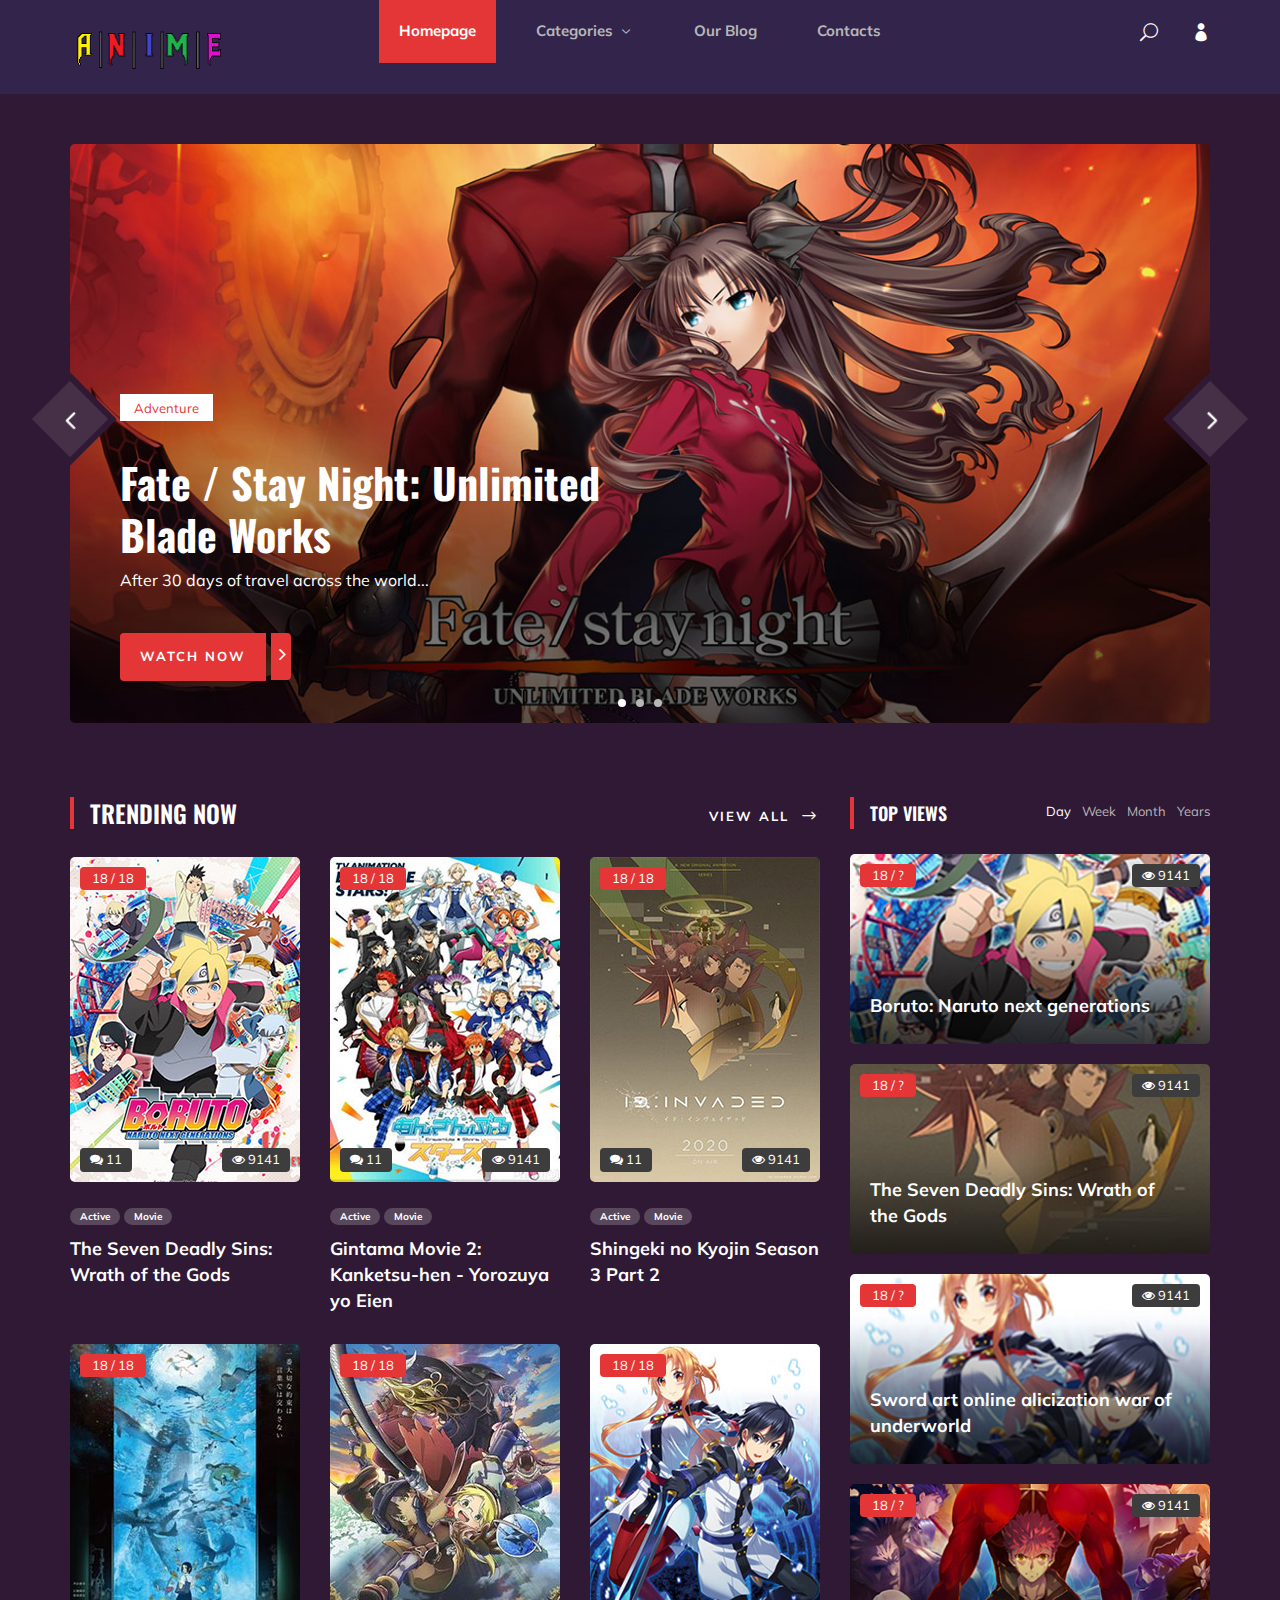
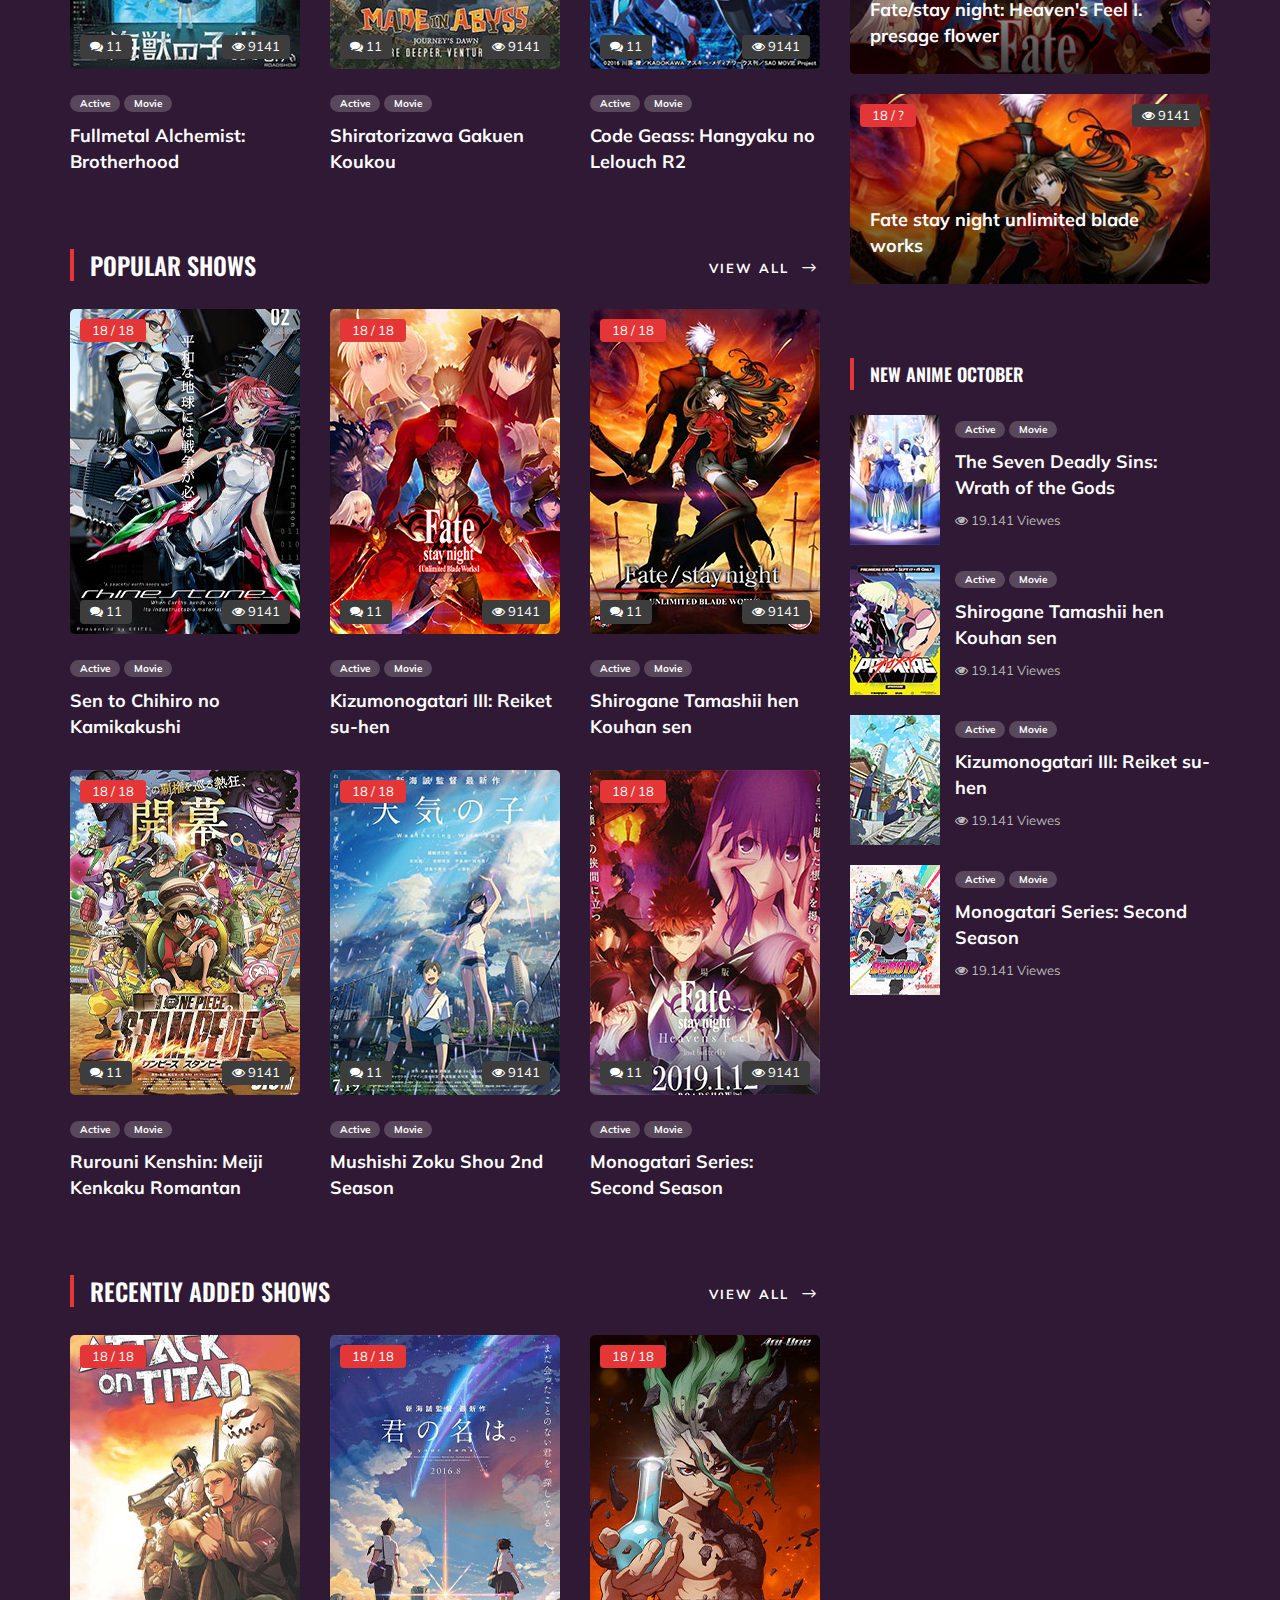
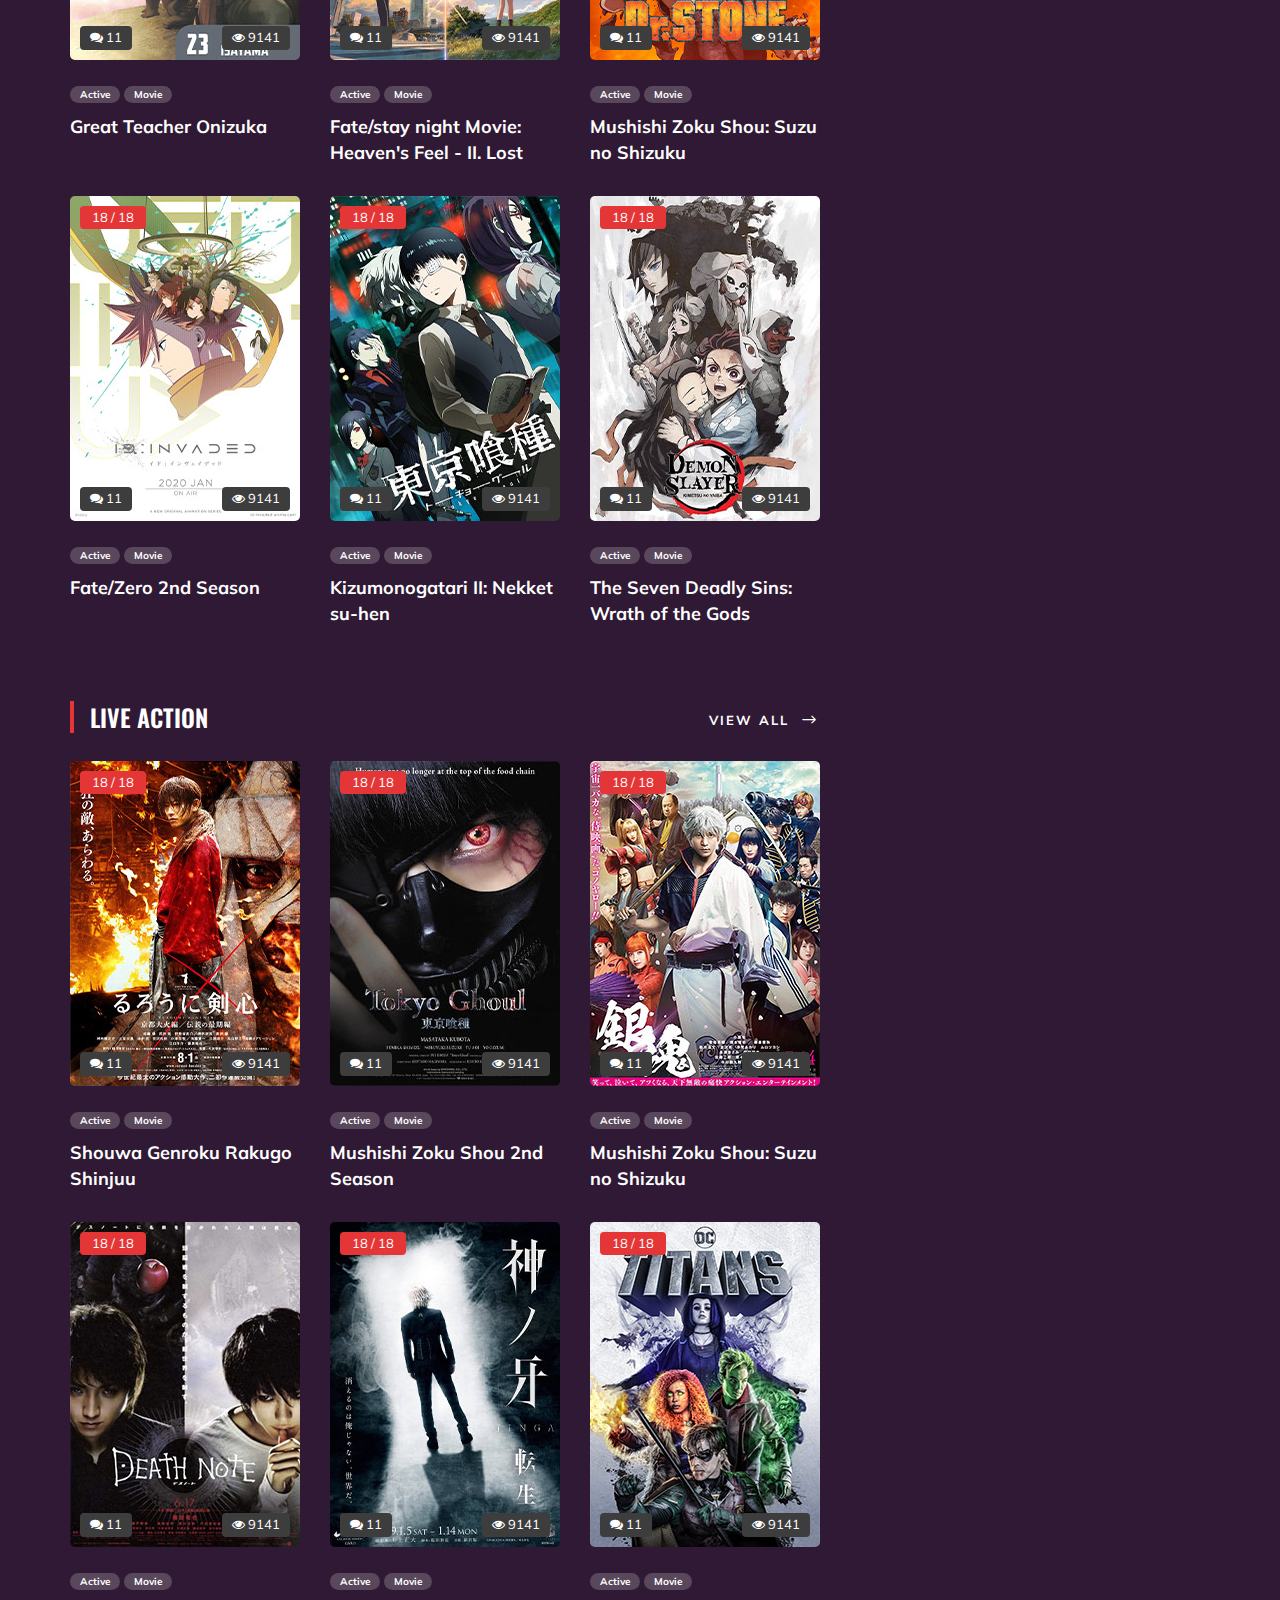
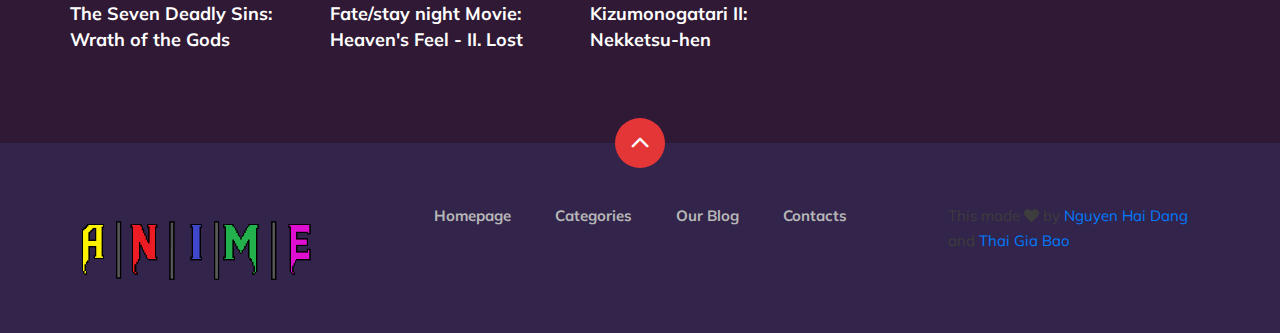
<file: index.html>
<!DOCTYPE html>
<html lang="zxx">

<head>
    <meta charset="UTF-8">
    <meta name="description" content="Anime Template">
    <meta name="keywords" content="Anime, unica, creative, html">
    <meta name="viewport" content="width=device-width, initial-scale=1.0">
    <meta http-equiv="X-UA-Compatible" content="ie=edge">
    <title>Trang Chủ</title>

    <!-- Google Font -->
    <link href="https://fonts.googleapis.com/css2?family=Oswald:wght@300;400;500;600;700&display=swap" rel="stylesheet">
    <link href="https://fonts.googleapis.com/css2?family=Mulish:wght@300;400;500;600;700;800;900&display=swap"
        rel="stylesheet">

    <!-- Css Styles -->
    <link rel="stylesheet" href="css/bootstrap.min.css" type="text/css">
    <link rel="stylesheet" href="css/font-awesome.min.css" type="text/css">
    <link rel="stylesheet" href="css/elegant-icons.css" type="text/css">
    <link rel="stylesheet" href="css/plyr.css" type="text/css">
    <link rel="stylesheet" href="css/nice-select.css" type="text/css">
    <link rel="stylesheet" href="css/owl.carousel.min.css" type="text/css">
    <link rel="stylesheet" href="css/slicknav.min.css" type="text/css">
    <link rel="stylesheet" href="css/style.css" type="text/css">
</head>

<body>
    <!-- Page Preloder -->
    <div id="preloder">
        <div class="loader"></div>
    </div>

    <!-- Header Section Begin -->
    <header class="header">
        <div class="container">
            <div class="row">
                <div class="col-lg-2">
                    <div class="header__logo">
                        <a href="./index.html">
                            <img src="img/logo.jpg" alt="">
                        </a>
                    </div>
                </div>
                <div class="col-lg-8">
                    <div class="header__nav">
                        <nav class="header__menu mobile-menu">
                            <ul>
                                <li class="active"><a href="./index.html">Homepage</a></li>
                                <li><a href="./categories.html">Categories <span class="arrow_carrot-down"></span></a>
                                    <ul class="dropdown">
                                        <li><a href="./categories.html">Categories</a></li>
                                        <li><a href="./anime-details.html">Anime Details</a></li>
                                        <li><a href="./anime-watching.html">Anime Watching</a></li>
                                        <li><a href="./blog-details.html">Blog Details</a></li>
                                        <li><a href="./signup.html">Sign Up</a></li>
                                        <li><a href="./login.html">Login</a></li>
                                    </ul>
                                </li>
                                <li><a href="./blog.html">Our Blog</a></li>
                                <li><a href="#">Contacts</a></li>
                            </ul>
                        </nav>
                    </div>
                </div>
                <div class="col-lg-2">
                    <div class="header__right">
                        <a href="#" class="search-switch"><span class="icon_search"></span></a>
                        <a href="./login.html"><span class="icon_profile"></span></a>
                    </div>
                </div>
            </div>
            <div id="mobile-menu-wrap"></div>
        </div>
    </header>
    <!-- Header End -->

    <!-- Hero Section Begin -->
    <section class="hero">
        <div class="container">
            <div class="hero__slider owl-carousel">
                <div class="hero__items set-bg" data-setbg="img/hero/hero-1.jpg">
                    <div class="row">
                        <div class="col-lg-6">
                            <div class="hero__text">
                                <div class="label">Adventure</div>
                                <h2>Fate / Stay Night: Unlimited Blade Works</h2>
                                <p>After 30 days of travel across the world...</p>
                                <a href="#"><span>Watch Now</span> <i class="fa fa-angle-right"></i></a>
                            </div>
                        </div>
                    </div>
                </div>
                <div class="hero__items set-bg" data-setbg="img/hero/hero-1.jpg">
                    <div class="row">
                        <div class="col-lg-6">
                            <div class="hero__text">
                                <div class="label">Adventure</div>
                                <h2>Fate / Stay Night: Unlimited Blade Works</h2>
                                <p>After 30 days of travel across the world...</p>
                                <a href="#"><span>Watch Now</span> <i class="fa fa-angle-right"></i></a>
                            </div>
                        </div>
                    </div>
                </div>
                <div class="hero__items set-bg" data-setbg="img/hero/hero-1.jpg">
                    <div class="row">
                        <div class="col-lg-6">
                            <div class="hero__text">
                                <div class="label">Adventure</div>
                                <h2>Fate / Stay Night: Unlimited Blade Works</h2>
                                <p>After 30 days of travel across the world...</p>
                                <a href="#"><span>Watch Now</span> <i class="fa fa-angle-right"></i></a>
                            </div>
                        </div>
                    </div>
                </div>
            </div>
        </div>
    </section>
    <!-- Hero Section End -->

    <!-- Product Section Begin -->
    <section class="product spad">
        <div class="container">
            <div class="row">
                <div class="col-lg-8">
                    <div class="trending__product">
                        <div class="row">
                            <div class="col-lg-8 col-md-8 col-sm-8">
                                <div class="section-title">
                                    <h4>Trending Now</h4>
                                </div>
                            </div>
                            <div class="col-lg-4 col-md-4 col-sm-4">
                                <div class="btn__all">
                                    <a href="#" class="primary-btn">View All <span class="arrow_right"></span></a>
                                </div>
                            </div>
                        </div>
                        <div class="row">
                            <div class="col-lg-4 col-md-6 col-sm-6">
                                <div class="product__item">
                                    <div class="product__item__pic set-bg" data-setbg="img/trending/trend-1.jpg">
                                        <div class="ep">18 / 18</div>
                                        <div class="comment"><i class="fa fa-comments"></i> 11</div>
                                        <div class="view"><i class="fa fa-eye"></i> 9141</div>
                                    </div>
                                    <div class="product__item__text">
                                        <ul>
                                            <li>Active</li>
                                            <li>Movie</li>
                                        </ul>
                                        <h5><a href="#">The Seven Deadly Sins: Wrath of the Gods</a></h5>
                                    </div>
                                </div>
                            </div>
                            <div class="col-lg-4 col-md-6 col-sm-6">
                                <div class="product__item">
                                    <div class="product__item__pic set-bg" data-setbg="img/trending/trend-2.jpg">
                                        <div class="ep">18 / 18</div>
                                        <div class="comment"><i class="fa fa-comments"></i> 11</div>
                                        <div class="view"><i class="fa fa-eye"></i> 9141</div>
                                    </div>
                                    <div class="product__item__text">
                                        <ul>
                                            <li>Active</li>
                                            <li>Movie</li>
                                        </ul>
                                        <h5><a href="#">Gintama Movie 2: Kanketsu-hen - Yorozuya yo Eien</a></h5>
                                    </div>
                                </div>
                            </div>
                            <div class="col-lg-4 col-md-6 col-sm-6">
                                <div class="product__item">
                                    <div class="product__item__pic set-bg" data-setbg="img/trending/trend-3.jpg">
                                        <div class="ep">18 / 18</div>
                                        <div class="comment"><i class="fa fa-comments"></i> 11</div>
                                        <div class="view"><i class="fa fa-eye"></i> 9141</div>
                                    </div>
                                    <div class="product__item__text">
                                        <ul>
                                            <li>Active</li>
                                            <li>Movie</li>
                                        </ul>
                                        <h5><a href="#">Shingeki no Kyojin Season 3 Part 2</a></h5>
                                    </div>
                                </div>
                            </div>
                            <div class="col-lg-4 col-md-6 col-sm-6">
                                <div class="product__item">
                                    <div class="product__item__pic set-bg" data-setbg="img/trending/trend-4.jpg">
                                        <div class="ep">18 / 18</div>
                                        <div class="comment"><i class="fa fa-comments"></i> 11</div>
                                        <div class="view"><i class="fa fa-eye"></i> 9141</div>
                                    </div>
                                    <div class="product__item__text">
                                        <ul>
                                            <li>Active</li>
                                            <li>Movie</li>
                                        </ul>
                                        <h5><a href="#">Fullmetal Alchemist: Brotherhood</a></h5>
                                    </div>
                                </div>
                            </div>
                            <div class="col-lg-4 col-md-6 col-sm-6">
                                <div class="product__item">
                                    <div class="product__item__pic set-bg" data-setbg="img/trending/trend-5.jpg">
                                        <div class="ep">18 / 18</div>
                                        <div class="comment"><i class="fa fa-comments"></i> 11</div>
                                        <div class="view"><i class="fa fa-eye"></i> 9141</div>
                                    </div>
                                    <div class="product__item__text">
                                        <ul>
                                            <li>Active</li>
                                            <li>Movie</li>
                                        </ul>
                                        <h5><a href="#">Shiratorizawa Gakuen Koukou</a></h5>
                                    </div>
                                </div>
                            </div>
                            <div class="col-lg-4 col-md-6 col-sm-6">
                                <div class="product__item">
                                    <div class="product__item__pic set-bg" data-setbg="img/trending/trend-6.jpg">
                                        <div class="ep">18 / 18</div>
                                        <div class="comment"><i class="fa fa-comments"></i> 11</div>
                                        <div class="view"><i class="fa fa-eye"></i> 9141</div>
                                    </div>
                                    <div class="product__item__text">
                                        <ul>
                                            <li>Active</li>
                                            <li>Movie</li>
                                        </ul>
                                        <h5><a href="#">Code Geass: Hangyaku no Lelouch R2</a></h5>
                                    </div>
                                </div>
                            </div>
                        </div>
                    </div>
                    <div class="popular__product">
                        <div class="row">
                            <div class="col-lg-8 col-md-8 col-sm-8">
                                <div class="section-title">

                                    <h4>Popular Shows</h4>
                                </div>
                            </div>
                            <div class="col-lg-4 col-md-4 col-sm-4">
                                <div class="btn__all">
                                    <a href="#" class="primary-btn">View All <span class="arrow_right"></span></a>
                                </div>
                            </div>
                        </div>
                        <div class="row">
                            <div class="col-lg-4 col-md-6 col-sm-6">
                                <div class="product__item">
                                    <div class="product__item__pic set-bg" data-setbg="img/popular/popular-1.jpg">
                                        <div class="ep">18 / 18</div>
                                        <div class="comment"><i class="fa fa-comments"></i> 11</div>
                                        <div class="view"><i class="fa fa-eye"></i> 9141</div>
                                    </div>
                                    <div class="product__item__text">
                                        <ul>
                                            <li>Active</li>
                                            <li>Movie</li>
                                        </ul>
                                        <h5><a href="#">Sen to Chihiro no Kamikakushi</a></h5>
                                    </div>
                                </div>
                            </div>
                            <div class="col-lg-4 col-md-6 col-sm-6">
                                <div class="product__item">
                                    <div class="product__item__pic set-bg" data-setbg="img/popular/popular-2.jpg">
                                        <div class="ep">18 / 18</div>
                                        <div class="comment"><i class="fa fa-comments"></i> 11</div>
                                        <div class="view"><i class="fa fa-eye"></i> 9141</div>
                                    </div>
                                    <div class="product__item__text">
                                        <ul>
                                            <li>Active</li>
                                            <li>Movie</li>
                                        </ul>
                                        <h5><a href="#">Kizumonogatari III: Reiket su-hen</a></h5>
                                    </div>
                                </div>
                            </div>
                            <div class="col-lg-4 col-md-6 col-sm-6">
                                <div class="product__item">
                                    <div class="product__item__pic set-bg" data-setbg="img/popular/popular-3.jpg">
                                        <div class="ep">18 / 18</div>
                                        <div class="comment"><i class="fa fa-comments"></i> 11</div>
                                        <div class="view"><i class="fa fa-eye"></i> 9141</div>
                                    </div>
                                    <div class="product__item__text">
                                        <ul>
                                            <li>Active</li>
                                            <li>Movie</li>
                                        </ul>
                                        <h5><a href="#">Shirogane Tamashii hen Kouhan sen</a></h5>
                                    </div>
                                </div>
                            </div>
                            <div class="col-lg-4 col-md-6 col-sm-6">
                                <div class="product__item">
                                    <div class="product__item__pic set-bg" data-setbg="img/popular/popular-4.jpg">
                                        <div class="ep">18 / 18</div>
                                        <div class="comment"><i class="fa fa-comments"></i> 11</div>
                                        <div class="view"><i class="fa fa-eye"></i> 9141</div>
                                    </div>
                                    <div class="product__item__text">
                                        <ul>
                                            <li>Active</li>
                                            <li>Movie</li>
                                        </ul>
                                        <h5><a href="#">Rurouni Kenshin: Meiji Kenkaku Romantan</a></h5>
                                    </div>
                                </div>
                            </div>
                            <div class="col-lg-4 col-md-6 col-sm-6">
                                <div class="product__item">
                                    <div class="product__item__pic set-bg" data-setbg="img/popular/popular-5.jpg">
                                        <div class="ep">18 / 18</div>
                                        <div class="comment"><i class="fa fa-comments"></i> 11</div>
                                        <div class="view"><i class="fa fa-eye"></i> 9141</div>
                                    </div>
                                    <div class="product__item__text">
                                        <ul>
                                            <li>Active</li>
                                            <li>Movie</li>
                                        </ul>
                                        <h5><a href="#">Mushishi Zoku Shou 2nd Season</a></h5>
                                    </div>
                                </div>
                            </div>
                            <div class="col-lg-4 col-md-6 col-sm-6">
                                <div class="product__item">
                                    <div class="product__item__pic set-bg" data-setbg="img/popular/popular-6.jpg">
                                        <div class="ep">18 / 18</div>
                                        <div class="comment"><i class="fa fa-comments"></i> 11</div>
                                        <div class="view"><i class="fa fa-eye"></i> 9141</div>
                                    </div>
                                    <div class="product__item__text">
                                        <ul>
                                            <li>Active</li>
                                            <li>Movie</li>
                                        </ul>
                                        <h5><a href="#">Monogatari Series: Second Season</a></h5>
                                    </div>
                                </div>
                            </div>
                        </div>
                    </div>
                    <div class="recent__product">
                        <div class="row">
                            <div class="col-lg-8 col-md-8 col-sm-8">
                                <div class="section-title">

                                    <h4>Recently Added Shows</h4>
                                </div>
                            </div>
                            <div class="col-lg-4 col-md-4 col-sm-4">
                                <div class="btn__all">
                                    <a href="#" class="primary-btn">View All <span class="arrow_right"></span></a>
                                </div>
                            </div>
                        </div>
                        <div class="row">
                            <div class="col-lg-4 col-md-6 col-sm-6">
                                <div class="product__item">
                                    <div class="product__item__pic set-bg" data-setbg="img/recent/recent-1.jpg">
                                        <div class="ep">18 / 18</div>
                                        <div class="comment"><i class="fa fa-comments"></i> 11</div>
                                        <div class="view"><i class="fa fa-eye"></i> 9141</div>
                                    </div>
                                    <div class="product__item__text">
                                        <ul>
                                            <li>Active</li>
                                            <li>Movie</li>
                                        </ul>
                                        <h5><a href="#">Great Teacher Onizuka</a></h5>
                                    </div>
                                </div>
                            </div>
                            <div class="col-lg-4 col-md-6 col-sm-6">
                                <div class="product__item">
                                    <div class="product__item__pic set-bg" data-setbg="img/recent/recent-2.jpg">
                                        <div class="ep">18 / 18</div>
                                        <div class="comment"><i class="fa fa-comments"></i> 11</div>
                                        <div class="view"><i class="fa fa-eye"></i> 9141</div>
                                    </div>
                                    <div class="product__item__text">
                                        <ul>
                                            <li>Active</li>
                                            <li>Movie</li>
                                        </ul>
                                        <h5><a href="#">Fate/stay night Movie: Heaven's Feel - II. Lost</a></h5>
                                    </div>
                                </div>
                            </div>
                            <div class="col-lg-4 col-md-6 col-sm-6">
                                <div class="product__item">
                                    <div class="product__item__pic set-bg" data-setbg="img/recent/recent-3.jpg">
                                        <div class="ep">18 / 18</div>
                                        <div class="comment"><i class="fa fa-comments"></i> 11</div>
                                        <div class="view"><i class="fa fa-eye"></i> 9141</div>
                                    </div>
                                    <div class="product__item__text">
                                        <ul>
                                            <li>Active</li>
                                            <li>Movie</li>
                                        </ul>
                                        <h5><a href="#">Mushishi Zoku Shou: Suzu no Shizuku</a></h5>
                                    </div>
                                </div>
                            </div>
                            <div class="col-lg-4 col-md-6 col-sm-6">
                                <div class="product__item">
                                    <div class="product__item__pic set-bg" data-setbg="img/recent/recent-4.jpg">
                                        <div class="ep">18 / 18</div>
                                        <div class="comment"><i class="fa fa-comments"></i> 11</div>
                                        <div class="view"><i class="fa fa-eye"></i> 9141</div>
                                    </div>
                                    <div class="product__item__text">
                                        <ul>
                                            <li>Active</li>
                                            <li>Movie</li>
                                        </ul>
                                        <h5><a href="#">Fate/Zero 2nd Season</a></h5>
                                    </div>
                                </div>
                            </div>
                            <div class="col-lg-4 col-md-6 col-sm-6">
                                <div class="product__item">
                                    <div class="product__item__pic set-bg" data-setbg="img/recent/recent-5.jpg">
                                        <div class="ep">18 / 18</div>
                                        <div class="comment"><i class="fa fa-comments"></i> 11</div>
                                        <div class="view"><i class="fa fa-eye"></i> 9141</div>
                                    </div>
                                    <div class="product__item__text">
                                        <ul>
                                            <li>Active</li>
                                            <li>Movie</li>
                                        </ul>
                                        <h5><a href="#">Kizumonogatari II: Nekket su-hen</a></h5>
                                    </div>
                                </div>
                            </div>
                            <div class="col-lg-4 col-md-6 col-sm-6">
                                <div class="product__item">
                                    <div class="product__item__pic set-bg" data-setbg="img/recent/recent-6.jpg">
                                        <div class="ep">18 / 18</div>
                                        <div class="comment"><i class="fa fa-comments"></i> 11</div>
                                        <div class="view"><i class="fa fa-eye"></i> 9141</div>
                                    </div>
                                    <div class="product__item__text">
                                        <ul>
                                            <li>Active</li>
                                            <li>Movie</li>
                                        </ul>
                                        <h5><a href="#">The Seven Deadly Sins: Wrath of the Gods</a></h5>
                                    </div>
                                </div>
                            </div>
                        </div>
                    </div>
                    <div class="live__product">
                        <div class="row">
                            <div class="col-lg-8 col-md-8 col-sm-8">
                                <div class="section-title">
                                    <h4>Live Action</h4>
                                </div>
                            </div>
                            <div class="col-lg-4 col-md-4 col-sm-4">
                                <div class="btn__all">
                                    <a href="#" class="primary-btn">View All <span class="arrow_right"></span></a>
                                </div>
                            </div>
                        </div>
                        <div class="row">
                            <div class="col-lg-4 col-md-6 col-sm-6">
                                <div class="product__item">
                                    <div class="product__item__pic set-bg" data-setbg="img/live/live-1.jpg">
                                        <div class="ep">18 / 18</div>
                                        <div class="comment"><i class="fa fa-comments"></i> 11</div>
                                        <div class="view"><i class="fa fa-eye"></i> 9141</div>
                                    </div>
                                    <div class="product__item__text">
                                        <ul>
                                            <li>Active</li>
                                            <li>Movie</li>
                                        </ul>
                                        <h5><a href="#">Shouwa Genroku Rakugo Shinjuu</a></h5>
                                    </div>
                                </div>
                            </div>
                            <div class="col-lg-4 col-md-6 col-sm-6">
                                <div class="product__item">
                                    <div class="product__item__pic set-bg" data-setbg="img/live/live-2.jpg">
                                        <div class="ep">18 / 18</div>
                                        <div class="comment"><i class="fa fa-comments"></i> 11</div>
                                        <div class="view"><i class="fa fa-eye"></i> 9141</div>
                                    </div>
                                    <div class="product__item__text">
                                        <ul>
                                            <li>Active</li>
                                            <li>Movie</li>
                                        </ul>
                                        <h5><a href="#">Mushishi Zoku Shou 2nd Season</a></h5>
                                    </div>
                                </div>
                            </div>
                            <div class="col-lg-4 col-md-6 col-sm-6">
                                <div class="product__item">
                                    <div class="product__item__pic set-bg" data-setbg="img/live/live-3.jpg">
                                        <div class="ep">18 / 18</div>
                                        <div class="comment"><i class="fa fa-comments"></i> 11</div>
                                        <div class="view"><i class="fa fa-eye"></i> 9141</div>
                                    </div>
                                    <div class="product__item__text">
                                        <ul>
                                            <li>Active</li>
                                            <li>Movie</li>
                                        </ul>
                                        <h5><a href="#">Mushishi Zoku Shou: Suzu no Shizuku</a></h5>
                                    </div>
                                </div>
                            </div>
                            <div class="col-lg-4 col-md-6 col-sm-6">
                                <div class="product__item">
                                    <div class="product__item__pic set-bg" data-setbg="img/live/live-4.jpg">
                                        <div class="ep">18 / 18</div>
                                        <div class="comment"><i class="fa fa-comments"></i> 11</div>
                                        <div class="view"><i class="fa fa-eye"></i> 9141</div>
                                    </div>
                                    <div class="product__item__text">
                                        <ul>
                                            <li>Active</li>
                                            <li>Movie</li>
                                        </ul>
                                        <h5><a href="#">The Seven Deadly Sins: Wrath of the Gods</a></h5>
                                    </div>
                                </div>
                            </div>
                            <div class="col-lg-4 col-md-6 col-sm-6">
                                <div class="product__item">
                                    <div class="product__item__pic set-bg" data-setbg="img/live/live-5.jpg">
                                        <div class="ep">18 / 18</div>
                                        <div class="comment"><i class="fa fa-comments"></i> 11</div>
                                        <div class="view"><i class="fa fa-eye"></i> 9141</div>
                                    </div>
                                    <div class="product__item__text">
                                        <ul>
                                            <li>Active</li>
                                            <li>Movie</li>
                                        </ul>
                                        <h5><a href="#">Fate/stay night Movie: Heaven's Feel - II. Lost</a></h5>
                                    </div>
                                </div>
                            </div>
                            <div class="col-lg-4 col-md-6 col-sm-6">
                                <div class="product__item">
                                    <div class="product__item__pic set-bg" data-setbg="img/live/live-6.jpg">
                                        <div class="ep">18 / 18</div>
                                        <div class="comment"><i class="fa fa-comments"></i> 11</div>
                                        <div class="view"><i class="fa fa-eye"></i> 9141</div>
                                    </div>
                                    <div class="product__item__text">
                                        <ul>
                                            <li>Active</li>
                                            <li>Movie</li>
                                        </ul>
                                        <h5><a href="#">Kizumonogatari II: Nekketsu-hen</a></h5>
                                    </div>
                                </div>
                            </div>
                        </div>
                    </div>
                </div>
                <div class="col-lg-4 col-md-6 col-sm-8">
                    <div class="product__sidebar">
                        <div class="product__sidebar__view">
                            <div class="section-title">
                                <h5>Top Views</h5>
                            </div>
                            <ul class="filter__controls">
                                <li class="active" data-filter="*">Day</li>
                                <li data-filter=".week">Week</li>
                                <li data-filter=".month">Month</li>
                                <li data-filter=".years">Years</li>
                            </ul>
                            <div class="filter__gallery">
                                <div class="product__sidebar__view__item set-bg mix day years"
                                    data-setbg="img/sidebar/tv-1.jpg">
                                    <div class="ep">18 / ?</div>
                                    <div class="view"><i class="fa fa-eye"></i> 9141</div>
                                    <h5><a href="#">Boruto: Naruto next generations</a></h5>
                                </div>
                                <div class="product__sidebar__view__item set-bg mix month week"
                                    data-setbg="img/sidebar/tv-2.jpg">
                                    <div class="ep">18 / ?</div>
                                    <div class="view"><i class="fa fa-eye"></i> 9141</div>
                                    <h5><a href="#">The Seven Deadly Sins: Wrath of the Gods</a></h5>
                                </div>
                                <div class="product__sidebar__view__item set-bg mix week years"
                                    data-setbg="img/sidebar/tv-3.jpg">
                                    <div class="ep">18 / ?</div>
                                    <div class="view"><i class="fa fa-eye"></i> 9141</div>
                                    <h5><a href="#">Sword art online alicization war of underworld</a></h5>
                                </div>
                                <div class="product__sidebar__view__item set-bg mix years month"
                                    data-setbg="img/sidebar/tv-4.jpg">
                                    <div class="ep">18 / ?</div>
                                    <div class="view"><i class="fa fa-eye"></i> 9141</div>
                                    <h5><a href="#">Fate/stay night: Heaven's Feel I. presage flower</a></h5>
                                </div>
                                <div class="product__sidebar__view__item set-bg mix day"
                                    data-setbg="img/sidebar/tv-5.jpg">
                                    <div class="ep">18 / ?</div>
                                    <div class="view"><i class="fa fa-eye"></i> 9141</div>
                                    <h5><a href="#">Fate stay night unlimited blade works</a></h5>
                                </div>
                            </div>
                        </div>
                        <div class="product__sidebar__comment">
                            <div class="section-title">
                                <h5>New Anime October</h5>
                            </div>
                            <div class="product__sidebar__comment__item">
                                <div class="product__sidebar__comment__item__pic">
                                    <img src="img/sidebar/comment-1.jpg" alt="">
                                </div>
                                <div class="product__sidebar__comment__item__text">
                                    <ul>
                                        <li>Active</li>
                                        <li>Movie</li>
                                    </ul>
                                    <h5><a href="#">The Seven Deadly Sins: Wrath of the Gods</a></h5>
                                    <span><i class="fa fa-eye"></i> 19.141 Viewes</span>
                                </div>
                            </div>
                            <div class="product__sidebar__comment__item">
                                <div class="product__sidebar__comment__item__pic">
                                    <img src="img/sidebar/comment-2.jpg" alt="">
                                </div>
                                <div class="product__sidebar__comment__item__text">
                                    <ul>
                                        <li>Active</li>
                                        <li>Movie</li>
                                    </ul>
                                    <h5><a href="#">Shirogane Tamashii hen Kouhan sen</a></h5>
                                    <span><i class="fa fa-eye"></i> 19.141 Viewes</span>
                                </div>
                            </div>
                            <div class="product__sidebar__comment__item">
                                <div class="product__sidebar__comment__item__pic">
                                    <img src="img/sidebar/comment-3.jpg" alt="">
                                </div>
                                <div class="product__sidebar__comment__item__text">
                                    <ul>
                                        <li>Active</li>
                                        <li>Movie</li>
                                    </ul>
                                    <h5><a href="#">Kizumonogatari III: Reiket su-hen</a></h5>
                                    <span><i class="fa fa-eye"></i> 19.141 Viewes</span>
                                </div>
                            </div>
                            <div class="product__sidebar__comment__item">
                                <div class="product__sidebar__comment__item__pic">
                                    <img src="img/sidebar/comment-4.jpg" alt="">
                                </div>
                                <div class="product__sidebar__comment__item__text">
                                    <ul>
                                        <li>Active</li>
                                        <li>Movie</li>
                                    </ul>
                                    <h5><a href="#">Monogatari Series: Second Season</a></h5>
                                    <span><i class="fa fa-eye"></i> 19.141 Viewes</span>
                                </div>
                            </div>
                        </div>
                    </div>
                </div>
            </div>
        </div>
    </section>
    <!-- Product Section End -->

    <!-- Footer Section Begin -->
    <footer class="footer">
        <div class="page-up">
            <a href="#" id="scrollToTopButton"><span class="arrow_carrot-up"></span></a>
        </div>
        <div class="container">
            <div class="row">
                <div class="col-lg-3">
                    <div class="footer__logo">
                        <a href="./index.html"><img src="img/logo.jpg" alt=""></a>
                    </div>
                </div>
                <div class="col-lg-6">
                    <div class="footer__nav">
                        <ul>
                            <li class="active"><a href="./index.html">Homepage</a></li>
                            <li><a href="./categories.html">Categories</a></li>
                            <li><a href="./blog.html">Our Blog</a></li>
                            <li><a href="#">Contacts</a></li>
                        </ul>
                    </div>
                </div>
                <div class="col-lg-3">
                    <p>
                        This made <i class="fa fa-heart" aria-hidden="true"></i> by 
                        <a href="https://www.facebook.com/Gnad.Iah19" target="_blank">Nguyen Hai Dang</a> and 
                        <a href="https://www.facebook.com/tgb2311" target="_blank">Thai Gia Bao</a>
                    </p>

                </div>
            </div>
        </div>
    </footer>
    <!-- Footer Section End -->

    <!-- Search model Begin -->
    <div class="search-model">
        <div class="h-100 d-flex align-items-center justify-content-center">
            <div class="search-close-switch"><i class="icon_close"></i></div>
            <form class="search-model-form">
                <input type="text" id="search-input" placeholder="Search here.....">
            </form>
        </div>
    </div>
    <!-- Search model end -->

    <!-- Js Plugins -->
    <script src="js/jquery-3.3.1.min.js"></script>
    <script src="js/bootstrap.min.js"></script>
    <script src="js/player.js"></script>
    <script src="js/jquery.nice-select.min.js"></script>
    <script src="js/mixitup.min.js"></script>
    <script src="js/jquery.slicknav.js"></script>
    <script src="js/owl.carousel.min.js"></script>
    <script src="js/main.js"></script>


</body>

</html>
</file>
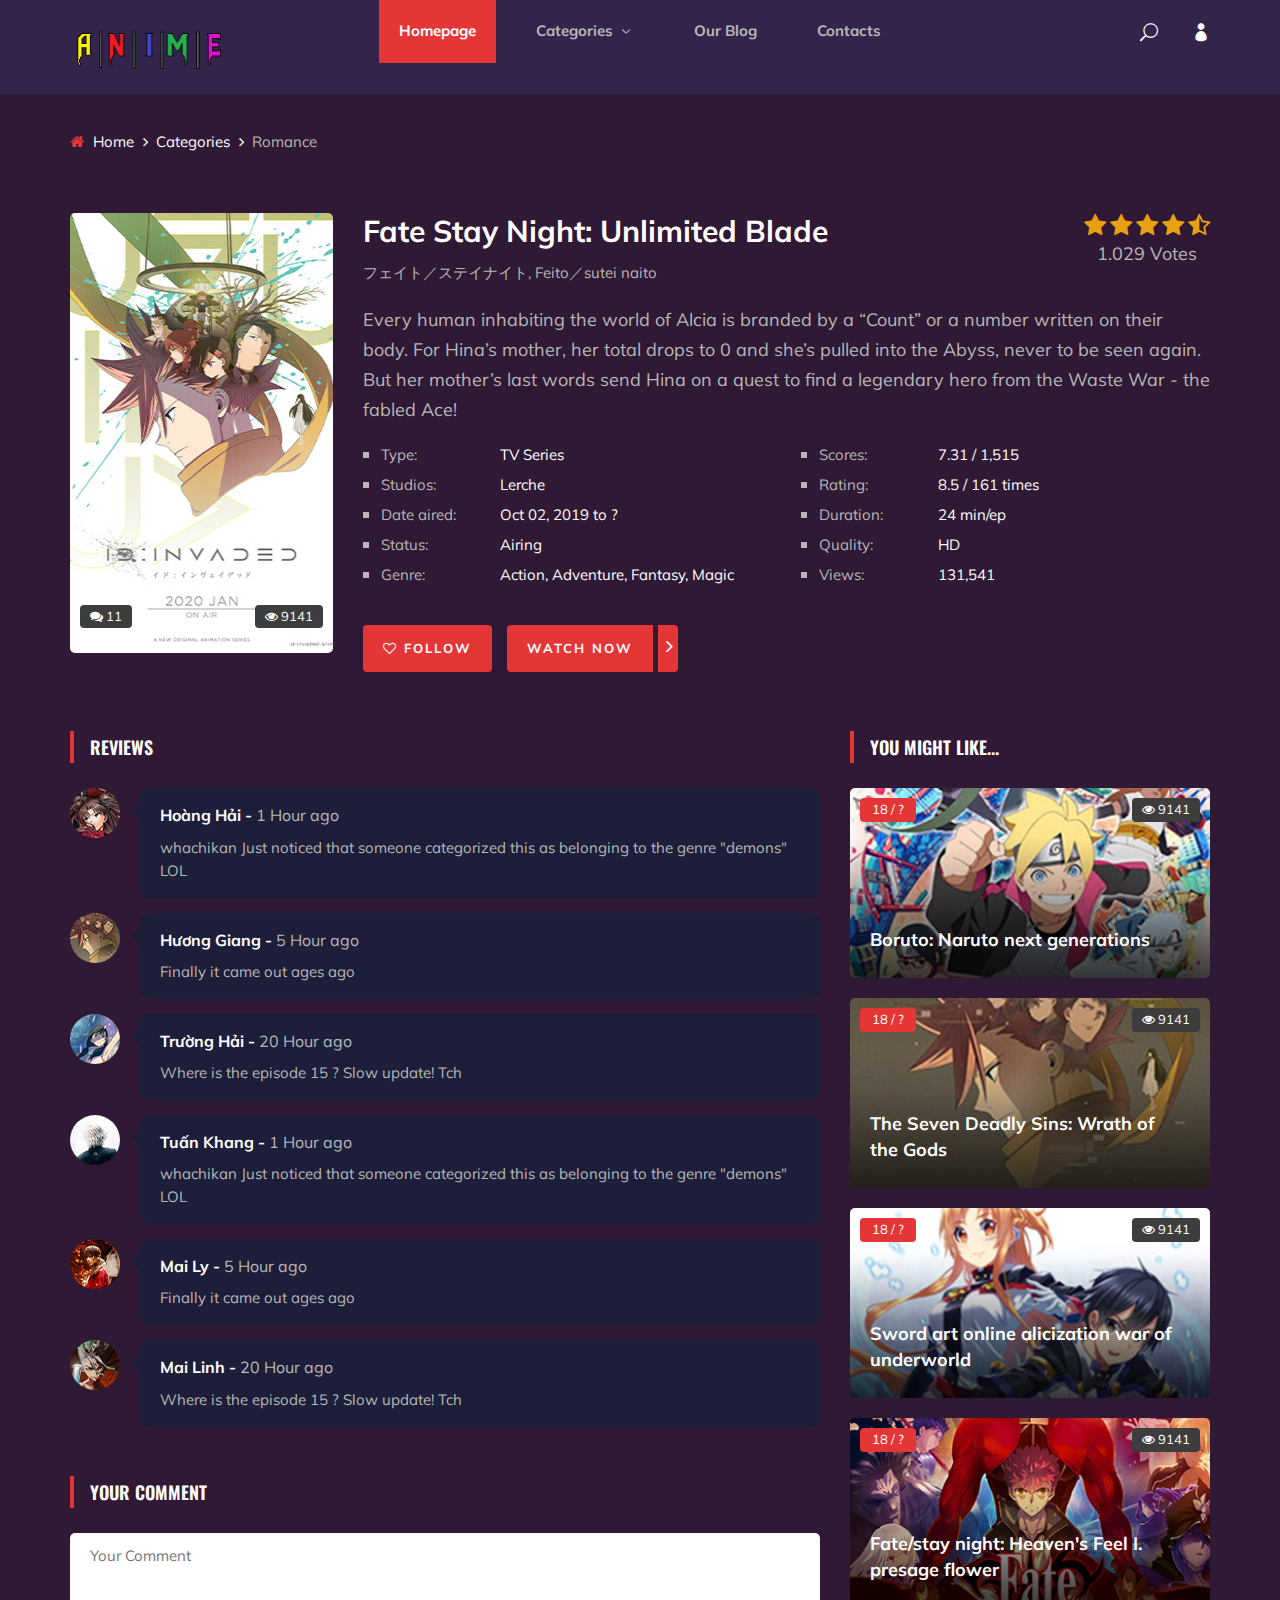
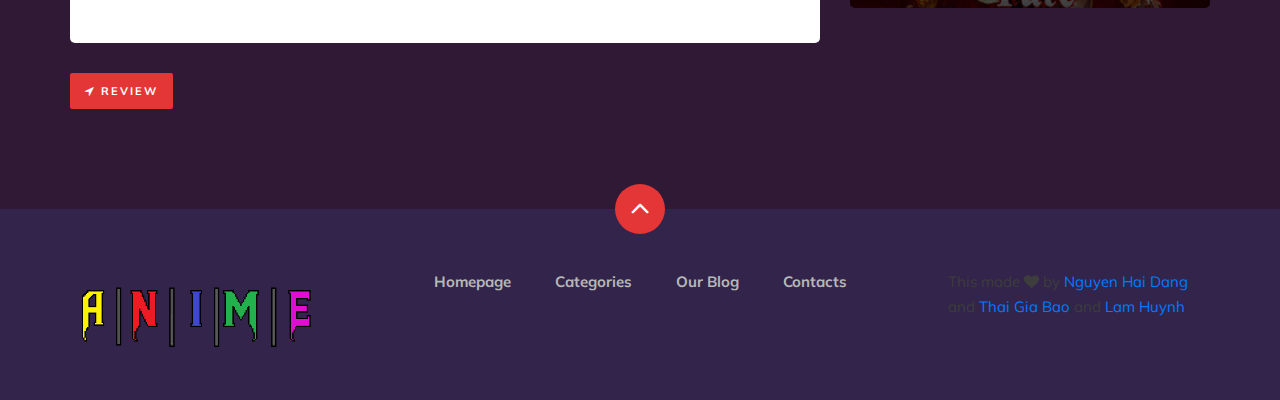
<file: anime-details.html>
<!DOCTYPE html>
<html lang="zxx">

<head>
    <meta charset="UTF-8">
    <meta name="description" content="Anime Template">
    <meta name="keywords" content="Anime, unica, creative, html">
    <meta name="viewport" content="width=device-width, initial-scale=1.0">
    <meta http-equiv="X-UA-Compatible" content="ie=edge">
    <title>Chi tiết phim</title>

    <!-- Google Font -->
    <link href="https://fonts.googleapis.com/css2?family=Oswald:wght@300;400;500;600;700&display=swap" rel="stylesheet">
    <link href="https://fonts.googleapis.com/css2?family=Mulish:wght@300;400;500;600;700;800;900&display=swap"
    rel="stylesheet">

    <!-- Css Styles -->
    <link rel="stylesheet" href="css/bootstrap.min.css" type="text/css">
    <link rel="stylesheet" href="css/font-awesome.min.css" type="text/css">
    <link rel="stylesheet" href="css/elegant-icons.css" type="text/css">
    <link rel="stylesheet" href="css/plyr.css" type="text/css">
    <link rel="stylesheet" href="css/nice-select.css" type="text/css">
    <link rel="stylesheet" href="css/owl.carousel.min.css" type="text/css">
    <link rel="stylesheet" href="css/slicknav.min.css" type="text/css">
    <link rel="stylesheet" href="css/style.css" type="text/css">
</head>

<body>
    <!-- Page Preloder -->
    <div id="preloder">
        <div class="loader"></div>
    </div>

    <!-- Header Section Begin -->
    <header class="header">
        <div class="container">
            <div class="row">
                <div class="col-lg-2">
                    <div class="header__logo">
                        <a href="./index.html">
                            <img src="img/logo.jpg" alt="">
                        </a>
                    </div>
                </div>
                <div class="col-lg-8">
                    <div class="header__nav">
                        <nav class="header__menu mobile-menu">
                            <ul>
                                <li class="active"><a href="./index.html">Homepage</a></li>
                                <li><a href="./categories.html">Categories <span class="arrow_carrot-down"></span></a>
                                    <ul class="dropdown">
                                        <li><a href="./categories.html">Categories</a></li>
                                        <li><a href="./anime-details.html">Anime Details</a></li>
                                        <li><a href="./anime-watching.html">Anime Watching</a></li>
                                        <li><a href="./blog-details.html">Blog Details</a></li>
                                        <li><a href="./signup.html">Sign Up</a></li>
                                        <li><a href="./login.html">Login</a></li>
                                    </ul>
                                </li>
                                <li><a href="./blog.html">Our Blog</a></li>
                                <li><a href="#">Contacts</a></li>
                            </ul>
                        </nav>
                    </div>
                </div>
                <div class="col-lg-2">
                    <div class="header__right">
                        <a href="#" class="search-switch"><span class="icon_search"></span></a>
                        <a href="./login.html"><span class="icon_profile"></span></a>
                    </div>
                </div>
            </div>
            <div id="mobile-menu-wrap"></div>
        </div>
    </header>
    <!-- Header End -->

    <!-- Breadcrumb Begin -->
    <div class="breadcrumb-option">
        <div class="container">
            <div class="row">
                <div class="col-lg-12">
                    <div class="breadcrumb__links">
                        <a href="./index.html"><i class="fa fa-home"></i> Home</a>
                        <a href="./categories.html">Categories</a>
                        <span>Romance</span>
                    </div>
                </div>
            </div>
        </div>
    </div>
    <!-- Breadcrumb End -->

    <!-- Anime Section Begin -->
    <section class="anime-details spad">
        <div class="container">
            <div class="anime__details__content">
                <div class="row">
                    <div class="col-lg-3" color="black">
                        <div class="anime__details__pic set-bg" data-setbg="img/anime/details-pic.jpg">
                            <div class="comment"><i class="fa fa-comments"></i> 11</div>
                            <div class="view"><i class="fa fa-eye"></i> 9141</div>
                        </div>
                    </div>
                    <div class="col-lg-9">
                        <div class="anime__details__text">
                            <div class="anime__details__title">
                                <h3>Fate Stay Night: Unlimited Blade</h3>
                                <span>フェイト／ステイナイト, Feito／sutei naito</span>
                            </div>
                            <div class="anime__details__rating">
                                <div class="rating">
                                    <a href="#"><i class="fa fa-star"></i></a>
                                    <a href="#"><i class="fa fa-star"></i></a>
                                    <a href="#"><i class="fa fa-star"></i></a>
                                    <a href="#"><i class="fa fa-star"></i></a>
                                    <a href="#"><i class="fa fa-star-half-o"></i></a>
                                </div>
                                <span>1.029 Votes</span>
                            </div>
                            <p>Every human inhabiting the world of Alcia is branded by a “Count” or a number written on
                                their body. For Hina’s mother, her total drops to 0 and she’s pulled into the Abyss,
                                never to be seen again. But her mother’s last words send Hina on a quest to find a
                            legendary hero from the Waste War - the fabled Ace!</p>
                            <div class="anime__details__widget">
                                <div class="row">
                                    <div class="col-lg-6 col-md-6">
                                        <ul>
                                            <li><span>Type:</span> TV Series</li>
                                            <li><span>Studios:</span> Lerche</li>
                                            <li><span>Date aired:</span> Oct 02, 2019 to ?</li>
                                            <li><span>Status:</span> Airing</li>
                                            <li><span>Genre:</span> Action, Adventure, Fantasy, Magic</li>
                                        </ul>
                                    </div>
                                    <div class="col-lg-6 col-md-6">
                                        <ul>
                                            <li><span>Scores:</span> 7.31 / 1,515</li>
                                            <li><span>Rating:</span> 8.5 / 161 times</li>
                                            <li><span>Duration:</span> 24 min/ep</li>
                                            <li><span>Quality:</span> HD</li>
                                            <li><span>Views:</span> 131,541</li>
                                        </ul>
                                    </div>
                                </div>
                            </div>
                            <div class="anime__details__btn">
                                <a href="#" class="follow-btn"><i class="fa fa-heart-o"></i> Follow</a>
                                <a href="#" class="watch-btn"><span>Watch Now</span> <i
                                    class="fa fa-angle-right"></i></a>
                                </div>
                            </div>
                        </div>
                    </div>
                </div>
                <div class="row">
                    <div class="col-lg-8 col-md-8">
                        <div class="anime__details__review">
                            <div class="section-title">
                                <h5>Reviews</h5>
                            </div>
                            <div class="anime__review__item">
                                <div class="anime__review__item__pic">
                                    <img src="img/anime/review-1.jpg" alt="">
                                </div>
                                <div class="anime__review__item__text">
                                    <h6>Hoàng Hải - <span>1 Hour ago</span></h6>
                                    <p>whachikan Just noticed that someone categorized this as belonging to the genre
                                    "demons" LOL</p>
                                </div>
                            </div>
                            <div class="anime__review__item">
                                <div class="anime__review__item__pic">
                                    <img src="img/anime/review-2.jpg" alt="">
                                </div>
                                <div class="anime__review__item__text">
                                    <h6>Hương Giang - <span>5 Hour ago</span></h6>
                                    <p>Finally it came out ages ago</p>
                                </div>
                            </div>
                            <div class="anime__review__item">
                                <div class="anime__review__item__pic">
                                    <img src="img/anime/review-3.jpg" alt="">
                                </div>
                                <div class="anime__review__item__text">
                                    <h6>Trường Hải - <span>20 Hour ago</span></h6>
                                    <p>Where is the episode 15 ? Slow update! Tch</p>
                                </div>
                            </div>
                            <div class="anime__review__item">
                                <div class="anime__review__item__pic">
                                    <img src="img/anime/review-4.jpg" alt="">
                                </div>
                                <div class="anime__review__item__text">
                                    <h6>Tuấn Khang - <span>1 Hour ago</span></h6>
                                    <p>whachikan Just noticed that someone categorized this as belonging to the genre
                                    "demons" LOL</p>
                                </div>
                            </div>
                            <div class="anime__review__item">
                                <div class="anime__review__item__pic">
                                    <img src="img/anime/review-5.jpg" alt="">
                                </div>
                                <div class="anime__review__item__text">
                                    <h6>Mai Ly - <span>5 Hour ago</span></h6>
                                    <p>Finally it came out ages ago</p>
                                </div>
                            </div>
                            <div class="anime__review__item">
                                <div class="anime__review__item__pic">
                                    <img src="img/anime/review-6.jpg" alt="">
                                </div>
                                <div class="anime__review__item__text">
                                    <h6>Mai Linh - <span>20 Hour ago</span></h6>
                                    <p>Where is the episode 15 ? Slow update! Tch</p>
                                </div>
                            </div>
                        </div>
                        <div class="anime__details__form">
                            <div class="section-title">
                                <h5>Your Comment</h5>
                            </div>
                            <form action="#">
                                <textarea placeholder="Your Comment"></textarea>
                                <button type="submit"><i class="fa fa-location-arrow"></i> Review</button>
                            </form>
                        </div>
                    </div>
                    <div class="col-lg-4 col-md-4">
                        <div class="anime__details__sidebar">
                            <div class="section-title">
                                <h5>you might like...</h5>
                            </div>
                            <div class="product__sidebar__view__item set-bg" data-setbg="img/sidebar/tv-1.jpg">
                                <div class="ep">18 / ?</div>
                                <div class="view"><i class="fa fa-eye"></i> 9141</div>
                                <h5><a href="#">Boruto: Naruto next generations</a></h5>
                            </div>
                            <div class="product__sidebar__view__item set-bg" data-setbg="img/sidebar/tv-2.jpg">
                                <div class="ep">18 / ?</div>
                                <div class="view"><i class="fa fa-eye"></i> 9141</div>
                                <h5><a href="#">The Seven Deadly Sins: Wrath of the Gods</a></h5>
                            </div>
                            <div class="product__sidebar__view__item set-bg" data-setbg="img/sidebar/tv-3.jpg">
                                <div class="ep">18 / ?</div>
                                <div class="view"><i class="fa fa-eye"></i> 9141</div>
                                <h5><a href="#">Sword art online alicization war of underworld</a></h5>
                            </div>
                            <div class="product__sidebar__view__item set-bg" data-setbg="img/sidebar/tv-4.jpg">
                                <div class="ep">18 / ?</div>
                                <div class="view"><i class="fa fa-eye"></i> 9141</div>
                                <h5><a href="#">Fate/stay night: Heaven's Feel I. presage flower</a></h5>
                            </div>
                        </div>
                    </div>
                </div>
            </div>
        </section>
        <!-- Anime Section End -->

        <!-- Footer Section Begin -->
        
        <footer class="footer">
            <div class="page-up">
                <a href="#" id="scrollToTopButton"><span class="arrow_carrot-up"></span></a>
            </div>
            <div class="container">
                <div class="row">
                    <div class="col-lg-3">
                        <div class="footer__logo">
                            <a href="./index.html"><img src="img/logo.jpg" alt=""></a>
                        </div>
                    </div>
                    <div class="col-lg-6">
                        <div class="footer__nav">
                            <ul>
                                <li class="active"><a href="./index.html">Homepage</a></li>
                                <li><a href="./categories.html">Categories</a></li>
                                <li><a href="./blog.html">Our Blog</a></li>
                                <li><a href="#">Contacts</a></li>
                            </ul>
                        </div>
                    </div>
                    <div class="col-lg-3">
                        <p>
                          This made <i class="fa fa-heart" aria-hidden="true"></i> by <a href="https://www.facebook.com/Gnad.Iah19" target="_blank">Nguyen Hai Dang</a> and <a href="https://www.facebook.com/tgb2311" target="_blank">Thai Gia Bao</a>  and <a href="https://www.facebook.com/m1key.sk8" target="_blank">Lam Huynh</a>
                          </p>

                      </div>
                  </div>
              </div>
          </footer>
          <!-- Footer Section End -->

          <!-- Search model Begin -->
          <div class="search-model">
            <div class="h-100 d-flex align-items-center justify-content-center">
                <div class="search-close-switch"><i class="icon_close"></i></div>
                <form class="search-model-form">
                    <input type="text" id="search-input" placeholder="Search here.....">
                </form>
            </div>
        </div>
        <!-- Search model end -->

        <!-- Js Plugins -->
        <script src="js/jquery-3.3.1.min.js"></script>
        <script src="js/bootstrap.min.js"></script>
        <script src="js/player.js"></script>
        <script src="js/jquery.nice-select.min.js"></script>
        <script src="js/mixitup.min.js"></script>
        <script src="js/jquery.slicknav.js"></script>
        <script src="js/owl.carousel.min.js"></script>
        <script src="js/main.js"></script>

    </body>

    </html>
</file>
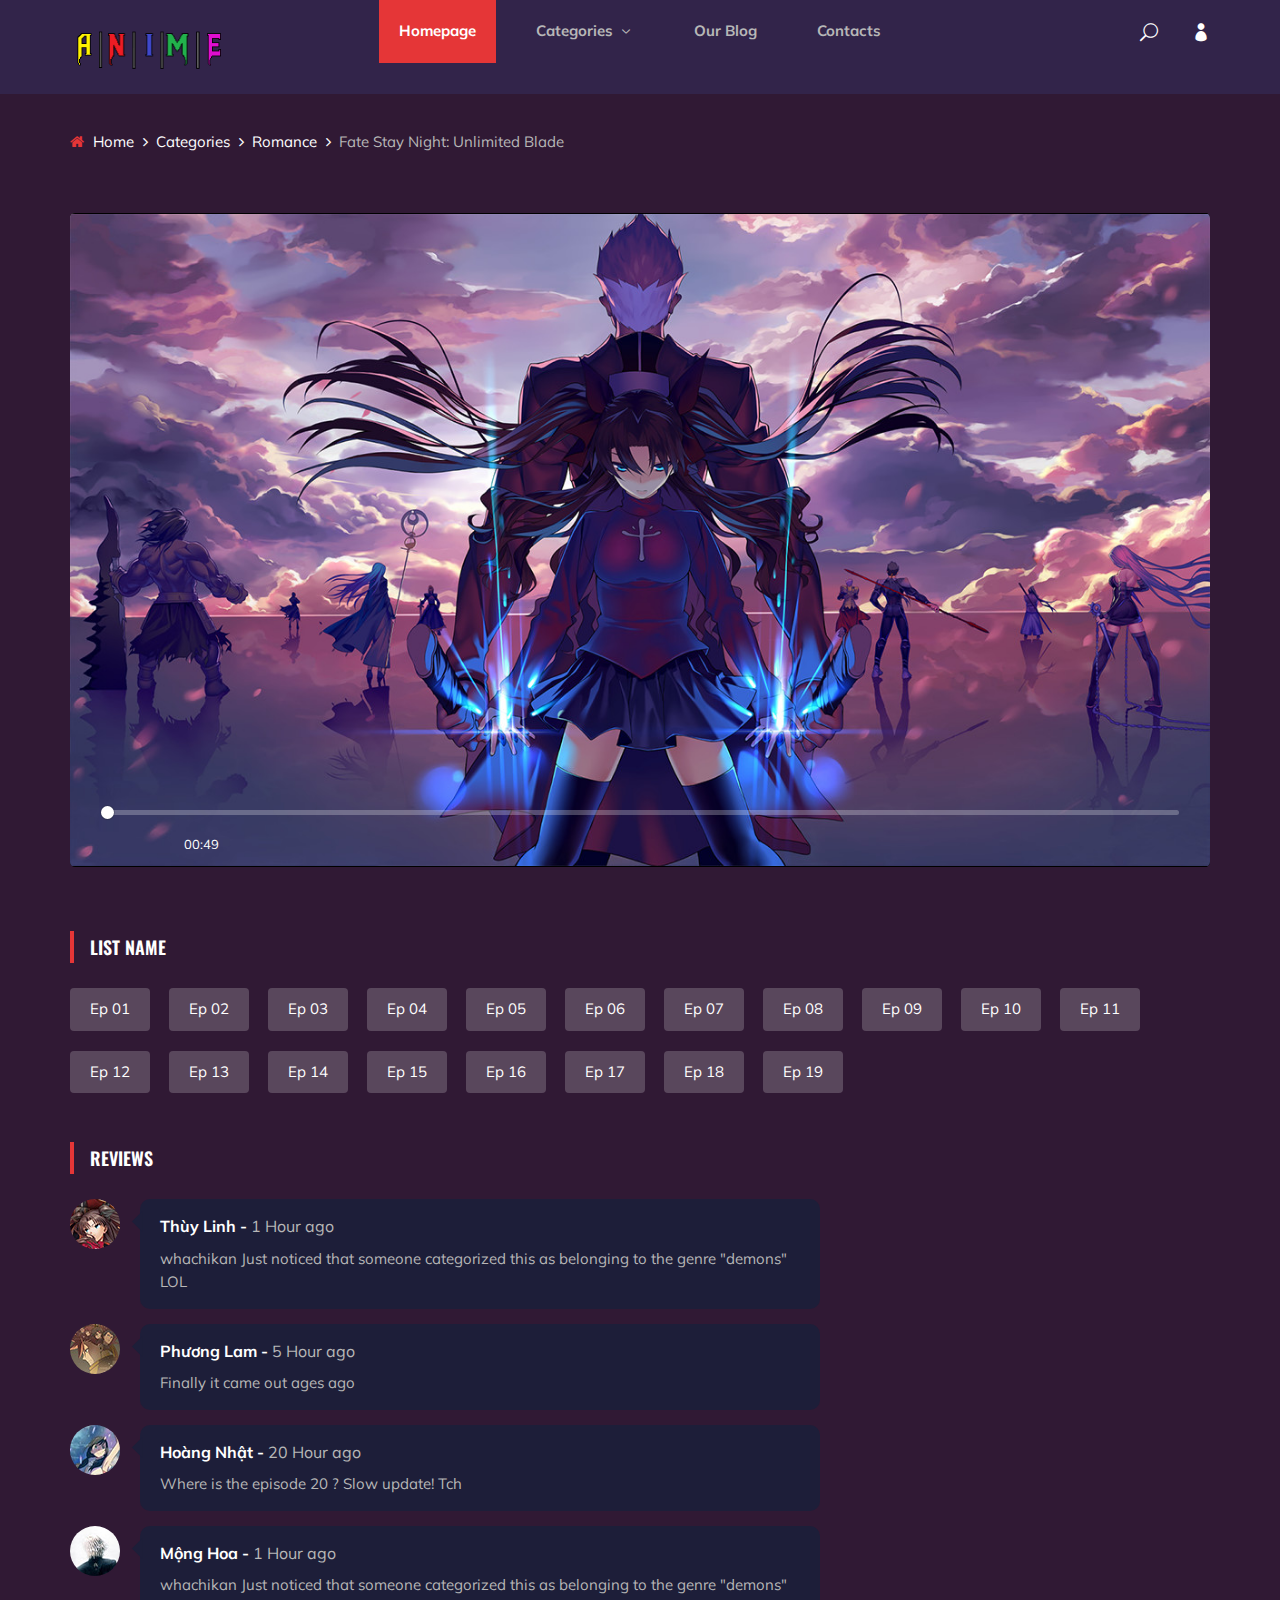
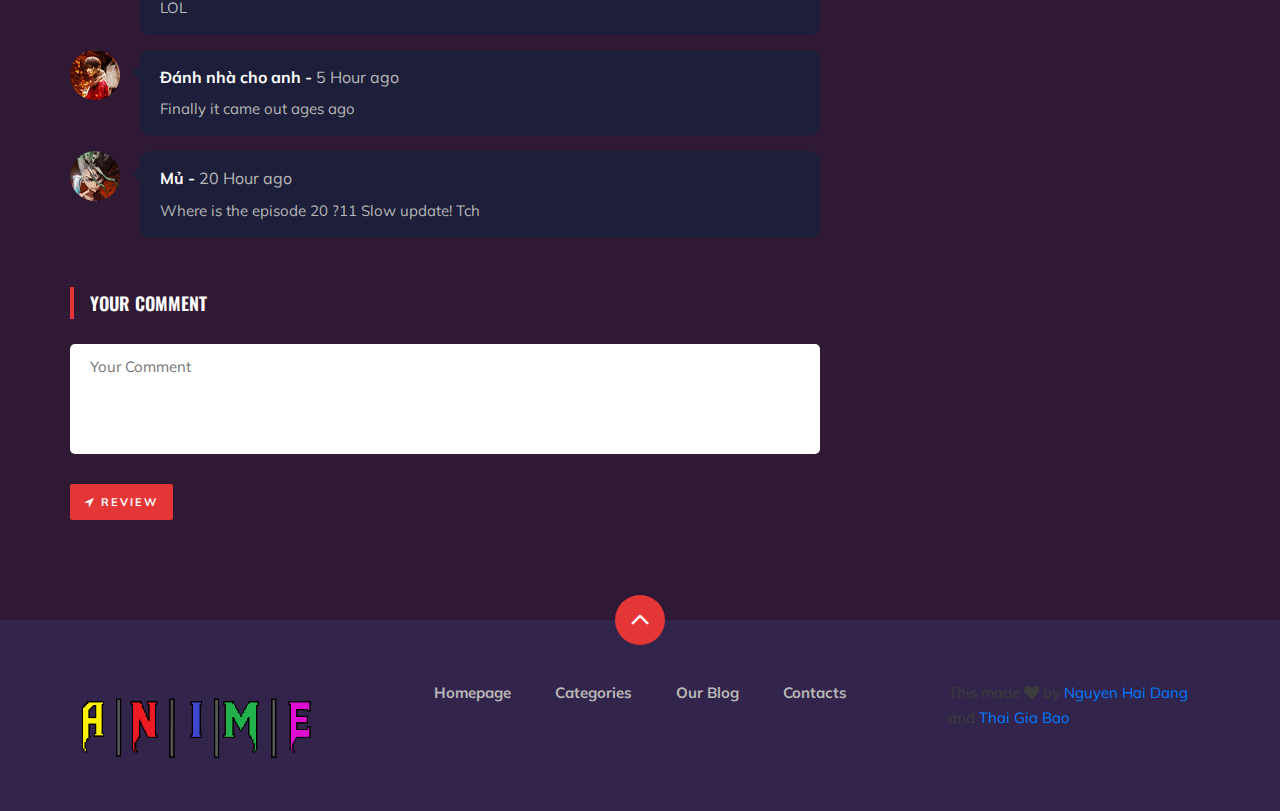
<file: anime-watching.html>
<!DOCTYPE html>
<html lang="zxx">

<head>
    <meta charset="UTF-8">
    <meta name="description" content="Anime Template">
    <meta name="keywords" content="Anime, unica, creative, html">
    <meta name="viewport" content="width=device-width, initial-scale=1.0">
    <meta http-equiv="X-UA-Compatible" content="ie=edge">
    <title>Tập 1</title>

    <!-- Google Font -->
    <link href="https://fonts.googleapis.com/css2?family=Oswald:wght@300;400;500;600;700&display=swap" rel="stylesheet">
    <link href="https://fonts.googleapis.com/css2?family=Mulish:wght@300;400;500;600;700;800;900&display=swap"
    rel="stylesheet">

    <!-- Css Styles -->
    <link rel="stylesheet" href="css/bootstrap.min.css" type="text/css">
    <link rel="stylesheet" href="css/font-awesome.min.css" type="text/css">
    <link rel="stylesheet" href="css/elegant-icons.css" type="text/css">
    <link rel="stylesheet" href="css/plyr.css" type="text/css">
    <link rel="stylesheet" href="css/nice-select.css" type="text/css">
    <link rel="stylesheet" href="css/owl.carousel.min.css" type="text/css">
    <link rel="stylesheet" href="css/slicknav.min.css" type="text/css">
    <link rel="stylesheet" href="css/style.css" type="text/css">
</head>

<body>
    <!-- Page Preloder -->
    <div id="preloder">
        <div class="loader"></div>
    </div>

    <!-- Header Section Begin -->
    <header class="header">
        <div class="container">
            <div class="row">
                <div class="col-lg-2">
                    <div class="header__logo">
                        <a href="./index.html">
                            <img src="img/logo.jpg" alt="">
                        </a>
                    </div>
                </div>
                <div class="col-lg-8">
                    <div class="header__nav">
                        <nav class="header__menu mobile-menu">
                            <ul>
                                <li class="active"><a href="./index.html">Homepage</a></li>
                                <li><a href="./categories.html">Categories <span class="arrow_carrot-down"></span></a>
                                    <ul class="dropdown">
                                        <li><a href="./categories.html">Categories</a></li>
                                        <li><a href="./anime-details.html">Anime Details</a></li>
                                        <li><a href="./anime-watching.html">Anime Watching</a></li>
                                        <li><a href="./blog-details.html">Blog Details</a></li>
                                        <li><a href="./signup.html">Sign Up</a></li>
                                        <li><a href="./login.html">Login</a></li>
                                    </ul>
                                </li>
                                <li><a href="./blog.html">Our Blog</a></li>
                                <li><a href="#">Contacts</a></li>
                            </ul>
                        </nav>
                    </div>
                </div>
                <div class="col-lg-2">
                    <div class="header__right">
                        <a href="#" class="search-switch"><span class="icon_search"></span></a>
                        <a href="./login.html"><span class="icon_profile"></span></a>
                    </div>
                </div>
            </div>
            <div id="mobile-menu-wrap"></div>
        </div>
    </header>
    <!-- Header End -->

    <!-- Breadcrumb Begin -->
    <div class="breadcrumb-option">
        <div class="container">
            <div class="row">
                <div class="col-lg-12">
                    <div class="breadcrumb__links">
                        <a href="./index.html"><i class="fa fa-home"></i> Home</a>
                        <a href="./categories.html">Categories</a>
                        <a href="#">Romance</a>
                        <span>Fate Stay Night: Unlimited Blade</span>
                    </div>
                </div>
            </div>
        </div>
    </div>
    <!-- Breadcrumb End -->

    <!-- Anime Section Begin -->
    <section class="anime-details spad">
        <div class="container">
            <div class="row">
                <div class="col-lg-12">
                    <div class="anime__video__player">
                        <video id="player" playsinline controls data-poster="./videos/anime-watch.jpg">
                            <source src="videos/1.mp4" type="video/mp4" />
                            <!-- Captions are optional -->
                            <track kind="captions" label="English captions" src="#" srclang="en" default />
                        </video>
                    </div>
                    <div class="anime__details__episodes">
                        <div class="section-title">
                            <h5>List Name</h5>
                        </div>
                        <a href="#">Ep 01</a>
                        <a href="#">Ep 02</a>
                        <a href="#">Ep 03</a>
                        <a href="#">Ep 04</a>
                        <a href="#">Ep 05</a>
                        <a href="#">Ep 06</a>
                        <a href="#">Ep 07</a>
                        <a href="#">Ep 08</a>
                        <a href="#">Ep 09</a>
                        <a href="#">Ep 10</a>
                        <a href="#">Ep 11</a>
                        <a href="#">Ep 12</a>
                        <a href="#">Ep 13</a>
                        <a href="#">Ep 14</a>
                        <a href="#">Ep 15</a>
                        <a href="#">Ep 16</a>
                        <a href="#">Ep 17</a>
                        <a href="#">Ep 18</a>
                        <a href="#">Ep 19</a>
                    </div>
                </div>
            </div>
            <div class="row">
                <div class="col-lg-8">
                    <div class="anime__details__review">
                        <div class="section-title">
                            <h5>Reviews</h5>
                        </div>
                        <div class="anime__review__item">
                            <div class="anime__review__item__pic">
                                <img src="img/anime/review-1.jpg" alt="">
                            </div>
                            <div class="anime__review__item__text">
                                <h6>Thùy Linh - <span>1 Hour ago</span></h6>
                                <p>whachikan Just noticed that someone categorized this as belonging to the genre
                                "demons" LOL</p>
                            </div>
                        </div>
                        <div class="anime__review__item">
                            <div class="anime__review__item__pic">
                                <img src="img/anime/review-2.jpg" alt="">
                            </div>
                            <div class="anime__review__item__text">
                                <h6>Phương Lam - <span>5 Hour ago</span></h6>
                                <p>Finally it came out ages ago</p>
                            </div>
                        </div>
                        <div class="anime__review__item">
                            <div class="anime__review__item__pic">
                                <img src="img/anime/review-3.jpg" alt="">
                            </div>
                            <div class="anime__review__item__text">
                                <h6>Hoàng Nhật - <span>20 Hour ago</span></h6>
                                <p>Where is the episode 20 ? Slow update! Tch</p>
                            </div>
                        </div>
                        <div class="anime__review__item">
                            <div class="anime__review__item__pic">
                                <img src="img/anime/review-4.jpg" alt="">
                            </div>
                            <div class="anime__review__item__text">
                                <h6>Mộng Hoa - <span>1 Hour ago</span></h6>
                                <p>whachikan Just noticed that someone categorized this as belonging to the genre
                                "demons" LOL</p>
                            </div>
                        </div>
                        <div class="anime__review__item">
                            <div class="anime__review__item__pic">
                                <img src="img/anime/review-5.jpg" alt="">
                            </div>
                            <div class="anime__review__item__text">
                                <h6>Đánh nhà cho anh  - <span>5 Hour ago</span></h6>
                                <p>Finally it came out ages ago</p>
                            </div>
                        </div>
                        <div class="anime__review__item">
                            <div class="anime__review__item__pic">
                                <img src="img/anime/review-6.jpg" alt="">
                            </div>
                            <div class="anime__review__item__text">
                                <h6>Mủ - <span>20 Hour ago</span></h6>
                                <p>Where is the episode 20 ?11 Slow update! Tch</p>
                            </div>
                        </div>
                    </div>
                    <div class="anime__details__form">
                        <div class="section-title">
                            <h5>Your Comment</h5>
                        </div>
                        <form action="#">
                            <textarea placeholder="Your Comment"></textarea>
                            <button type="submit"><i class="fa fa-location-arrow"></i> Review</button>
                        </form>
                    </div>
                </div>
            </div>
        </div>
    </section>
    <!-- Anime Section End -->

    <!-- Footer Section Begin -->
    <footer class="footer">
        <div class="page-up">
            <a href="#" id="scrollToTopButton"><span class="arrow_carrot-up"></span></a>
        </div>
        <div class="container">
            <div class="row">
                <div class="col-lg-3">
                    <div class="footer__logo">
                        <a href="./index.html"><img src="img/logo.jpg" alt=""></a>
                    </div>
                </div>
                <div class="col-lg-6">
                    <div class="footer__nav">
                        <ul>
                            <li class="active"><a href="./index.html">Homepage</a></li>
                            <li><a href="./categories.html">Categories</a></li>
                            <li><a href="./blog.html">Our Blog</a></li>
                            <li><a href="#">Contacts</a></li>
                        </ul>
                    </div>
                </div>
                <div class="col-lg-3">
                    <p>
                      This made <i class="fa fa-heart" aria-hidden="true"></i> by <a href="https://www.facebook.com/Gnad.Iah19" target="_blank">Nguyen Hai Dang</a> and <a href="https://www.facebook.com/tgb2311" target="_blank">Thai Gia Bao</a> 
                      </p>

                  </div>
              </div>
          </div>
      </footer>
      <!-- Footer Section End -->

      <!-- Search model Begin -->
      <div class="search-model">
        <div class="h-100 d-flex align-items-center justify-content-center">
            <div class="search-close-switch"><i class="icon_close"></i></div>
            <form class="search-model-form">
                <input type="text" id="search-input" placeholder="Search here.....">
            </form>
        </div>
    </div>
    <!-- Search model end -->

    <!-- Js Plugins -->
    <script src="js/jquery-3.3.1.min.js"></script>
    <script src="js/bootstrap.min.js"></script>
    <script src="js/player.js"></script>
    <script src="js/jquery.nice-select.min.js"></script>
    <script src="js/mixitup.min.js"></script>
    <script src="js/jquery.slicknav.js"></script>
    <script src="js/owl.carousel.min.js"></script>
    <script src="js/main.js"></script>

</body>

</html>
</file>
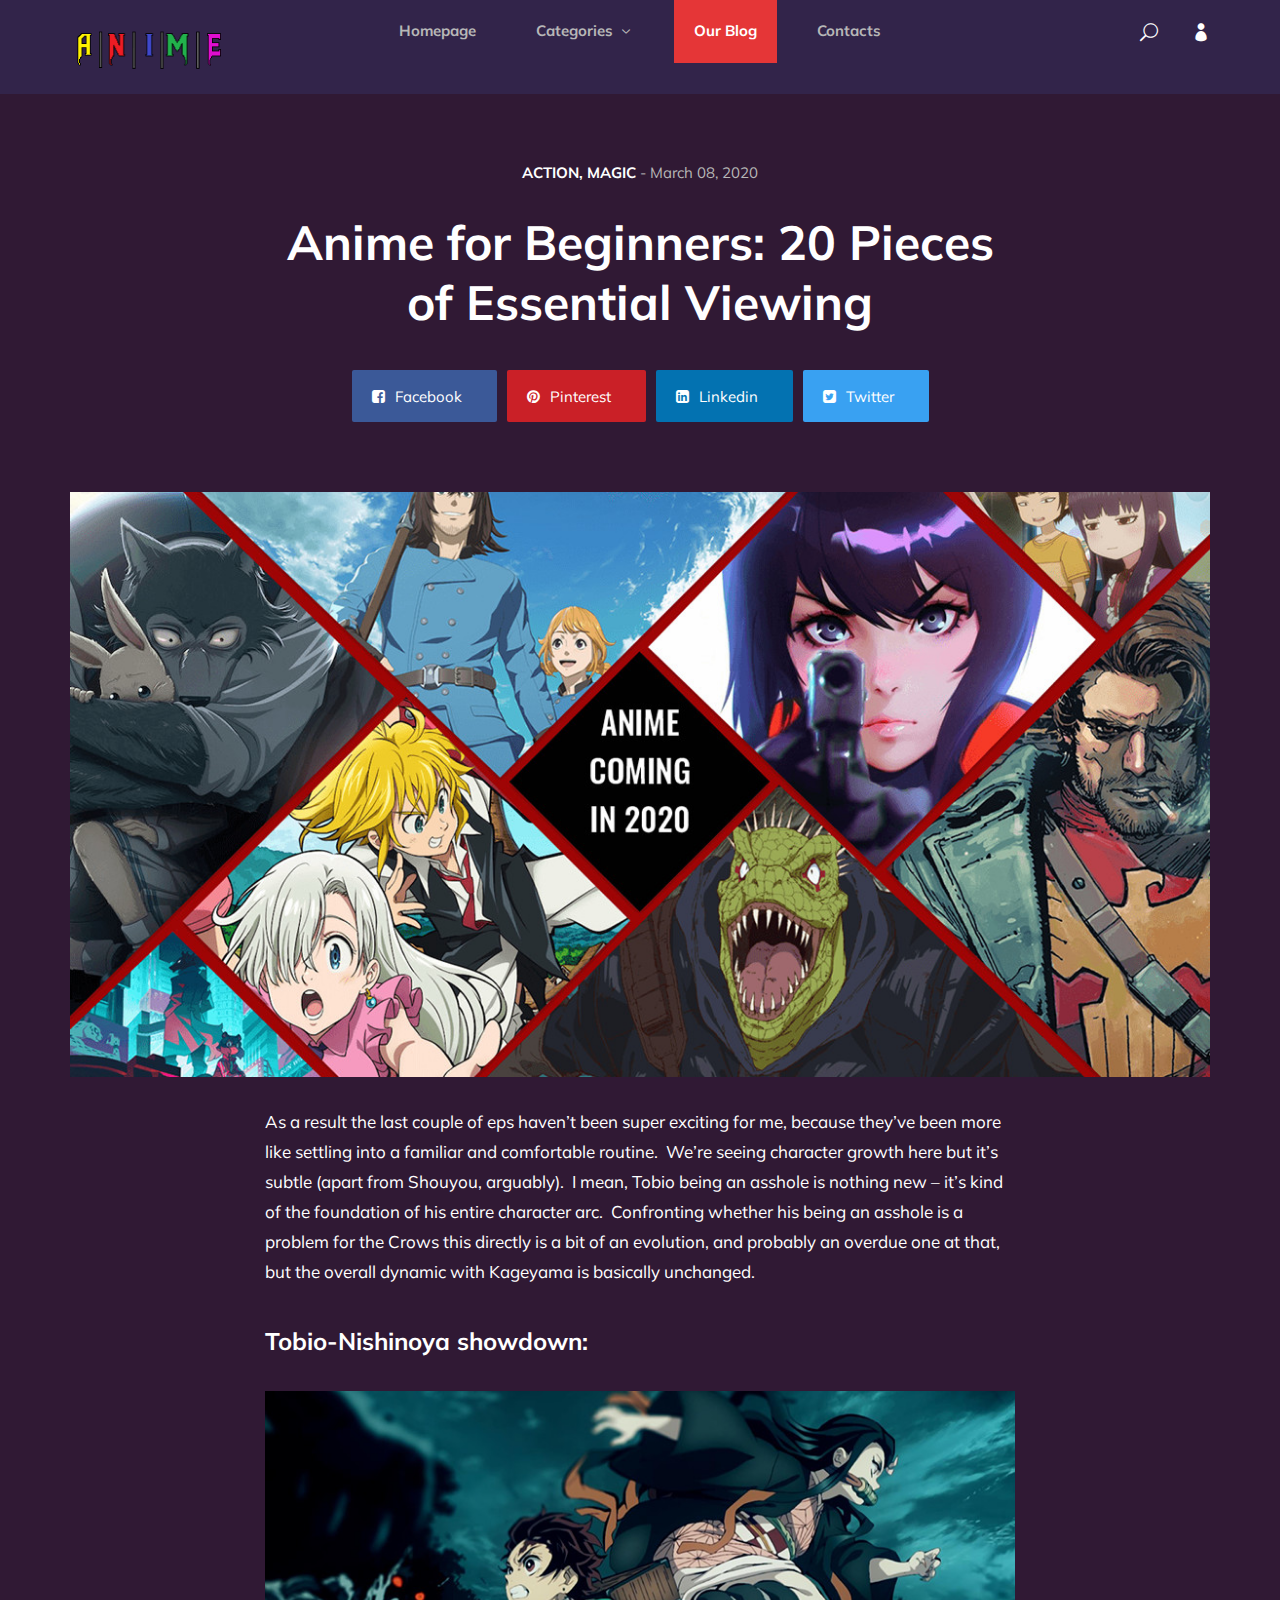
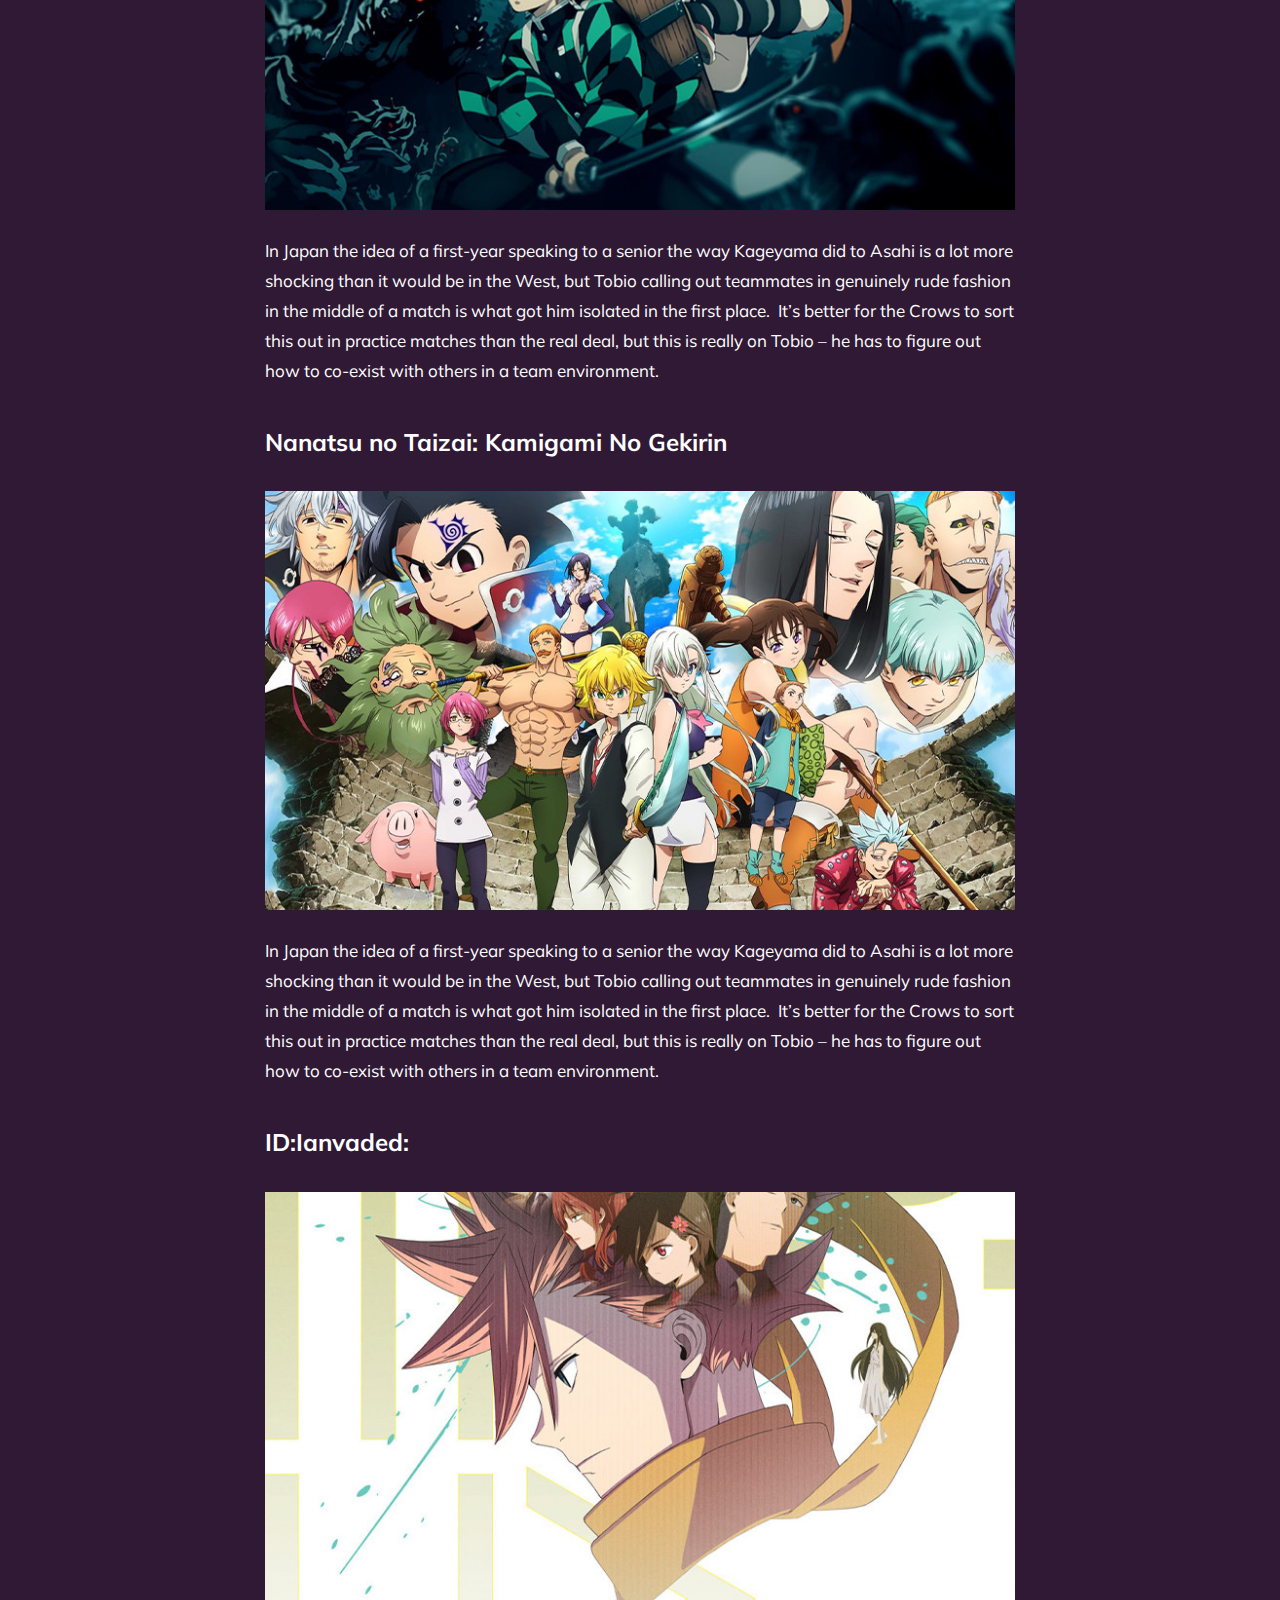
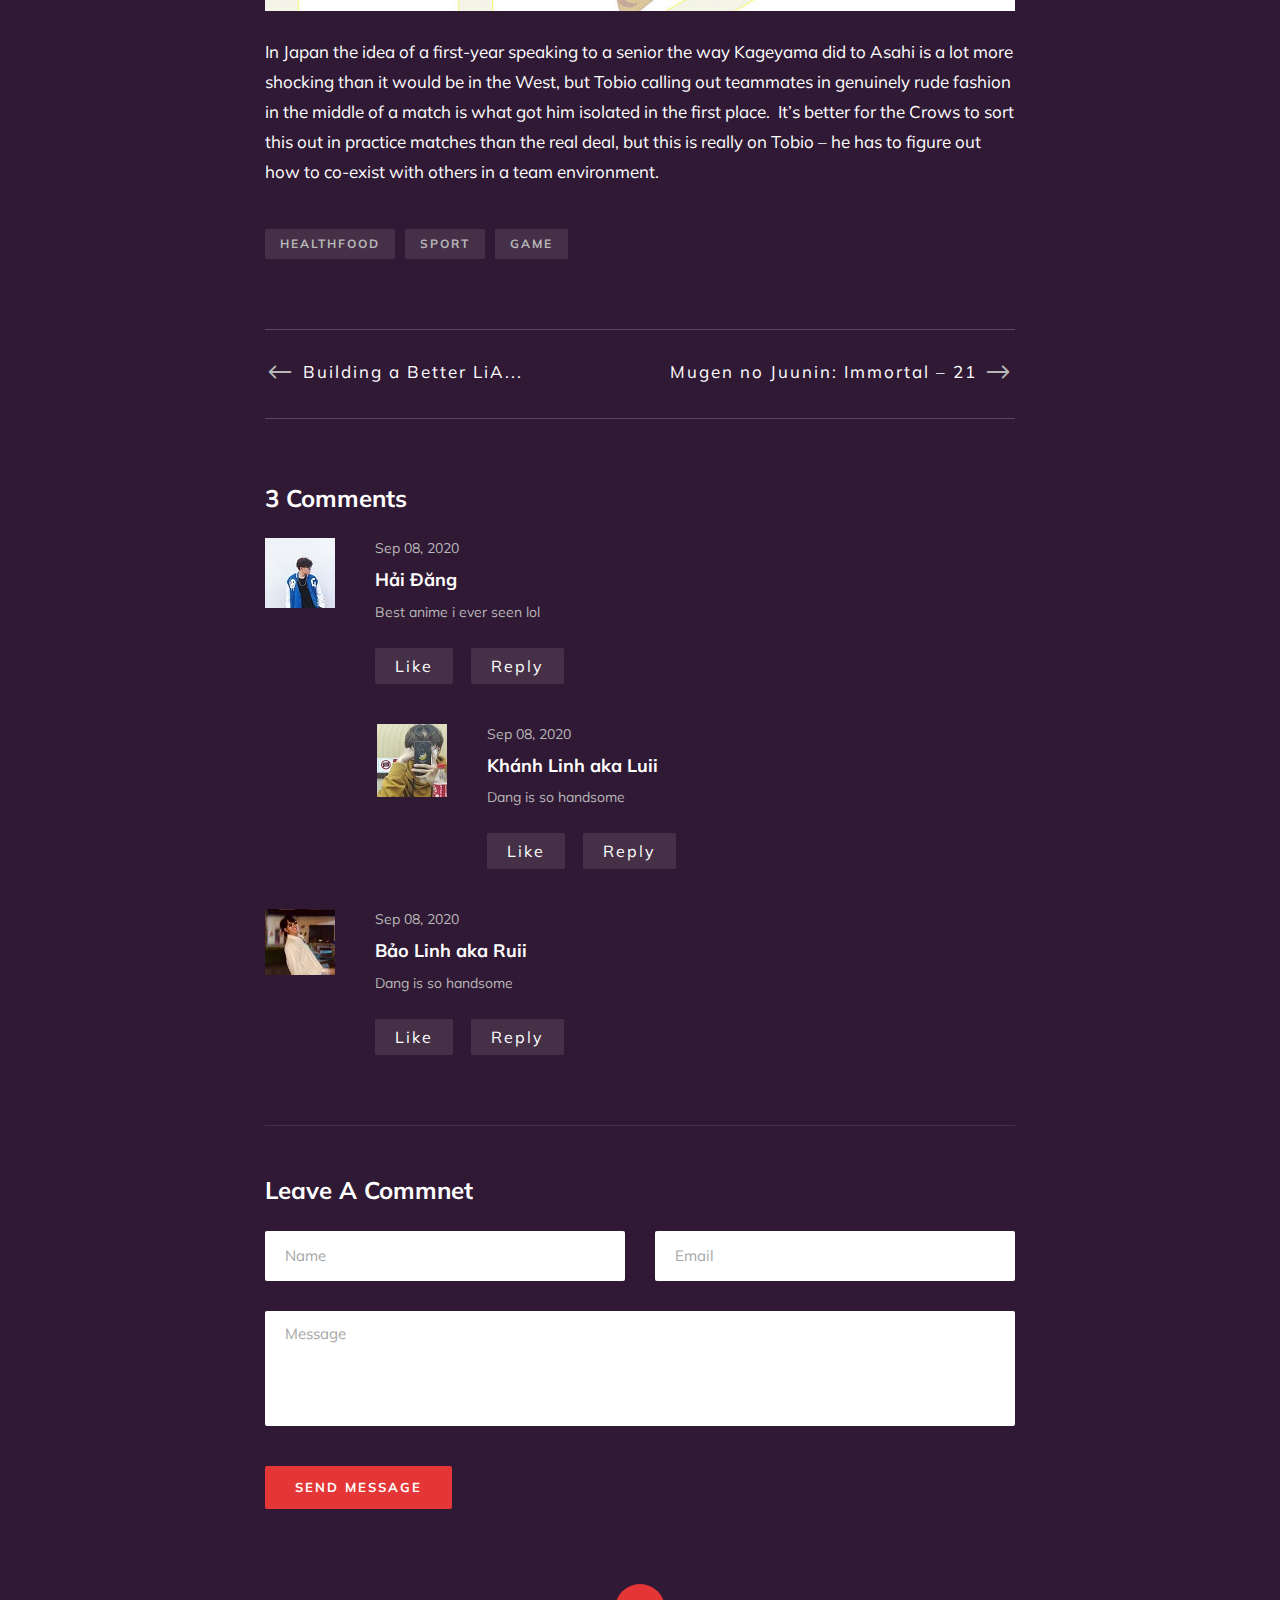
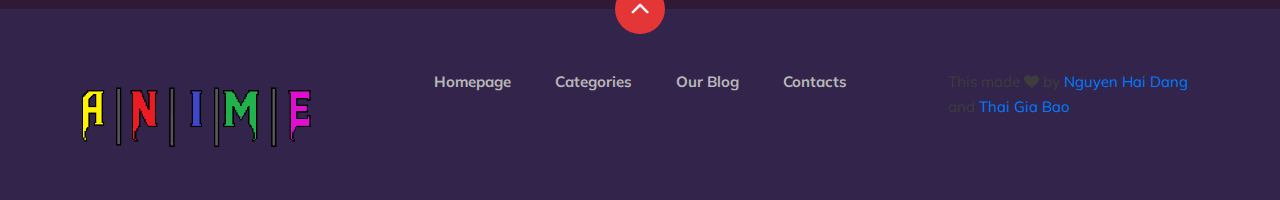
<file: blog-details.html>
<!DOCTYPE html>
<html lang="zxx">

<head>
    <meta charset="UTF-8">
    <meta name="description" content="Anime Template">
    <meta name="keywords" content="Anime, unica, creative, html">
    <meta name="viewport" content="width=device-width, initial-scale=1.0">
    <meta http-equiv="X-UA-Compatible" content="ie=edge">
    <title>Chi tiết bài viết</title>

    <!-- Google Font -->
    <link href="https://fonts.googleapis.com/css2?family=Oswald:wght@300;400;500;600;700&display=swap" rel="stylesheet">
    <link href="https://fonts.googleapis.com/css2?family=Mulish:wght@300;400;500;600;700;800;900&display=swap"
    rel="stylesheet">

    <!-- Css Styles -->
    <link rel="stylesheet" href="css/bootstrap.min.css" type="text/css">
    <link rel="stylesheet" href="css/font-awesome.min.css" type="text/css">
    <link rel="stylesheet" href="css/elegant-icons.css" type="text/css">
    <link rel="stylesheet" href="css/plyr.css" type="text/css">
    <link rel="stylesheet" href="css/nice-select.css" type="text/css">
    <link rel="stylesheet" href="css/owl.carousel.min.css" type="text/css">
    <link rel="stylesheet" href="css/slicknav.min.css" type="text/css">
    <link rel="stylesheet" href="css/style.css" type="text/css">
</head>

<body>
    <!-- Page Preloder -->
    <div id="preloder">
        <div class="loader"></div>
    </div>

    <!-- Header Section Begin -->
    <header class="header">
        <div class="container">
            <div class="row">
                <div class="col-lg-2">
                    <div class="header__logo">
                        <a href="./index.html">
                            <img src="img/logo.jpg" alt="">
                        </a>
                    </div>
                </div>
                <div class="col-lg-8">
                    <div class="header__nav">
                        <nav class="header__menu mobile-menu">
                            <ul>
                                <li><a href="./index.html">Homepage</a></li>
                                <li><a href="./categories.html">Categories <span class="arrow_carrot-down"></span></a>
                                    <ul class="dropdown">
                                        <li><a href="./categories.html">Categories</a></li>
                                        <li><a href="./anime-details.html">Anime Details</a></li>
                                        <li><a href="./anime-watching.html">Anime Watching</a></li>
                                        <li><a href="./blog-details.html">Blog Details</a></li>
                                        <li><a href="./signup.html">Sign Up</a></li>
                                        <li><a href="./login.html">Login</a></li>
                                    </ul>
                                </li>
                                <li class="active"><a href="./blog.html">Our Blog</a></li>
                                <li><a href="#">Contacts</a></li>
                            </ul>
                        </nav>
                    </div>
                </div>
                <div class="col-lg-2">
                    <div class="header__right">
                        <a href="#" class="search-switch"><span class="icon_search"></span></a>
                        <a href="./login.html"><span class="icon_profile"></span></a>
                    </div>
                </div>
            </div>
            <div id="mobile-menu-wrap"></div>
        </div>
    </header>
    <!-- Header End -->

    <!-- Blog Details Section Begin -->
    <section class="blog-details spad">
        <div class="container">
            <div class="row d-flex justify-content-center">
                <div class="col-lg-8">
                    <div class="blog__details__title">
                        <h6>Action, Magic <span>- March 08, 2020</span></h6>
                        <h2>Anime for Beginners: 20 Pieces of Essential Viewing</h2>
                        <div class="blog__details__social">
                            <a href="#" class="facebook"><i class="fa fa-facebook-square"></i> Facebook</a>
                            <a href="#" class="pinterest"><i class="fa fa-pinterest"></i> Pinterest</a>
                            <a href="#" class="linkedin"><i class="fa fa-linkedin-square"></i> Linkedin</a>
                            <a href="#" class="twitter"><i class="fa fa-twitter-square"></i> Twitter</a>
                        </div>
                    </div>
                </div>
                <div class="col-lg-12">
                    <div class="blog__details__pic">
                        <img src="img/blog/details/blog-details-pic.jpg" alt="">
                    </div>
                </div>
                <div class="col-lg-8">
                    <div class="blog__details__content">
                        <div class="blog__details__text">
                            <p>As a result the last couple of eps haven’t been super exciting for me, because they’ve
                                been more like settling into a familiar and comfortable routine.  We’re seeing character
                                growth here but it’s subtle (apart from Shouyou, arguably).  I mean, Tobio being an
                                asshole is nothing new – it’s kind of the foundation of his entire character arc. 
                                Confronting whether his being an asshole is a problem for the Crows this directly is a
                                bit of an evolution, and probably an overdue one at that, but the overall dynamic with
                            Kageyama is basically unchanged.</p>
                        </div>
                        <div class="blog__details__item__text">
                            <h4>Tobio-Nishinoya showdown:</h4>
                            <img src="img/blog/details/bd-item-1.jpg" alt="">
                            <p>In Japan the idea of a first-year speaking to a senior the way Kageyama did to Asahi is a
                                lot more shocking than it would be in the West, but Tobio calling out teammates in
                                genuinely rude fashion in the middle of a match is what got him isolated in the first
                                place.  It’s better for the Crows to sort this out in practice matches than the real
                                deal, but this is really on Tobio – he has to figure out how to co-exist with others in
                            a team environment.</p>
                        </div>
                        <div class="blog__details__item__text">
                            <h4>Nanatsu no Taizai: Kamigami No Gekirin</h4>
                            <img src="img/blog/details/bd-item-2.jpg" alt="">
                            <p>In Japan the idea of a first-year speaking to a senior the way Kageyama did to Asahi is a
                                lot more shocking than it would be in the West, but Tobio calling out teammates in
                                genuinely rude fashion in the middle of a match is what got him isolated in the first
                                place.  It’s better for the Crows to sort this out in practice matches than the real
                                deal, but this is really on Tobio – he has to figure out how to co-exist with others in
                            a team environment.</p>
                        </div>
                        <div class="blog__details__item__text">
                            <h4>ID:Ianvaded:</h4>
                            <img src="img/blog/details/bd-item-3.jpg" alt="">
                            <p>In Japan the idea of a first-year speaking to a senior the way Kageyama did to Asahi is a
                                lot more shocking than it would be in the West, but Tobio calling out teammates in
                                genuinely rude fashion in the middle of a match is what got him isolated in the first
                                place.  It’s better for the Crows to sort this out in practice matches than the real
                                deal, but this is really on Tobio – he has to figure out how to co-exist with others in
                            a team environment.</p>
                        </div>
                        <div class="blog__details__tags">
                            <a href="#">Healthfood</a>
                            <a href="#">Sport</a>
                            <a href="#">Game</a>
                        </div>
                        <div class="blog__details__btns">
                            <div class="row">
                                <div class="col-lg-6">
                                    <div class="blog__details__btns__item">
                                        <h5><a href="#"><span class="arrow_left"></span> Building a Better LiA...</a>
                                        </h5>
                                    </div>
                                </div>
                                <div class="col-lg-6">
                                    <div class="blog__details__btns__item next__btn">
                                        <h5><a href="#">Mugen no Juunin: Immortal – 21 <span
                                            class="arrow_right"></span></a></h5>
                                        </div>
                                    </div>
                                </div>
                            </div>
                            <div class="blog__details__comment">
                                <h4>3 Comments</h4>
                                <div class="blog__details__comment__item">
                                    <div class="blog__details__comment__item__pic">
                                        <img src="img/blog/details/comment-1.jpg" alt="">
                                    </div>
                                    <div class="blog__details__comment__item__text">
                                        <span>Sep 08, 2020</span>
                                        <h5>Hải Đăng</h5>
                                        <p>Best anime i ever seen lol</p>
                                        <a href="#">Like</a>
                                        <a href="#">Reply</a>
                                    </div>
                                </div>
                                <div class="blog__details__comment__item blog__details__comment__item--reply">
                                    <div class="blog__details__comment__item__pic">
                                        <img src="img/blog/details/comment-2.jpg" alt="">
                                    </div>
                                    <div class="blog__details__comment__item__text">
                                        <span>Sep 08, 2020</span>
                                        <h5>Khánh Linh aka Luii</h5>
                                        <p>Dang is so handsome</p>
                                        <a href="#">Like</a>
                                        <a href="#">Reply</a>
                                    </div>
                                </div>
                                <div class="blog__details__comment__item">
                                    <div class="blog__details__comment__item__pic">
                                        <img src="img/blog/details/comment-3.jpg" alt="">
                                    </div>
                                    <div class="blog__details__comment__item__text">
                                        <span>Sep 08, 2020</span>
                                        <h5>Bảo Linh aka Ruii</h5>
                                        <p>Dang is so handsome</p>
                                        <a href="#">Like</a>
                                        <a href="#">Reply</a>
                                    </div>
                                </div>
                            </div>
                            <div class="blog__details__form">
                                <h4>Leave A Commnet</h4>
                                <form action="#">
                                    <div class="row">
                                        <div class="col-lg-6 col-md-6 col-sm-6">
                                            <input type="text" placeholder="Name">
                                        </div>
                                        <div class="col-lg-6 col-md-6 col-sm-6">
                                            <input type="text" placeholder="Email">
                                        </div>
                                        <div class="col-lg-12">
                                            <textarea placeholder="Message"></textarea>
                                            <button type="submit" class="site-btn">Send Message</button>
                                        </div>
                                    </div>
                                </form>
                            </div>
                        </div>
                    </div>
                </div>
            </div>
        </section>
        <!-- Blog Details Section End -->

        <!-- Footer Section Begin -->
        <footer class="footer">
            <div class="page-up">
                <a href="#" id="scrollToTopButton"><span class="arrow_carrot-up"></span></a>
            </div>
            <div class="container">
                <div class="row">
                    <div class="col-lg-3">
                        <div class="footer__logo">
                            <a href="./index.html"><img src="img/logo.jpg" alt=""></a>
                        </div>
                    </div>
                    <div class="col-lg-6">
                        <div class="footer__nav">
                            <ul>
                                <li class="active"><a href="./index.html">Homepage</a></li>
                                <li><a href="./categories.html">Categories</a></li>
                                <li><a href="./blog.html">Our Blog</a></li>
                                <li><a href="#">Contacts</a></li>
                            </ul>
                        </div>
                    </div>
                    <div class="col-lg-3">
                        <p>
                          This made <i class="fa fa-heart" aria-hidden="true"></i> by <a href="https://www.facebook.com/Gnad.Iah19" target="_blank">Nguyen Hai Dang</a> and <a href="https://www.facebook.com/tgb2311" target="_blank">Thai Gia Bao</a> 
                          </p>

                      </div>
                  </div>
              </div>
          </footer>
          <!-- Footer Section End -->

          <!-- Search model Begin -->
          <div class="search-model">
            <div class="h-100 d-flex align-items-center justify-content-center">
                <div class="search-close-switch"><i class="icon_close"></i></div>
                <form class="search-model-form">
                    <input type="text" id="search-input" placeholder="Search here.....">
                </form>
            </div>
        </div>
        <!-- Search model end -->

        <!-- Js Plugins -->
        <script src="js/jquery-3.3.1.min.js"></script>
        <script src="js/bootstrap.min.js"></script>
        <script src="js/player.js"></script>
        <script src="js/jquery.nice-select.min.js"></script>
        <script src="js/mixitup.min.js"></script>
        <script src="js/jquery.slicknav.js"></script>
        <script src="js/owl.carousel.min.js"></script>
        <script src="js/main.js"></script>

    </body>

    </html>
</file>
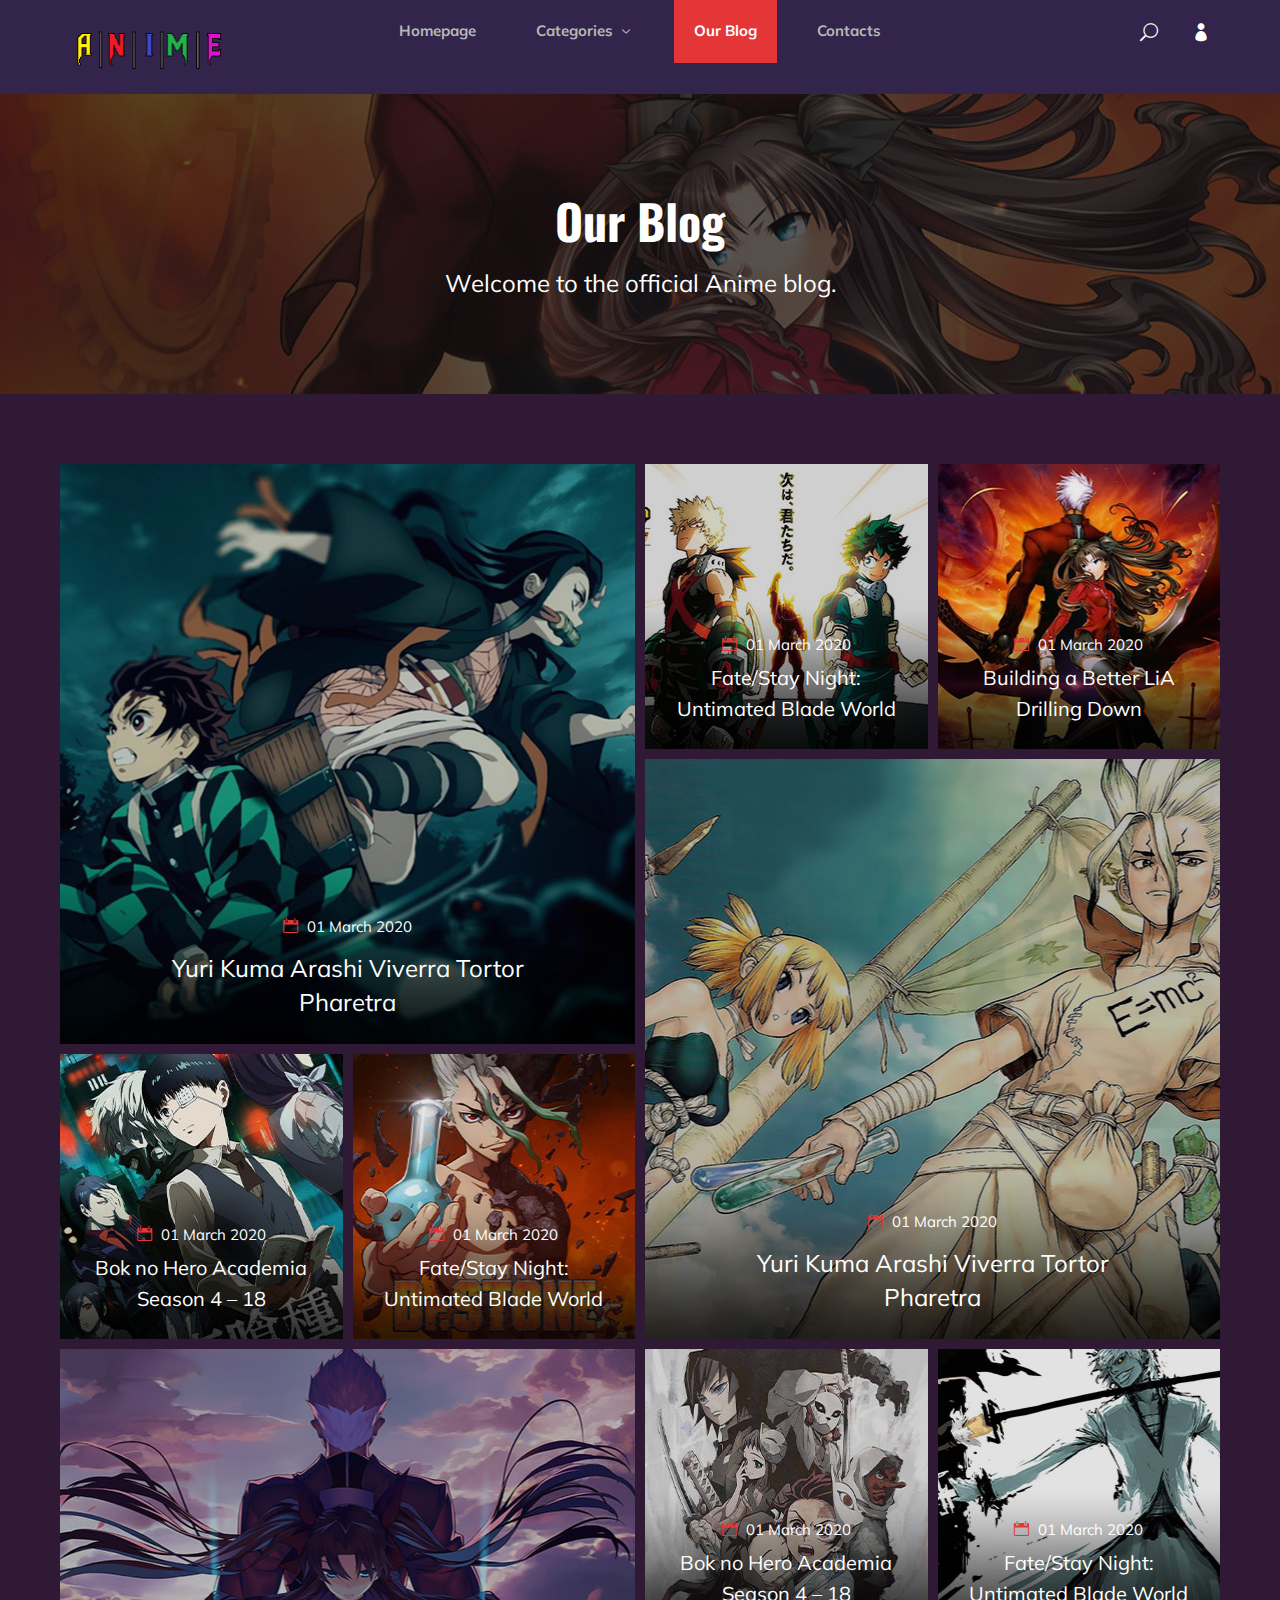
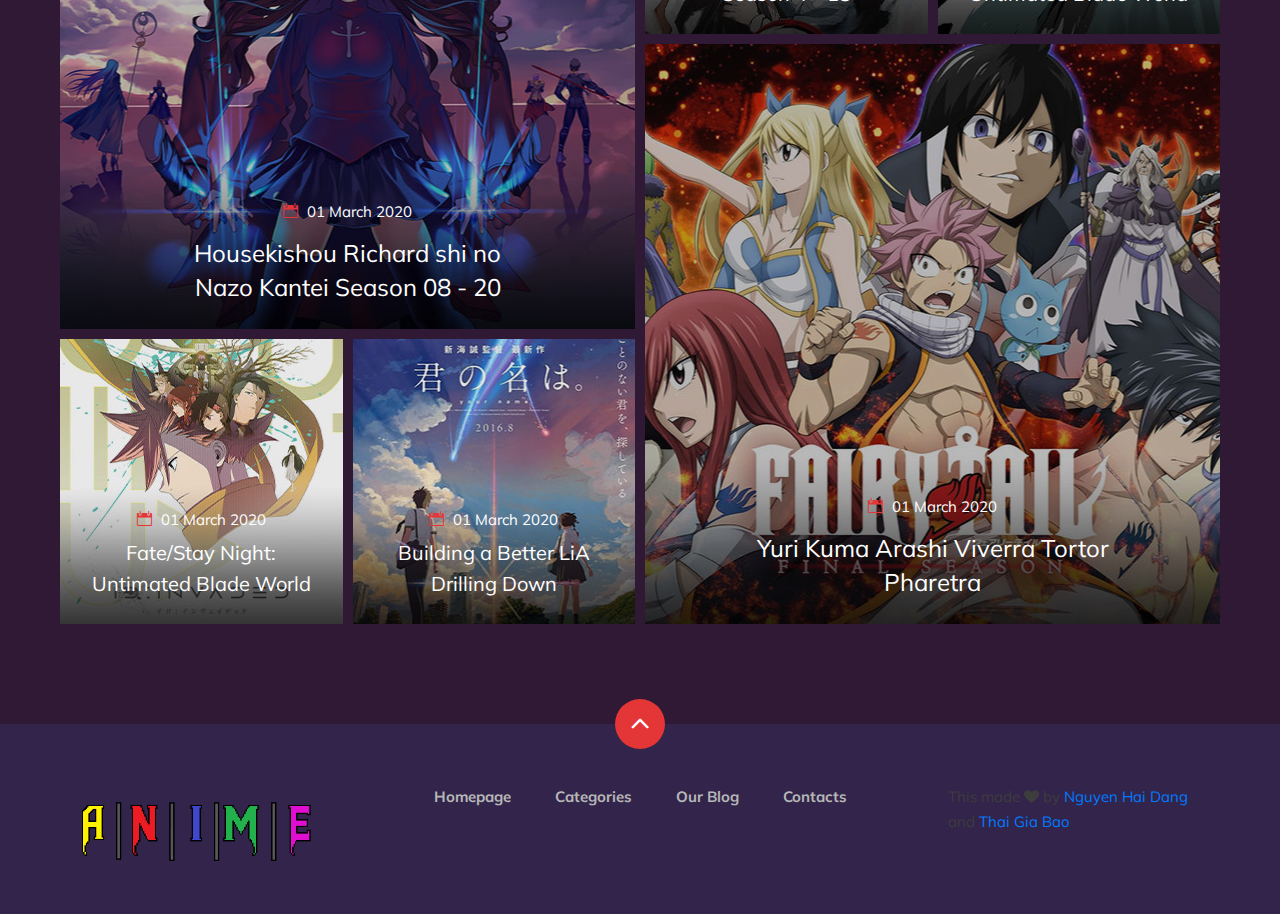
<file: blog.html>
<!DOCTYPE html>
<html lang="zxx">

<head>
    <meta charset="UTF-8">
    <meta name="description" content="Anime Template">
    <meta name="keywords" content="Anime, unica, creative, html">
    <meta name="viewport" content="width=device-width, initial-scale=1.0">
    <meta http-equiv="X-UA-Compatible" content="ie=edge">
    <title> Các bài viết hiện có</title>

    <!-- Google Font -->
    <link href="https://fonts.googleapis.com/css2?family=Oswald:wght@300;400;500;600;700&display=swap" rel="stylesheet">
    <link href="https://fonts.googleapis.com/css2?family=Mulish:wght@300;400;500;600;700;800;900&display=swap"
    rel="stylesheet">

    <!-- Css Styles -->
    <link rel="stylesheet" href="css/bootstrap.min.css" type="text/css">
    <link rel="stylesheet" href="css/font-awesome.min.css" type="text/css">
    <link rel="stylesheet" href="css/elegant-icons.css" type="text/css">
    <link rel="stylesheet" href="css/plyr.css" type="text/css">
    <link rel="stylesheet" href="css/nice-select.css" type="text/css">
    <link rel="stylesheet" href="css/owl.carousel.min.css" type="text/css">
    <link rel="stylesheet" href="css/slicknav.min.css" type="text/css">
    <link rel="stylesheet" href="css/style.css" type="text/css">
</head>

<body>
    <!-- Page Preloder -->
    <div id="preloder">
        <div class="loader"></div>
    </div>

    <!-- Header Section Begin -->
    <header class="header">
        <div class="container">
            <div class="row">
                <div class="col-lg-2">
                    <div class="header__logo">
                        <a href="./index.html">
                            <img src="img/logo.jpg" alt="">
                        </a>
                    </div>
                </div>
                <div class="col-lg-8">
                    <div class="header__nav">
                        <nav class="header__menu mobile-menu">
                            <ul>
                                <li><a href="./index.html">Homepage</a></li>
                                <li><a href="./categories.html">Categories <span class="arrow_carrot-down"></span></a>
                                    <ul class="dropdown">
                                        <li><a href="./categories.html">Categories</a></li>
                                        <li><a href="./anime-details.html">Anime Details</a></li>
                                        <li><a href="./anime-watching.html">Anime Watching</a></li>
                                        <li><a href="./blog-details.html">Blog Details</a></li>
                                        <li><a href="./signup.html">Sign Up</a></li>
                                        <li><a href="./login.html">Login</a></li>
                                    </ul>
                                </li>
                                <li class="active"><a href="./blog.html">Our Blog</a></li>
                                <li><a href="#">Contacts</a></li>
                            </ul>
                        </nav>
                    </div>
                </div>
                <div class="col-lg-2">
                    <div class="header__right">
                        <a href="#" class="search-switch"><span class="icon_search"></span></a>
                        <a href="./login.html"><span class="icon_profile"></span></a>
                    </div>
                </div>
            </div>
            <div id="mobile-menu-wrap"></div>
        </div>
    </header>
    <!-- Header End -->

    <!-- Normal Breadcrumb Begin -->
    <section class="normal-breadcrumb set-bg" data-setbg="img/normal-breadcrumb.jpg">
        <div class="container">
            <div class="row">
                <div class="col-lg-12 text-center">
                    <div class="normal__breadcrumb__text">
                        <h2>Our Blog</h2>
                        <p>Welcome to the official Anime blog.</p>
                    </div>
                </div>
            </div>
        </div>
    </section>
    <!-- Normal Breadcrumb End -->

    <!-- Blog Section Begin -->
    <section class="blog spad">
        <div class="container">
            <div class="row">
                <div class="col-lg-6">
                    <div class="row">
                        <div class="col-lg-12">
                            <div class="blog__item set-bg" data-setbg="img/blog/blog-1.jpg">
                                <div class="blog__item__text">
                                    <p><span class="icon_calendar"></span> 01 March 2020</p>
                                    <h4><a href="#">Yuri Kuma Arashi Viverra Tortor Pharetra</a></h4>
                                </div>
                            </div>
                        </div>
                        <div class="col-lg-6 col-md-6 col-sm-6">
                            <div class="blog__item small__item set-bg" data-setbg="img/blog/blog-4.jpg">
                                <div class="blog__item__text">
                                    <p><span class="icon_calendar"></span> 01 March 2020</p>
                                    <h4><a href="#">Bok no Hero Academia Season 4 – 18</a></h4>
                                </div>
                            </div>
                        </div>
                        <div class="col-lg-6 col-md-6 col-sm-6">
                            <div class="blog__item small__item set-bg" data-setbg="img/blog/blog-5.jpg">
                                <div class="blog__item__text">
                                    <p><span class="icon_calendar"></span> 01 March 2020</p>
                                    <h4><a href="#">Fate/Stay Night: Untimated Blade World</a></h4>
                                </div>
                            </div>
                        </div>
                        <div class="col-lg-12">
                            <div class="blog__item set-bg" data-setbg="img/blog/blog-7.jpg">
                                <div class="blog__item__text">
                                    <p><span class="icon_calendar"></span> 01 March 2020</p>
                                    <h4><a href="#">Housekishou Richard shi no Nazo Kantei Season 08 - 20</a></h4>
                                </div>
                            </div>
                        </div>
                        <div class="col-lg-6 col-md-6 col-sm-6">
                            <div class="blog__item small__item set-bg" data-setbg="img/blog/blog-10.jpg">
                                <div class="blog__item__text">
                                    <p><span class="icon_calendar"></span> 01 March 2020</p>
                                    <h4><a href="#">Fate/Stay Night: Untimated Blade World</a></h4>
                                </div>
                            </div>
                        </div>
                        <div class="col-lg-6 col-md-6 col-sm-6">
                            <div class="blog__item small__item set-bg" data-setbg="img/blog/blog-11.jpg">
                                <div class="blog__item__text">
                                    <p><span class="icon_calendar"></span> 01 March 2020</p>
                                    <h4><a href="#">Building a Better LiA Drilling Down</a></h4>
                                </div>
                            </div>
                        </div>
                    </div>
                </div>
                <div class="col-lg-6">
                    <div class="row">
                        <div class="col-lg-6 col-md-6 col-sm-6">
                            <div class="blog__item small__item set-bg" data-setbg="img/blog/blog-2.jpg">
                                <div class="blog__item__text">
                                    <p><span class="icon_calendar"></span> 01 March 2020</p>
                                    <h4><a href="#">Fate/Stay Night: Untimated Blade World</a></h4>
                                </div>
                            </div>
                        </div>
                        <div class="col-lg-6 col-md-6 col-sm-6">
                            <div class="blog__item small__item set-bg" data-setbg="img/blog/blog-3.jpg">
                                <div class="blog__item__text">
                                    <p><span class="icon_calendar"></span> 01 March 2020</p>
                                    <h4><a href="#">Building a Better LiA Drilling Down</a></h4>
                                </div>
                            </div>
                        </div>
                        <div class="col-lg-12">
                            <div class="blog__item set-bg" data-setbg="img/blog/blog-6.jpg">
                                <div class="blog__item__text">
                                    <p><span class="icon_calendar"></span> 01 March 2020</p>
                                    <h4><a href="#">Yuri Kuma Arashi Viverra Tortor Pharetra</a></h4>
                                </div>
                            </div>
                        </div>
                        <div class="col-lg-6 col-md-6 col-sm-6">
                            <div class="blog__item small__item set-bg" data-setbg="img/blog/blog-8.jpg">
                                <div class="blog__item__text">
                                    <p><span class="icon_calendar"></span> 01 March 2020</p>
                                    <h4><a href="#">Bok no Hero Academia Season 4 – 18</a></h4>
                                </div>
                            </div>
                        </div>
                        <div class="col-lg-6 col-md-6 col-sm-6">
                            <div class="blog__item small__item set-bg" data-setbg="img/blog/blog-9.jpg">
                                <div class="blog__item__text">
                                    <p><span class="icon_calendar"></span> 01 March 2020</p>
                                    <h4><a href="#">Fate/Stay Night: Untimated Blade World</a></h4>
                                </div>
                            </div>
                        </div>
                        <div class="col-lg-12">
                            <div class="blog__item set-bg" data-setbg="img/blog/blog-12.jpg">
                                <div class="blog__item__text">
                                    <p><span class="icon_calendar"></span> 01 March 2020</p>
                                    <h4><a href="#">Yuri Kuma Arashi Viverra Tortor Pharetra</a></h4>
                                </div>
                            </div>
                        </div>
                    </div>
                </div>
            </div>
        </div>
    </section>
    <!-- Blog Section End -->

    <!-- Footer Section Begin -->
    <footer class="footer">
        <div class="page-up">
            <a href="#" id="scrollToTopButton"><span class="arrow_carrot-up"></span></a>
        </div>
        <div class="container">
            <div class="row">
                <div class="col-lg-3">
                    <div class="footer__logo">
                        <a href="./index.html"><img src="img/logo.jpg" alt=""></a>
                    </div>
                </div>
                <div class="col-lg-6">
                    <div class="footer__nav">
                        <ul>
                            <li class="active"><a href="./index.html">Homepage</a></li>
                            <li><a href="./categories.html">Categories</a></li>
                            <li><a href="./blog.html">Our Blog</a></li>
                            <li><a href="#">Contacts</a></li>
                        </ul>
                    </div>
                </div>
                <div class="col-lg-3">
                    <p>
                      This made <i class="fa fa-heart" aria-hidden="true"></i> by <a href="https://www.facebook.com/Gnad.Iah19" target="_blank">Nguyen Hai Dang</a> and <a href="https://www.facebook.com/tgb2311" target="_blank">Thai Gia Bao</a> 
                      </p>

                  </div>
              </div>
          </div>
      </footer>
      <!-- Footer Section End -->

      <!-- Search model Begin -->
      <div class="search-model">
        <div class="h-100 d-flex align-items-center justify-content-center">
            <div class="search-close-switch"><i class="icon_close"></i></div>
            <form class="search-model-form">
                <input type="text" id="search-input" placeholder="Search here.....">
            </form>
        </div>
    </div>
    <!-- Search model end -->

    <!-- Js Plugins -->
    <script src="js/jquery-3.3.1.min.js"></script>
    <script src="js/bootstrap.min.js"></script>
    <script src="js/player.js"></script>
    <script src="js/jquery.nice-select.min.js"></script>
    <script src="js/mixitup.min.js"></script>
    <script src="js/jquery.slicknav.js"></script>
    <script src="js/owl.carousel.min.js"></script>
    <script src="js/main.js"></script>

</body>

</html>
</file>
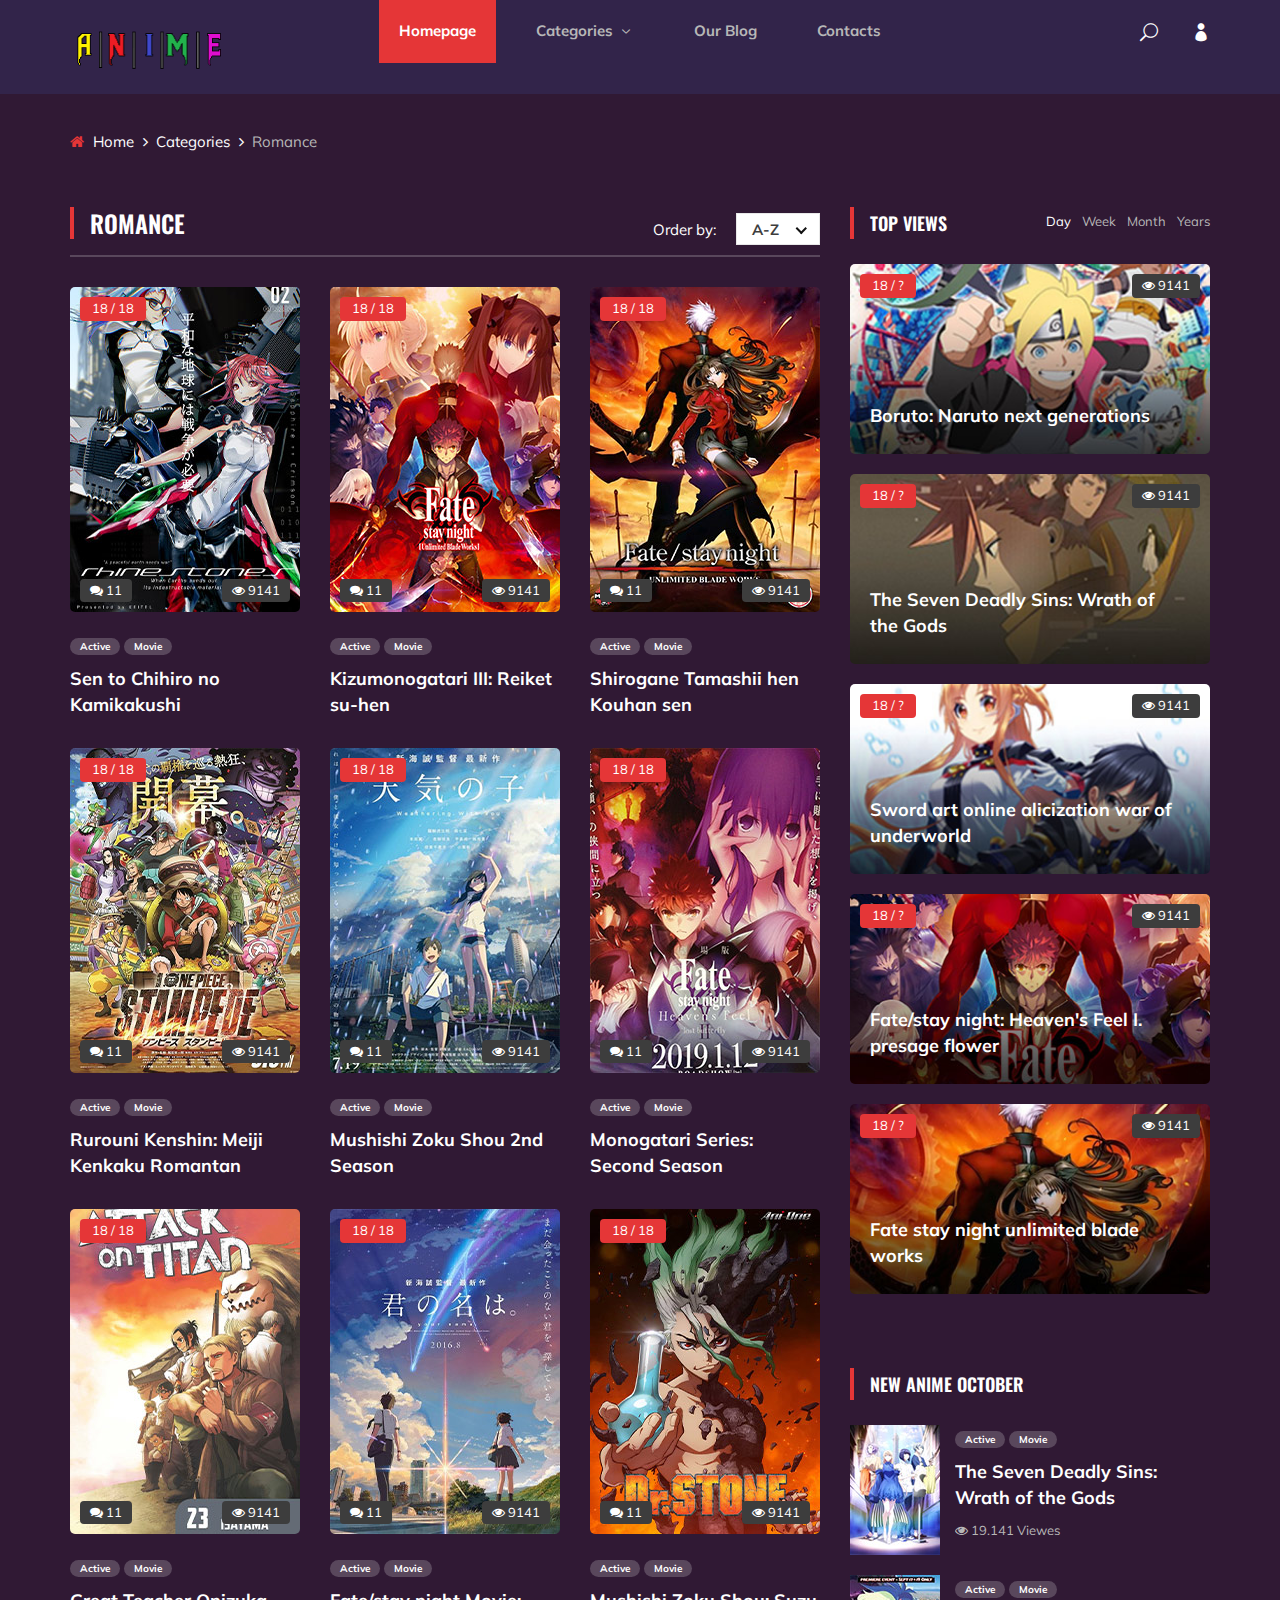
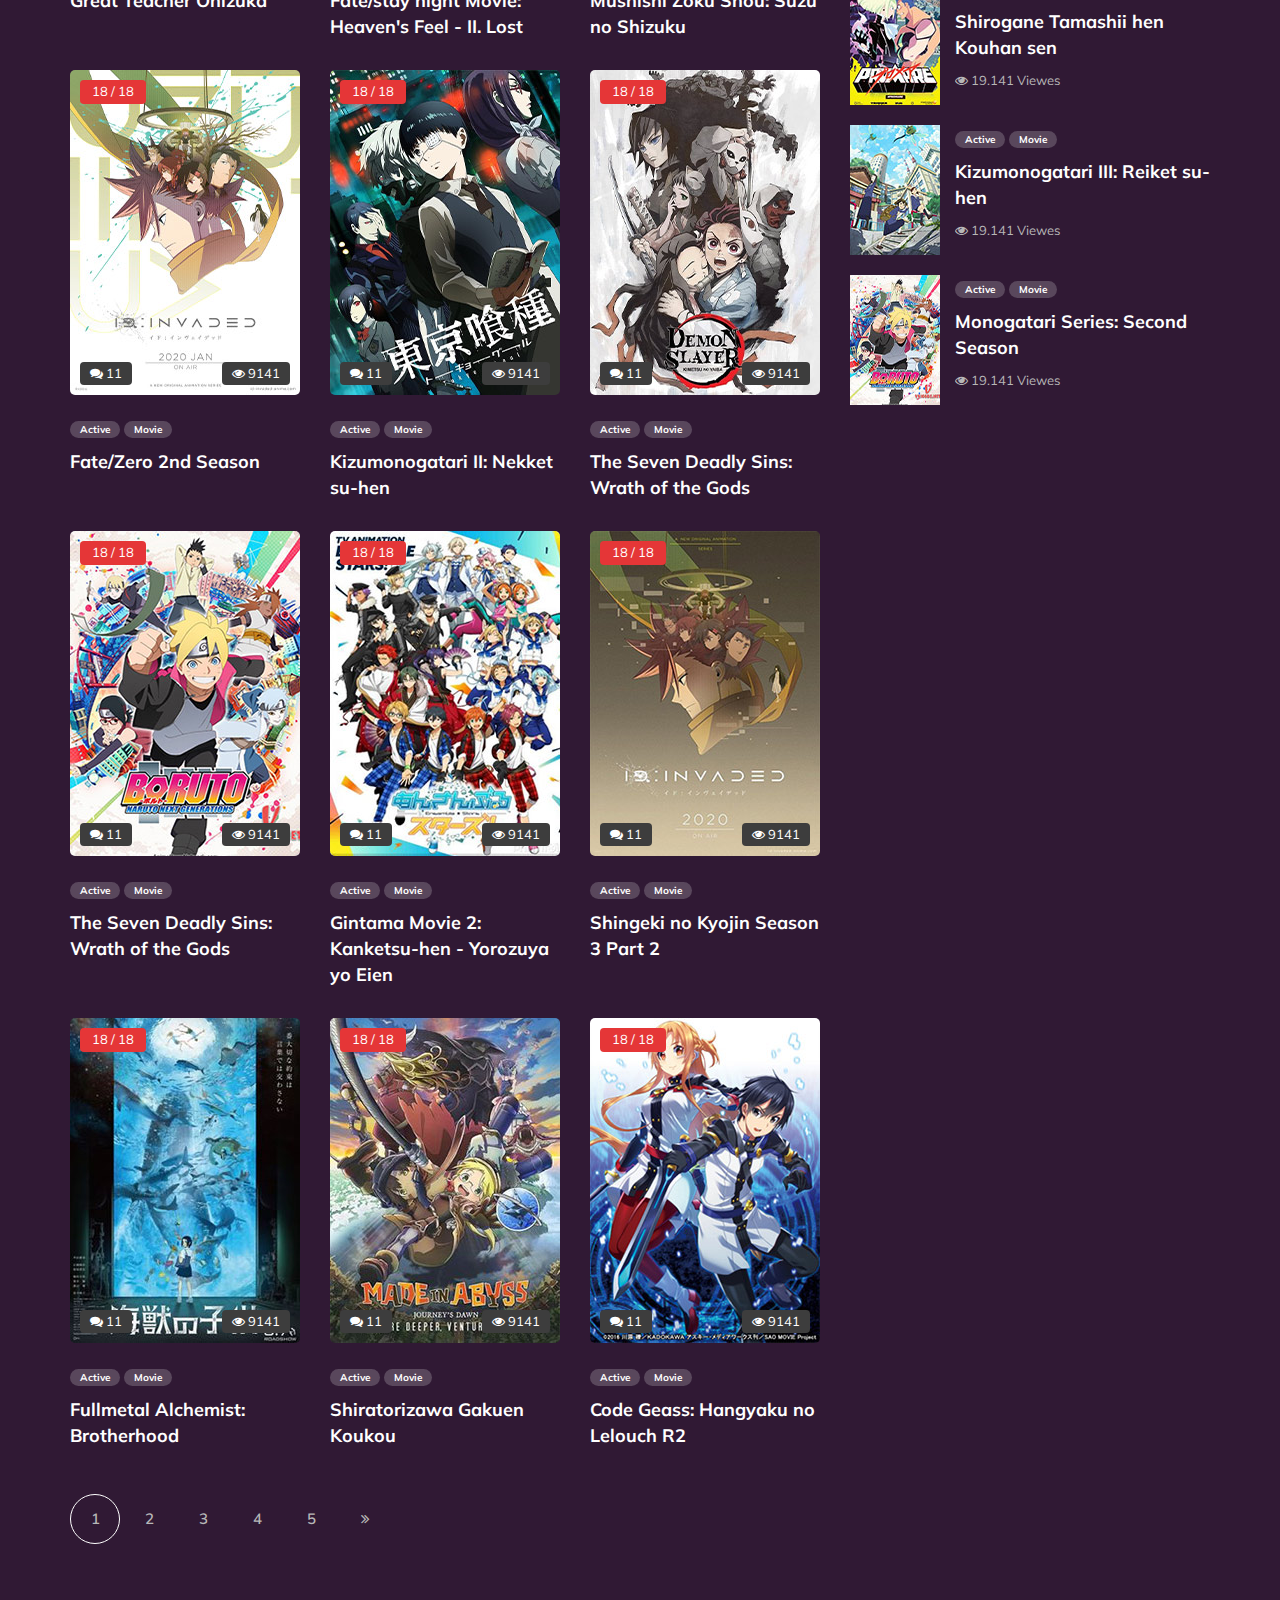
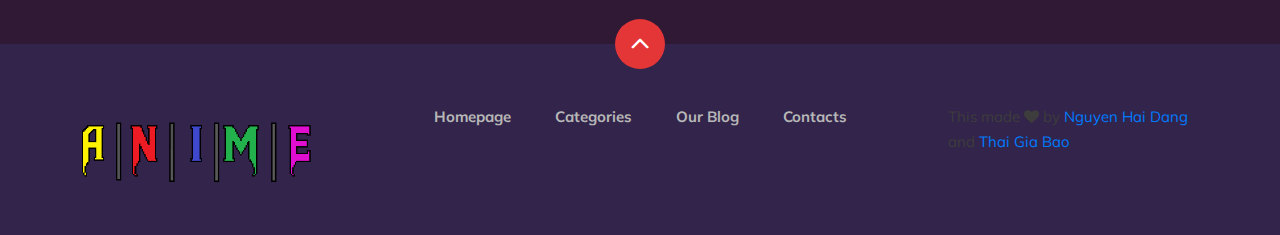
<file: categories.html>
<!DOCTYPE html>
<html lang="zxx">

<head>
    <meta charset="UTF-8">
    <meta name="description" content="Anime Template">
    <meta name="keywords" content="Anime, unica, creative, html">
    <meta name="viewport" content="width=device-width, initial-scale=1.0">
    <meta http-equiv="X-UA-Compatible" content="ie=edge">
    <title>Thể Loại</title>

    <!-- Google Font -->
    <link href="https://fonts.googleapis.com/css2?family=Oswald:wght@300;400;500;600;700&display=swap" rel="stylesheet">
    <link href="https://fonts.googleapis.com/css2?family=Mulish:wght@300;400;500;600;700;800;900&display=swap"
    rel="stylesheet">

    <!-- Css Styles -->
    <link rel="stylesheet" href="css/bootstrap.min.css" type="text/css">
    <link rel="stylesheet" href="css/font-awesome.min.css" type="text/css">
    <link rel="stylesheet" href="css/elegant-icons.css" type="text/css">
    <link rel="stylesheet" href="css/plyr.css" type="text/css">
    <link rel="stylesheet" href="css/nice-select.css" type="text/css">
    <link rel="stylesheet" href="css/owl.carousel.min.css" type="text/css">
    <link rel="stylesheet" href="css/slicknav.min.css" type="text/css">
    <link rel="stylesheet" href="css/style.css" type="text/css">
</head>

<body>
    <!-- Page Preloder -->
    <div id="preloder">
        <div class="loader"></div>
    </div>

    <!-- Header Section Begin -->
    <header class="header">
        <div class="container">
            <div class="row">
                <div class="col-lg-2">
                    <div class="header__logo">
                        <a href="./index.html">
                            <img src="img/logo.jpg" alt="">
                        </a>
                    </div>
                </div>
                <div class="col-lg-8">
                    <div class="header__nav">
                        <nav class="header__menu mobile-menu">
                            <ul>
                                <li class="active"><a href="./index.html">Homepage</a></li>
                                <li><a href="./categories.html">Categories <span class="arrow_carrot-down"></span></a>
                                    <ul class="dropdown">
                                        <li><a href="./categories.html">Categories</a></li>
                                        <li><a href="./anime-details.html">Anime Details</a></li>
                                        <li><a href="./anime-watching.html">Anime Watching</a></li>
                                        <li><a href="./blog-details.html">Blog Details</a></li>
                                        <li><a href="./signup.html">Sign Up</a></li>
                                        <li><a href="./login.html">Login</a></li>
                                    </ul>
                                </li>
                                <li><a href="./blog.html">Our Blog</a></li>
                                <li><a href="#">Contacts</a></li>
                            </ul>
                        </nav>
                    </div>
                </div>
                <div class="col-lg-2">
                    <div class="header__right">
                        <a href="#" class="search-switch"><span class="icon_search"></span></a>
                        <a href="./login.html"><span class="icon_profile"></span></a>
                    </div>
                </div>
            </div>
            <div id="mobile-menu-wrap"></div>
        </div>
    </header>
    <!-- Header End -->

    <!-- Breadcrumb Begin -->
    <div class="breadcrumb-option">
        <div class="container">
            <div class="row">
                <div class="col-lg-12">
                    <div class="breadcrumb__links">
                        <a href="./index.html"><i class="fa fa-home"></i> Home</a>
                        <a href="./categories.html">Categories</a>
                        <span>Romance</span>
                    </div>
                </div>
            </div>
        </div>
    </div>
    <!-- Breadcrumb End -->

    <!-- Product Section Begin -->
    <section class="product-page spad">
        <div class="container">
            <div class="row">
                <div class="col-lg-8">
                    <div class="product__page__content">
                        <div class="product__page__title">
                            <div class="row">
                                <div class="col-lg-8 col-md-8 col-sm-6">
                                    <div class="section-title">
                                        <h4>Romance</h4>
                                    </div>
                                </div>
                                <div class="col-lg-4 col-md-4 col-sm-6">
                                    <div class="product__page__filter">
                                        <p>Order by:</p>
                                        <select>
                                            <option value="">A-Z</option>
                                            <option value="">1-10</option>
                                            <option value="">10-50</option>
                                        </select>
                                    </div>
                                </div>
                            </div>
                        </div>
                        <div class="row">
                            <div class="col-lg-4 col-md-6 col-sm-6">
                                <div class="product__item">
                                    <div class="product__item__pic set-bg" data-setbg="img/popular/popular-1.jpg">
                                        <div class="ep">18 / 18</div>
                                        <div class="comment"><i class="fa fa-comments"></i> 11</div>
                                        <div class="view"><i class="fa fa-eye"></i> 9141</div>
                                    </div>
                                    <div class="product__item__text">
                                        <ul>
                                            <li>Active</li>
                                            <li>Movie</li>
                                        </ul>
                                        <h5><a href="#">Sen to Chihiro no Kamikakushi</a></h5>
                                    </div>
                                </div>
                            </div>
                            <div class="col-lg-4 col-md-6 col-sm-6">
                                <div class="product__item">
                                    <div class="product__item__pic set-bg" data-setbg="img/popular/popular-2.jpg">
                                        <div class="ep">18 / 18</div>
                                        <div class="comment"><i class="fa fa-comments"></i> 11</div>
                                        <div class="view"><i class="fa fa-eye"></i> 9141</div>
                                    </div>
                                    <div class="product__item__text">
                                        <ul>
                                            <li>Active</li>
                                            <li>Movie</li>
                                        </ul>
                                        <h5><a href="#">Kizumonogatari III: Reiket su-hen</a></h5>
                                    </div>
                                </div>
                            </div>
                            <div class="col-lg-4 col-md-6 col-sm-6">
                                <div class="product__item">
                                    <div class="product__item__pic set-bg" data-setbg="img/popular/popular-3.jpg">
                                        <div class="ep">18 / 18</div>
                                        <div class="comment"><i class="fa fa-comments"></i> 11</div>
                                        <div class="view"><i class="fa fa-eye"></i> 9141</div>
                                    </div>
                                    <div class="product__item__text">
                                        <ul>
                                            <li>Active</li>
                                            <li>Movie</li>
                                        </ul>
                                        <h5><a href="#">Shirogane Tamashii hen Kouhan sen</a></h5>
                                    </div>
                                </div>
                            </div>
                            <div class="col-lg-4 col-md-6 col-sm-6">
                                <div class="product__item">
                                    <div class="product__item__pic set-bg" data-setbg="img/popular/popular-4.jpg">
                                        <div class="ep">18 / 18</div>
                                        <div class="comment"><i class="fa fa-comments"></i> 11</div>
                                        <div class="view"><i class="fa fa-eye"></i> 9141</div>
                                    </div>
                                    <div class="product__item__text">
                                        <ul>
                                            <li>Active</li>
                                            <li>Movie</li>
                                        </ul>
                                        <h5><a href="#">Rurouni Kenshin: Meiji Kenkaku Romantan</a></h5>
                                    </div>
                                </div>
                            </div>
                            <div class="col-lg-4 col-md-6 col-sm-6">
                                <div class="product__item">
                                    <div class="product__item__pic set-bg" data-setbg="img/popular/popular-5.jpg">
                                        <div class="ep">18 / 18</div>
                                        <div class="comment"><i class="fa fa-comments"></i> 11</div>
                                        <div class="view"><i class="fa fa-eye"></i> 9141</div>
                                    </div>
                                    <div class="product__item__text">
                                        <ul>
                                            <li>Active</li>
                                            <li>Movie</li>
                                        </ul>
                                        <h5><a href="#">Mushishi Zoku Shou 2nd Season</a></h5>
                                    </div>
                                </div>
                            </div>
                            <div class="col-lg-4 col-md-6 col-sm-6">
                                <div class="product__item">
                                    <div class="product__item__pic set-bg" data-setbg="img/popular/popular-6.jpg">
                                        <div class="ep">18 / 18</div>
                                        <div class="comment"><i class="fa fa-comments"></i> 11</div>
                                        <div class="view"><i class="fa fa-eye"></i> 9141</div>
                                    </div>
                                    <div class="product__item__text">
                                        <ul>
                                            <li>Active</li>
                                            <li>Movie</li>
                                        </ul>
                                        <h5><a href="#">Monogatari Series: Second Season</a></h5>
                                    </div>
                                </div>
                            </div>
                            <div class="col-lg-4 col-md-6 col-sm-6">
                                <div class="product__item">
                                    <div class="product__item__pic set-bg" data-setbg="img/recent/recent-1.jpg">
                                        <div class="ep">18 / 18</div>
                                        <div class="comment"><i class="fa fa-comments"></i> 11</div>
                                        <div class="view"><i class="fa fa-eye"></i> 9141</div>
                                    </div>
                                    <div class="product__item__text">
                                        <ul>
                                            <li>Active</li>
                                            <li>Movie</li>
                                        </ul>
                                        <h5><a href="#">Great Teacher Onizuka</a></h5>
                                    </div>
                                </div>
                            </div>
                            <div class="col-lg-4 col-md-6 col-sm-6">
                                <div class="product__item">
                                    <div class="product__item__pic set-bg" data-setbg="img/recent/recent-2.jpg">
                                        <div class="ep">18 / 18</div>
                                        <div class="comment"><i class="fa fa-comments"></i> 11</div>
                                        <div class="view"><i class="fa fa-eye"></i> 9141</div>
                                    </div>
                                    <div class="product__item__text">
                                        <ul>
                                            <li>Active</li>
                                            <li>Movie</li>
                                        </ul>
                                        <h5><a href="#">Fate/stay night Movie: Heaven's Feel - II. Lost</a></h5>
                                    </div>
                                </div>
                            </div>
                            <div class="col-lg-4 col-md-6 col-sm-6">
                                <div class="product__item">
                                    <div class="product__item__pic set-bg" data-setbg="img/recent/recent-3.jpg">
                                        <div class="ep">18 / 18</div>
                                        <div class="comment"><i class="fa fa-comments"></i> 11</div>
                                        <div class="view"><i class="fa fa-eye"></i> 9141</div>
                                    </div>
                                    <div class="product__item__text">
                                        <ul>
                                            <li>Active</li>
                                            <li>Movie</li>
                                        </ul>
                                        <h5><a href="#">Mushishi Zoku Shou: Suzu no Shizuku</a></h5>
                                    </div>
                                </div>
                            </div>
                            <div class="col-lg-4 col-md-6 col-sm-6">
                                <div class="product__item">
                                    <div class="product__item__pic set-bg" data-setbg="img/recent/recent-4.jpg">
                                        <div class="ep">18 / 18</div>
                                        <div class="comment"><i class="fa fa-comments"></i> 11</div>
                                        <div class="view"><i class="fa fa-eye"></i> 9141</div>
                                    </div>
                                    <div class="product__item__text">
                                        <ul>
                                            <li>Active</li>
                                            <li>Movie</li>
                                        </ul>
                                        <h5><a href="#">Fate/Zero 2nd Season</a></h5>
                                    </div>
                                </div>
                            </div>
                            <div class="col-lg-4 col-md-6 col-sm-6">
                                <div class="product__item">
                                    <div class="product__item__pic set-bg" data-setbg="img/recent/recent-5.jpg">
                                        <div class="ep">18 / 18</div>
                                        <div class="comment"><i class="fa fa-comments"></i> 11</div>
                                        <div class="view"><i class="fa fa-eye"></i> 9141</div>
                                    </div>
                                    <div class="product__item__text">
                                        <ul>
                                            <li>Active</li>
                                            <li>Movie</li>
                                        </ul>
                                        <h5><a href="#">Kizumonogatari II: Nekket su-hen</a></h5>
                                    </div>
                                </div>
                            </div>
                            <div class="col-lg-4 col-md-6 col-sm-6">
                                <div class="product__item">
                                    <div class="product__item__pic set-bg" data-setbg="img/recent/recent-6.jpg">
                                        <div class="ep">18 / 18</div>
                                        <div class="comment"><i class="fa fa-comments"></i> 11</div>
                                        <div class="view"><i class="fa fa-eye"></i> 9141</div>
                                    </div>
                                    <div class="product__item__text">
                                        <ul>
                                            <li>Active</li>
                                            <li>Movie</li>
                                        </ul>
                                        <h5><a href="#">The Seven Deadly Sins: Wrath of the Gods</a></h5>
                                    </div>
                                </div>
                            </div>
                            <div class="col-lg-4 col-md-6 col-sm-6">
                                <div class="product__item">
                                    <div class="product__item__pic set-bg" data-setbg="img/trending/trend-1.jpg">
                                        <div class="ep">18 / 18</div>
                                        <div class="comment"><i class="fa fa-comments"></i> 11</div>
                                        <div class="view"><i class="fa fa-eye"></i> 9141</div>
                                    </div>
                                    <div class="product__item__text">
                                        <ul>
                                            <li>Active</li>
                                            <li>Movie</li>
                                        </ul>
                                        <h5><a href="#">The Seven Deadly Sins: Wrath of the Gods</a></h5>
                                    </div>
                                </div>
                            </div>
                            <div class="col-lg-4 col-md-6 col-sm-6">
                                <div class="product__item">
                                    <div class="product__item__pic set-bg" data-setbg="img/trending/trend-2.jpg">
                                        <div class="ep">18 / 18</div>
                                        <div class="comment"><i class="fa fa-comments"></i> 11</div>
                                        <div class="view"><i class="fa fa-eye"></i> 9141</div>
                                    </div>
                                    <div class="product__item__text">
                                        <ul>
                                            <li>Active</li>
                                            <li>Movie</li>
                                        </ul>
                                        <h5><a href="#">Gintama Movie 2: Kanketsu-hen - Yorozuya yo Eien</a></h5>
                                    </div>
                                </div>
                            </div>
                            <div class="col-lg-4 col-md-6 col-sm-6">
                                <div class="product__item">
                                    <div class="product__item__pic set-bg" data-setbg="img/trending/trend-3.jpg">
                                        <div class="ep">18 / 18</div>
                                        <div class="comment"><i class="fa fa-comments"></i> 11</div>
                                        <div class="view"><i class="fa fa-eye"></i> 9141</div>
                                    </div>
                                    <div class="product__item__text">
                                        <ul>
                                            <li>Active</li>
                                            <li>Movie</li>
                                        </ul>
                                        <h5><a href="#">Shingeki no Kyojin Season 3 Part 2</a></h5>
                                    </div>
                                </div>
                            </div>
                            <div class="col-lg-4 col-md-6 col-sm-6">
                                <div class="product__item">
                                    <div class="product__item__pic set-bg" data-setbg="img/trending/trend-4.jpg">
                                        <div class="ep">18 / 18</div>
                                        <div class="comment"><i class="fa fa-comments"></i> 11</div>
                                        <div class="view"><i class="fa fa-eye"></i> 9141</div>
                                    </div>
                                    <div class="product__item__text">
                                        <ul>
                                            <li>Active</li>
                                            <li>Movie</li>
                                        </ul>
                                        <h5><a href="#">Fullmetal Alchemist: Brotherhood</a></h5>
                                    </div>
                                </div>
                            </div>
                            <div class="col-lg-4 col-md-6 col-sm-6">
                                <div class="product__item">
                                    <div class="product__item__pic set-bg" data-setbg="img/trending/trend-5.jpg">
                                        <div class="ep">18 / 18</div>
                                        <div class="comment"><i class="fa fa-comments"></i> 11</div>
                                        <div class="view"><i class="fa fa-eye"></i> 9141</div>
                                    </div>
                                    <div class="product__item__text">
                                        <ul>
                                            <li>Active</li>
                                            <li>Movie</li>
                                        </ul>
                                        <h5><a href="#">Shiratorizawa Gakuen Koukou</a></h5>
                                    </div>
                                </div>
                            </div>
                            <div class="col-lg-4 col-md-6 col-sm-6">
                                <div class="product__item">
                                    <div class="product__item__pic set-bg" data-setbg="img/trending/trend-6.jpg">
                                        <div class="ep">18 / 18</div>
                                        <div class="comment"><i class="fa fa-comments"></i> 11</div>
                                        <div class="view"><i class="fa fa-eye"></i> 9141</div>
                                    </div>
                                    <div class="product__item__text">
                                        <ul>
                                            <li>Active</li>
                                            <li>Movie</li>
                                        </ul>
                                        <h5><a href="#">Code Geass: Hangyaku no Lelouch R2</a></h5>
                                    </div>
                                </div>
                            </div>
                        </div>
                    </div>
                    <div class="product__pagination">
                        <a href="#" class="current-page">1</a>
                        <a href="#">2</a>
                        <a href="#">3</a>
                        <a href="#">4</a>
                        <a href="#">5</a>
                        <a href="#"><i class="fa fa-angle-double-right"></i></a>
                    </div>
                </div>
                <div class="col-lg-4 col-md-6 col-sm-8">
                    <div class="product__sidebar">
                        <div class="product__sidebar__view">
                            <div class="section-title">
                                <h5>Top Views</h5>
                            </div>
                            <ul class="filter__controls">
                                <li class="active" data-filter="*">Day</li>
                                <li data-filter=".week">Week</li>
                                <li data-filter=".month">Month</li>
                                <li data-filter=".years">Years</li>
                            </ul>
                            <div class="filter__gallery">
                                <div class="product__sidebar__view__item set-bg mix day years"
                                data-setbg="img/sidebar/tv-1.jpg">
                                <div class="ep">18 / ?</div>
                                <div class="view"><i class="fa fa-eye"></i> 9141</div>
                                <h5><a href="#">Boruto: Naruto next generations</a></h5>
                            </div>
                            <div class="product__sidebar__view__item set-bg mix month week"
                            data-setbg="img/sidebar/tv-2.jpg">
                            <div class="ep">18 / ?</div>
                            <div class="view"><i class="fa fa-eye"></i> 9141</div>
                            <h5><a href="#">The Seven Deadly Sins: Wrath of the Gods</a></h5>
                        </div>
                        <div class="product__sidebar__view__item set-bg mix week years"
                        data-setbg="img/sidebar/tv-3.jpg">
                        <div class="ep">18 / ?</div>
                        <div class="view"><i class="fa fa-eye"></i> 9141</div>
                        <h5><a href="#">Sword art online alicization war of underworld</a></h5>
                    </div>
                    <div class="product__sidebar__view__item set-bg mix years month"
                    data-setbg="img/sidebar/tv-4.jpg">
                    <div class="ep">18 / ?</div>
                    <div class="view"><i class="fa fa-eye"></i> 9141</div>
                    <h5><a href="#">Fate/stay night: Heaven's Feel I. presage flower</a></h5>
                </div>
                <div class="product__sidebar__view__item set-bg mix day"
                data-setbg="img/sidebar/tv-5.jpg">
                <div class="ep">18 / ?</div>
                <div class="view"><i class="fa fa-eye"></i> 9141</div>
                <h5><a href="#">Fate stay night unlimited blade works</a></h5>
            </div>
        </div>
    </div>
    <div class="product__sidebar__comment">
        <div class="section-title">
            <h5>New Anime October</h5>
        </div>
        <div class="product__sidebar__comment__item">
            <div class="product__sidebar__comment__item__pic">
                <img src="img/sidebar/comment-1.jpg" alt="">
            </div>
            <div class="product__sidebar__comment__item__text">
                <ul>
                    <li>Active</li>
                    <li>Movie</li>
                </ul>
                <h5><a href="#">The Seven Deadly Sins: Wrath of the Gods</a></h5>
                <span><i class="fa fa-eye"></i> 19.141 Viewes</span>
            </div>
        </div>
        <div class="product__sidebar__comment__item">
            <div class="product__sidebar__comment__item__pic">
                <img src="img/sidebar/comment-2.jpg" alt="">
            </div>
            <div class="product__sidebar__comment__item__text">
                <ul>
                    <li>Active</li>
                    <li>Movie</li>
                </ul>
                <h5><a href="#">Shirogane Tamashii hen Kouhan sen</a></h5>
                <span><i class="fa fa-eye"></i> 19.141 Viewes</span>
            </div>
        </div>
        <div class="product__sidebar__comment__item">
            <div class="product__sidebar__comment__item__pic">
                <img src="img/sidebar/comment-3.jpg" alt="">
            </div>
            <div class="product__sidebar__comment__item__text">
                <ul>
                    <li>Active</li>
                    <li>Movie</li>
                </ul>
                <h5><a href="#">Kizumonogatari III: Reiket su-hen</a></h5>
                <span><i class="fa fa-eye"></i> 19.141 Viewes</span>
            </div>
        </div>
        <div class="product__sidebar__comment__item">
            <div class="product__sidebar__comment__item__pic">
                <img src="img/sidebar/comment-4.jpg" alt="">
            </div>
            <div class="product__sidebar__comment__item__text">
                <ul>
                    <li>Active</li>
                    <li>Movie</li>
                </ul>
                <h5><a href="#">Monogatari Series: Second Season</a></h5>
                <span><i class="fa fa-eye"></i> 19.141 Viewes</span>
            </div>
        </div>
    </div>
</div>
</div>
</div>
</div>
</section>
<!-- Product Section End -->

<!-- Footer Section Begin -->
<footer class="footer">
    <div class="page-up">
        <a href="#" id="scrollToTopButton"><span class="arrow_carrot-up"></span></a>
    </div>
    <div class="container">
        <div class="row">
            <div class="col-lg-3">
                <div class="footer__logo">
                    <a href="./index.html"><img src="img/logo.jpg" alt=""></a>
                </div>
            </div>
            <div class="col-lg-6">
                <div class="footer__nav">
                    <ul>
                        <li class="active"><a href="./index.html">Homepage</a></li>
                        <li><a href="./categories.html">Categories</a></li>
                        <li><a href="./blog.html">Our Blog</a></li>
                        <li><a href="#">Contacts</a></li>
                    </ul>
                </div>
            </div>
            <div class="col-lg-3">
                <p>
                  This made <i class="fa fa-heart" aria-hidden="true"></i> by <a href="https://www.facebook.com/Gnad.Iah19" target="_blank">Nguyen Hai Dang</a> and <a href="https://www.facebook.com/tgb2311" target="_blank">Thai Gia Bao</a> 
                  </p>

              </div>
          </div>
      </div>
  </footer>
  <!-- Footer Section End -->

  <!-- Search model Begin -->
  <div class="search-model">
    <div class="h-100 d-flex align-items-center justify-content-center">
        <div class="search-close-switch"><i class="icon_close"></i></div>
        <form class="search-model-form">
            <input type="text" id="search-input" placeholder="Search here.....">
        </form>
    </div>
</div>
<!-- Search model end -->

<!-- Js Plugins -->
<script src="js/jquery-3.3.1.min.js"></script>
<script src="js/bootstrap.min.js"></script>
<script src="js/player.js"></script>
<script src="js/jquery.nice-select.min.js"></script>
<script src="js/mixitup.min.js"></script>
<script src="js/jquery.slicknav.js"></script>
<script src="js/owl.carousel.min.js"></script>
<script src="js/main.js"></script>

</body>

</html>
</file>
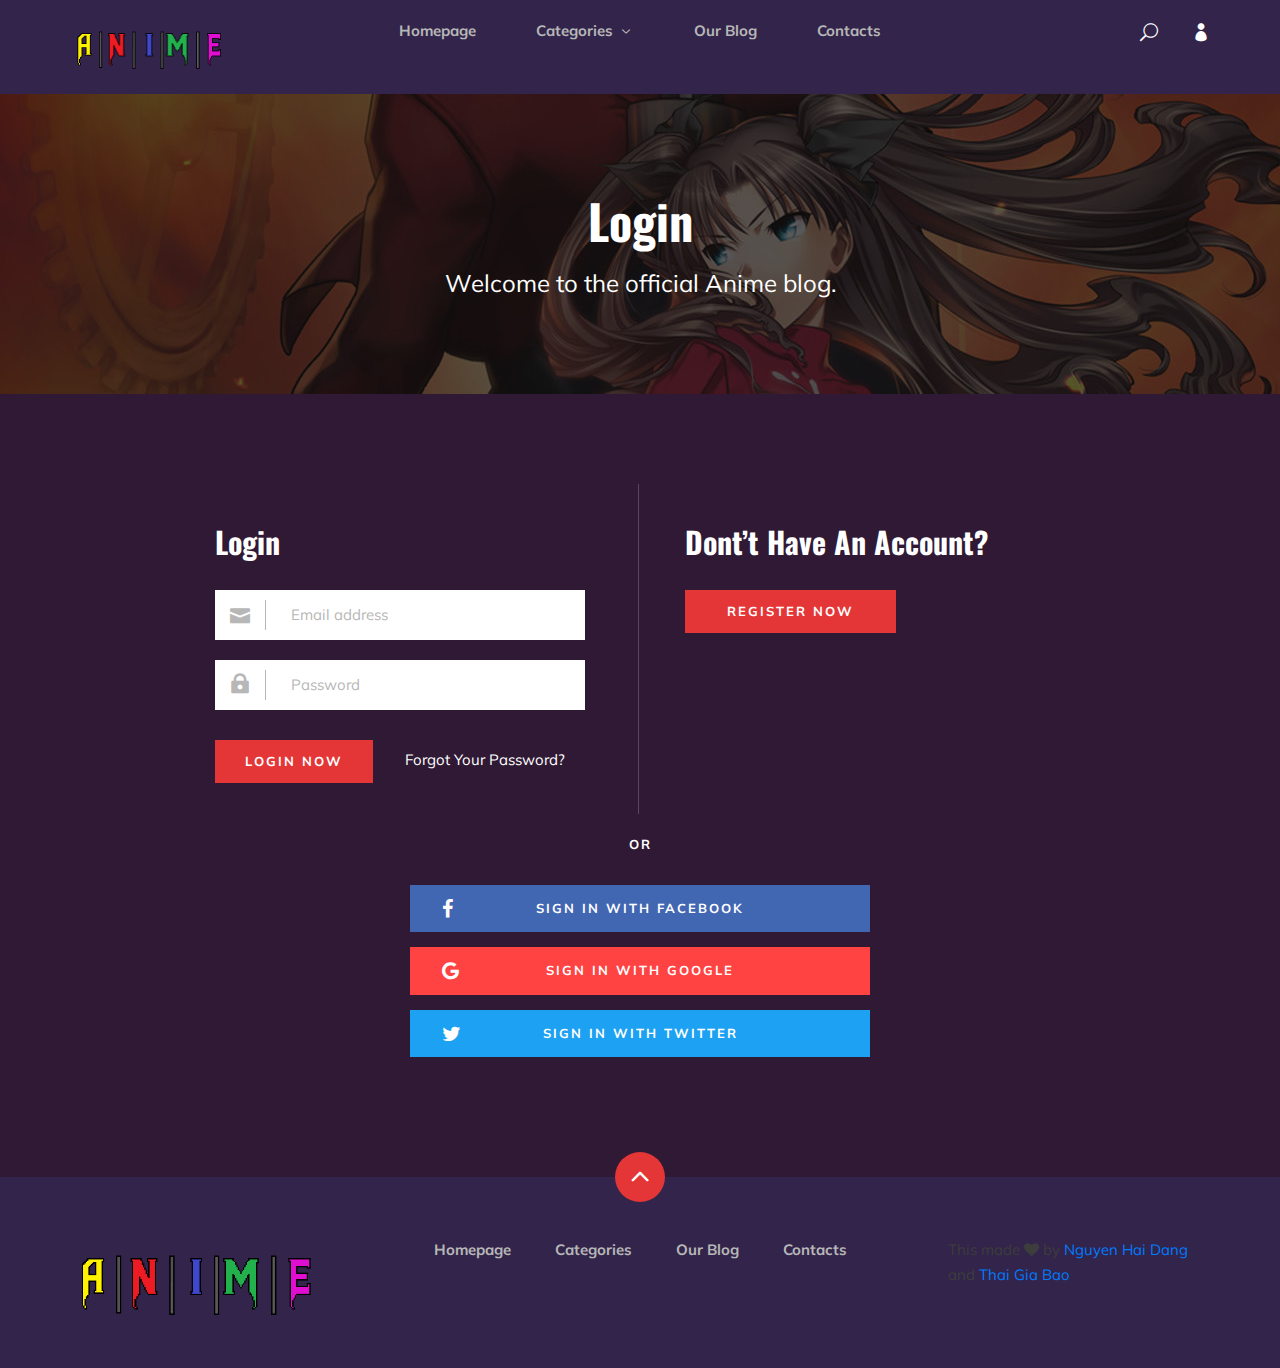
<file: login.html>
<!DOCTYPE html>
<html lang="zxx">

<head>
    <meta charset="UTF-8">
    <meta name="description" content="Anime Template">
    <meta name="keywords" content="Anime, unica, creative, html">
    <meta name="viewport" content="width=device-width, initial-scale=1.0">
    <meta http-equiv="X-UA-Compatible" content="ie=edge">
    <title>Đăng nhập</title>

    <!-- Google Font -->
    <link href="https://fonts.googleapis.com/css2?family=Oswald:wght@300;400;500;600;700&display=swap" rel="stylesheet">
    <link href="https://fonts.googleapis.com/css2?family=Mulish:wght@300;400;500;600;700;800;900&display=swap"
    rel="stylesheet">

    <!-- Css Styles -->
    <link rel="stylesheet" href="css/bootstrap.min.css" type="text/css">
    <link rel="stylesheet" href="css/font-awesome.min.css" type="text/css">
    <link rel="stylesheet" href="css/elegant-icons.css" type="text/css">
    <link rel="stylesheet" href="css/plyr.css" type="text/css">
    <link rel="stylesheet" href="css/nice-select.css" type="text/css">
    <link rel="stylesheet" href="css/owl.carousel.min.css" type="text/css">
    <link rel="stylesheet" href="css/slicknav.min.css" type="text/css">
    <link rel="stylesheet" href="css/style.css" type="text/css">
</head>

<body>
    <!-- Page Preloder -->
    <div id="preloder">
        <div class="loader"></div>
    </div>

    <!-- Header Section Begin -->
    <header class="header">
        <div class="container">
            <div class="row">
                <div class="col-lg-2">
                    <div class="header__logo">
                        <a href="./index.html">
                            <img src="img/logo.jpg" alt="">
                        </a>
                    </div>
                </div>
                <div class="col-lg-8">
                    <div class="header__nav">
                        <nav class="header__menu mobile-menu">
                            <ul>
                                <li><a href="./index.html">Homepage</a></li>
                                <li><a href="./categories.html">Categories <span class="arrow_carrot-down"></span></a>
                                    <ul class="dropdown">
                                        <li><a href="./categories.html">Categories</a></li>
                                        <li><a href="./anime-details.html">Anime Details</a></li>
                                        <li><a href="./anime-watching.html">Anime Watching</a></li>
                                        <li><a href="./blog-details.html">Blog Details</a></li>
                                        <li><a href="./signup.html">Sign Up</a></li>
                                        <li><a href="./login.html">Login</a></li>
                                    </ul>
                                </li>
                                <li><a href="./blog.html">Our Blog</a></li>
                                <li><a href="#">Contacts</a></li>
                            </ul>
                        </nav>
                    </div>
                </div>
                <div class="col-lg-2">
                    <div class="header__right">
                        <a href="#" class="search-switch"><span class="icon_search"></span></a>
                        <a href="./login.html"><span class="icon_profile"></span></a>
                    </div>
                </div>
            </div>
            <div id="mobile-menu-wrap"></div>
        </div>
    </header>
    <!-- Header End -->

    <!-- Normal Breadcrumb Begin -->
    <section class="normal-breadcrumb set-bg" data-setbg="img/normal-breadcrumb.jpg">
        <div class="container">
            <div class="row">
                <div class="col-lg-12 text-center">
                    <div class="normal__breadcrumb__text">
                        <h2>Login</h2>
                        <p>Welcome to the official Anime blog.</p>
                    </div>
                </div>
            </div>
        </div>
    </section>
    <!-- Normal Breadcrumb End -->

    <!-- Login Section Begin -->
    <section class="login spad">
        <div class="container">
            <div class="row">
                <div class="col-lg-6">
                    <div class="login__form">
                        <h3>Login</h3>
                        <form action="#">
                            <div class="input__item">
                                <input type="text" placeholder="Email address">
                                <span class="icon_mail"></span>
                            </div>
                            <div class="input__item">
                                <input type="text" placeholder="Password">
                                <span class="icon_lock"></span>
                            </div>
                            <button type="submit" class="site-btn">Login Now</button>
                        </form>
                        <a href="#" class="forget_pass">Forgot Your Password?</a>
                    </div>
                </div>
                <div class="col-lg-6">
                    <div class="login__register">
                        <h3>Dont’t Have An Account?</h3>
                        <a href="#" class="primary-btn">Register Now</a>
                    </div>
                </div>
            </div>
            <div class="login__social">
                <div class="row d-flex justify-content-center">
                    <div class="col-lg-6">
                        <div class="login__social__links">
                            <span>or</span>
                            <ul>
                                <li><a href="#" class="facebook"><i class="fa fa-facebook"></i> Sign in With
                                Facebook</a></li>
                                <li><a href="#" class="google"><i class="fa fa-google"></i> Sign in With Google</a></li>
                                <li><a href="#" class="twitter"><i class="fa fa-twitter"></i> Sign in With Twitter</a>
                                </li>
                            </ul>
                        </div>
                    </div>
                </div>
            </div>
        </div>
    </section>
    <!-- Login Section End -->

    <!-- Footer Section Begin -->
    <footer class="footer">
        <div class="page-up">
            <a href="#" id="scrollToTopButton"><span class="arrow_carrot-up"></span></a>
        </div>
        <div class="container">
            <div class="row">
                <div class="col-lg-3">
                    <div class="footer__logo">
                        <a href="./index.html"><img src="img/logo.jpg" alt=""></a>
                    </div>
                </div>
                <div class="col-lg-6">
                    <div class="footer__nav">
                        <ul>
                            <li class="active"><a href="./index.html">Homepage</a></li>
                            <li><a href="./categories.html">Categories</a></li>
                            <li><a href="./blog.html">Our Blog</a></li>
                            <li><a href="#">Contacts</a></li>
                        </ul>
                    </div>
                </div>
                <div class="col-lg-3">
                    <p>
                      This made <i class="fa fa-heart" aria-hidden="true"></i> by <a href="https://www.facebook.com/Gnad.Iah19" target="_blank">Nguyen Hai Dang</a> and <a href="https://www.facebook.com/tgb2311" target="_blank">Thai Gia Bao</a> 
                      </p>

                  </div>
              </div>
          </div>
      </footer>
      <!-- Footer Section End -->

      <!-- Search model Begin -->
      <div class="search-model">
        <div class="h-100 d-flex align-items-center justify-content-center">
            <div class="search-close-switch"><i class="icon_close"></i></div>
            <form class="search-model-form">
                <input type="text" id="search-input" placeholder="Search here.....">
            </form>
        </div>
    </div>
    <!-- Search model end -->

    <!-- Js Plugins -->
    <script src="js/jquery-3.3.1.min.js"></script>
    <script src="js/bootstrap.min.js"></script>
    <script src="js/player.js"></script>
    <script src="js/jquery.nice-select.min.js"></script>
    <script src="js/mixitup.min.js"></script>
    <script src="js/jquery.slicknav.js"></script>
    <script src="js/owl.carousel.min.js"></script>
    <script src="js/main.js"></script>


</body>

</html>
</file>
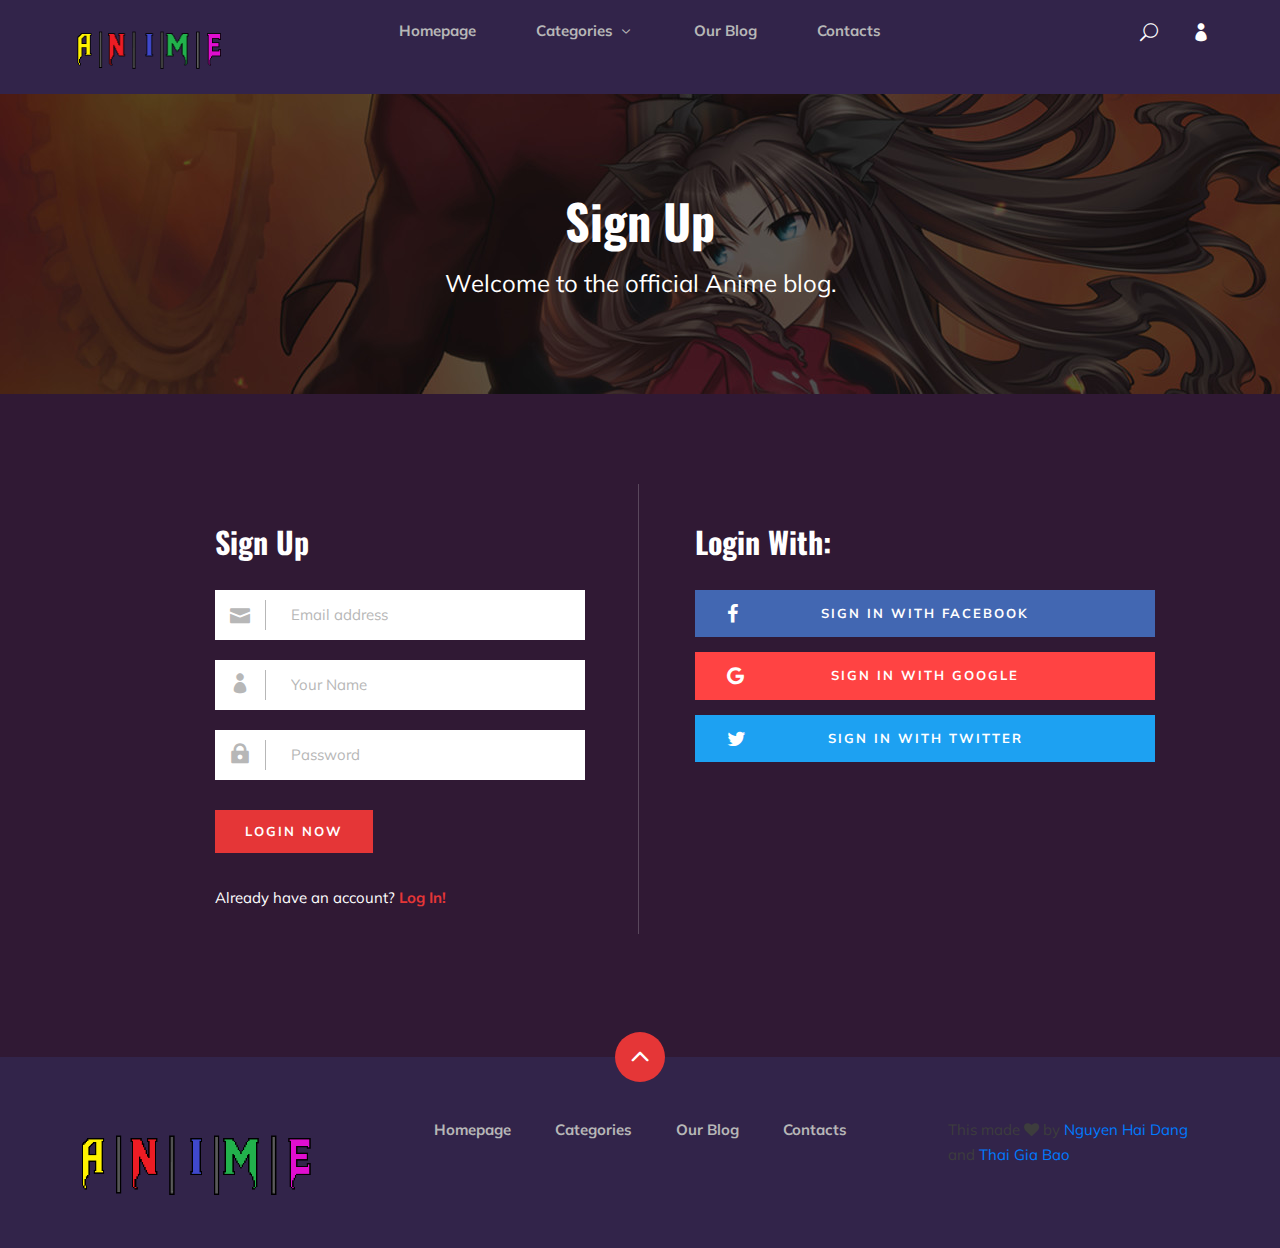
<file: signup.html>
<!DOCTYPE html>
<html lang="zxx">

<head>
    <meta charset="UTF-8">
    <meta name="description" content="Anime Template">
    <meta name="keywords" content="Anime, unica, creative, html">
    <meta name="viewport" content="width=device-width, initial-scale=1.0">
    <meta http-equiv="X-UA-Compatible" content="ie=edge">
    <title>Đăng Kí</title>

    <!-- Google Font -->
    <link href="https://fonts.googleapis.com/css2?family=Oswald:wght@300;400;500;600;700&display=swap" rel="stylesheet">
    <link href="https://fonts.googleapis.com/css2?family=Mulish:wght@300;400;500;600;700;800;900&display=swap"
    rel="stylesheet">

    <!-- Css Styles -->
    <link rel="stylesheet" href="css/bootstrap.min.css" type="text/css">
    <link rel="stylesheet" href="css/font-awesome.min.css" type="text/css">
    <link rel="stylesheet" href="css/elegant-icons.css" type="text/css">
    <link rel="stylesheet" href="css/plyr.css" type="text/css">
    <link rel="stylesheet" href="css/nice-select.css" type="text/css">
    <link rel="stylesheet" href="css/owl.carousel.min.css" type="text/css">
    <link rel="stylesheet" href="css/slicknav.min.css" type="text/css">
    <link rel="stylesheet" href="css/style.css" type="text/css">
</head>

<body>
    <!-- Page Preloder -->
    <div id="preloder">
        <div class="loader"></div>
    </div>

    <!-- Header Section Begin -->
    <header class="header">
        <div class="container">
            <div class="row">
                <div class="col-lg-2">
                    <div class="header__logo">
                        <a href="./index.html">
                            <img src="img/logo.jpg" alt="">
                        </a>
                    </div>
                </div>
                <div class="col-lg-8">
                    <div class="header__nav">
                        <nav class="header__menu mobile-menu">
                            <ul>
                                <li><a href="./index.html">Homepage</a></li>
                                <li><a href="./categories.html">Categories <span class="arrow_carrot-down"></span></a>
                                    <ul class="dropdown">
                                        <li><a href="./categories.html">Categories</a></li>
                                        <li><a href="./anime-details.html">Anime Details</a></li>
                                        <li><a href="./anime-watching.html">Anime Watching</a></li>
                                        <li><a href="./blog-details.html">Blog Details</a></li>
                                        <li><a href="./signup.html">Sign Up</a></li>
                                        <li><a href="./login.html">Login</a></li>
                                    </ul>
                                </li>
                                <li><a href="./blog.html">Our Blog</a></li>
                                <li><a href="#">Contacts</a></li>
                            </ul>
                        </nav>
                    </div>
                </div>
                <div class="col-lg-2">
                    <div class="header__right">
                        <a href="#" class="search-switch"><span class="icon_search"></span></a>
                        <a href="./login.html"><span class="icon_profile"></span></a>
                    </div>
                </div>
            </div>
            <div id="mobile-menu-wrap"></div>
        </div>
    </header>
    <!-- Header End -->

    <!-- Normal Breadcrumb Begin -->
    <section class="normal-breadcrumb set-bg" data-setbg="img/normal-breadcrumb.jpg">
        <div class="container">
            <div class="row">
                <div class="col-lg-12 text-center">
                    <div class="normal__breadcrumb__text">
                        <h2>Sign Up</h2>
                        <p>Welcome to the official Anime blog.</p>
                    </div>
                </div>
            </div>
        </div>
    </section>
    <!-- Normal Breadcrumb End -->

    <!-- Signup Section Begin -->
    <section class="signup spad">
        <div class="container">
            <div class="row">
                <div class="col-lg-6">
                    <div class="login__form">
                        <h3>Sign Up</h3>
                        <form action="#">
                            <div class="input__item">
                                <input type="text" placeholder="Email address">
                                <span class="icon_mail"></span>
                            </div>
                            <div class="input__item">
                                <input type="text" placeholder="Your Name">
                                <span class="icon_profile"></span>
                            </div>
                            <div class="input__item">
                                <input type="text" placeholder="Password">
                                <span class="icon_lock"></span>
                            </div>
                            <button type="submit" class="site-btn">Login Now</button>
                        </form>
                        <h5>Already have an account? <a href="#">Log In!</a></h5>
                    </div>
                </div>
                <div class="col-lg-6">
                    <div class="login__social__links">
                        <h3>Login With:</h3>
                        <ul>
                            <li><a href="#" class="facebook"><i class="fa fa-facebook"></i> Sign in With Facebook</a>
                            </li>
                            <li><a href="#" class="google"><i class="fa fa-google"></i> Sign in With Google</a></li>
                            <li><a href="#" class="twitter"><i class="fa fa-twitter"></i> Sign in With Twitter</a></li>
                        </ul>
                    </div>
                </div>
            </div>
        </div>
    </section>
    <!-- Signup Section End -->

    <!-- Footer Section Begin -->
    <footer class="footer">
        <div class="page-up">
            <a href="#" id="scrollToTopButton"><span class="arrow_carrot-up"></span></a>
        </div>
        <div class="container">
            <div class="row">
                <div class="col-lg-3">
                    <div class="footer__logo">
                        <a href="./index.html"><img src="img/logo.jpg" alt=""></a>
                    </div>
                </div>
                <div class="col-lg-6">
                    <div class="footer__nav">
                        <ul>
                            <li class="active"><a href="./index.html">Homepage</a></li>
                            <li><a href="./categories.html">Categories</a></li>
                            <li><a href="./blog.html">Our Blog</a></li>
                            <li><a href="#">Contacts</a></li>
                        </ul>
                    </div>
                </div>
                <div class="col-lg-3">
                    <p>
                      This made <i class="fa fa-heart" aria-hidden="true"></i> by <a href="https://www.facebook.com/Gnad.Iah19" target="_blank">Nguyen Hai Dang</a> and <a href="https://www.facebook.com/tgb2311" target="_blank">Thai Gia Bao</a> 
                      </p>

                  </div>
              </div>
          </div>
      </footer>
      <!-- Footer Section End -->

      <!-- Search model Begin -->
      <div class="search-model">
        <div class="h-100 d-flex align-items-center justify-content-center">
            <div class="search-close-switch"><i class="icon_close"></i></div>
            <form class="search-model-form">
                <input type="text" id="search-input" placeholder="Search here.....">
            </form>
        </div>
    </div>
    <!-- Search model end -->

    <!-- Js Plugins -->
    <script src="js/jquery-3.3.1.min.js"></script>
    <script src="js/bootstrap.min.js"></script>
    <script src="js/player.js"></script>
    <script src="js/jquery.nice-select.min.js"></script>
    <script src="js/mixitup.min.js"></script>
    <script src="js/jquery.slicknav.js"></script>
    <script src="js/owl.carousel.min.js"></script>
    <script src="js/main.js"></script>

</body>

</html>
</file>
<file: css/elegant-icons.css>
@font-face {
	font-family: 'ElegantIcons';
	src:url('../fonts/ElegantIcons.eot');
	src:url('../fonts/ElegantIcons.eot?#iefix') format('embedded-opentype'),
		url('../fonts/ElegantIcons.woff') format('woff'),
		url('../fonts/ElegantIcons.ttf') format('truetype'),
		url('../fonts/ElegantIcons.svg#ElegantIcons') format('svg');
	font-weight: normal;
	font-style: normal;
}

/* Use the following CSS code if you want to use data attributes for inserting your icons */
[data-icon]:before {
	font-family: 'ElegantIcons';
	content: attr(data-icon);
	speak: none;
	font-weight: normal;
	font-variant: normal;
	text-transform: none;
	line-height: 1;
	-webkit-font-smoothing: antialiased;
	-moz-osx-font-smoothing: grayscale;
}

/* Use the following CSS code if you want to have a class per icon */
/*
Instead of a list of all class selectors,
you can use the generic selector below, but it's slower:
[class*="your-class-prefix"] {
*/
.arrow_up, .arrow_down, .arrow_left, .arrow_right, .arrow_left-up, .arrow_right-up, .arrow_right-down, .arrow_left-down, .arrow-up-down, .arrow_up-down_alt, .arrow_left-right_alt, .arrow_left-right, .arrow_expand_alt2, .arrow_expand_alt, .arrow_condense, .arrow_expand, .arrow_move, .arrow_carrot-up, .arrow_carrot-down, .arrow_carrot-left, .arrow_carrot-right, .arrow_carrot-2up, .arrow_carrot-2down, .arrow_carrot-2left, .arrow_carrot-2right, .arrow_carrot-up_alt2, .arrow_carrot-down_alt2, .arrow_carrot-left_alt2, .arrow_carrot-right_alt2, .arrow_carrot-2up_alt2, .arrow_carrot-2down_alt2, .arrow_carrot-2left_alt2, .arrow_carrot-2right_alt2, .arrow_triangle-up, .arrow_triangle-down, .arrow_triangle-left, .arrow_triangle-right, .arrow_triangle-up_alt2, .arrow_triangle-down_alt2, .arrow_triangle-left_alt2, .arrow_triangle-right_alt2, .arrow_back, .icon_minus-06, .icon_plus, .icon_close, .icon_check, .icon_minus_alt2, .icon_plus_alt2, .icon_close_alt2, .icon_check_alt2, .icon_zoom-out_alt, .icon_zoom-in_alt, .icon_search, .icon_box-empty, .icon_box-selected, .icon_minus-box, .icon_plus-box, .icon_box-checked, .icon_circle-empty, .icon_circle-slelected, .icon_stop_alt2, .icon_stop, .icon_pause_alt2, .icon_pause, .icon_menu, .icon_menu-square_alt2, .icon_menu-circle_alt2, .icon_ul, .icon_ol, .icon_adjust-horiz, .icon_adjust-vert, .icon_document_alt, .icon_documents_alt, .icon_pencil, .icon_pencil-edit_alt, .icon_pencil-edit, .icon_folder-alt, .icon_folder-open_alt, .icon_folder-add_alt, .icon_info_alt, .icon_error-oct_alt, .icon_error-circle_alt, .icon_error-triangle_alt, .icon_question_alt2, .icon_question, .icon_comment_alt, .icon_chat_alt, .icon_vol-mute_alt, .icon_volume-low_alt, .icon_volume-high_alt, .icon_quotations, .icon_quotations_alt2, .icon_clock_alt, .icon_lock_alt, .icon_lock-open_alt, .icon_key_alt, .icon_cloud_alt, .icon_cloud-upload_alt, .icon_cloud-download_alt, .icon_image, .icon_images, .icon_lightbulb_alt, .icon_gift_alt, .icon_house_alt, .icon_genius, .icon_mobile, .icon_tablet, .icon_laptop, .icon_desktop, .icon_camera_alt, .icon_mail_alt, .icon_cone_alt, .icon_ribbon_alt, .icon_bag_alt, .icon_creditcard, .icon_cart_alt, .icon_paperclip, .icon_tag_alt, .icon_tags_alt, .icon_trash_alt, .icon_cursor_alt, .icon_mic_alt, .icon_compass_alt, .icon_pin_alt, .icon_pushpin_alt, .icon_map_alt, .icon_drawer_alt, .icon_toolbox_alt, .icon_book_alt, .icon_calendar, .icon_film, .icon_table, .icon_contacts_alt, .icon_headphones, .icon_lifesaver, .icon_piechart, .icon_refresh, .icon_link_alt, .icon_link, .icon_loading, .icon_blocked, .icon_archive_alt, .icon_heart_alt, .icon_star_alt, .icon_star-half_alt, .icon_star, .icon_star-half, .icon_tools, .icon_tool, .icon_cog, .icon_cogs, .arrow_up_alt, .arrow_down_alt, .arrow_left_alt, .arrow_right_alt, .arrow_left-up_alt, .arrow_right-up_alt, .arrow_right-down_alt, .arrow_left-down_alt, .arrow_condense_alt, .arrow_expand_alt3, .arrow_carrot_up_alt, .arrow_carrot-down_alt, .arrow_carrot-left_alt, .arrow_carrot-right_alt, .arrow_carrot-2up_alt, .arrow_carrot-2dwnn_alt, .arrow_carrot-2left_alt, .arrow_carrot-2right_alt, .arrow_triangle-up_alt, .arrow_triangle-down_alt, .arrow_triangle-left_alt, .arrow_triangle-right_alt, .icon_minus_alt, .icon_plus_alt, .icon_close_alt, .icon_check_alt, .icon_zoom-out, .icon_zoom-in, .icon_stop_alt, .icon_menu-square_alt, .icon_menu-circle_alt, .icon_document, .icon_documents, .icon_pencil_alt, .icon_folder, .icon_folder-open, .icon_folder-add, .icon_folder_upload, .icon_folder_download, .icon_info, .icon_error-circle, .icon_error-oct, .icon_error-triangle, .icon_question_alt, .icon_comment, .icon_chat, .icon_vol-mute, .icon_volume-low, .icon_volume-high, .icon_quotations_alt, .icon_clock, .icon_lock, .icon_lock-open, .icon_key, .icon_cloud, .icon_cloud-upload, .icon_cloud-download, .icon_lightbulb, .icon_gift, .icon_house, .icon_camera, .icon_mail, .icon_cone, .icon_ribbon, .icon_bag, .icon_cart, .icon_tag, .icon_tags, .icon_trash, .icon_cursor, .icon_mic, .icon_compass, .icon_pin, .icon_pushpin, .icon_map, .icon_drawer, .icon_toolbox, .icon_book, .icon_contacts, .icon_archive, .icon_heart, .icon_profile, .icon_group, .icon_grid-2x2, .icon_grid-3x3, .icon_music, .icon_pause_alt, .icon_phone, .icon_upload, .icon_download, .social_facebook, .social_twitter, .social_pinterest, .social_googleplus, .social_tumblr, .social_tumbleupon, .social_wordpress, .social_instagram, .social_dribbble, .social_vimeo, .social_linkedin, .social_rss, .social_deviantart, .social_share, .social_myspace, .social_skype, .social_youtube, .social_picassa, .social_googledrive, .social_flickr, .social_blogger, .social_spotify, .social_delicious, .social_facebook_circle, .social_twitter_circle, .social_pinterest_circle, .social_googleplus_circle, .social_tumblr_circle, .social_stumbleupon_circle, .social_wordpress_circle, .social_instagram_circle, .social_dribbble_circle, .social_vimeo_circle, .social_linkedin_circle, .social_rss_circle, .social_deviantart_circle, .social_share_circle, .social_myspace_circle, .social_skype_circle, .social_youtube_circle, .social_picassa_circle, .social_googledrive_alt2, .social_flickr_circle, .social_blogger_circle, .social_spotify_circle, .social_delicious_circle, .social_facebook_square, .social_twitter_square, .social_pinterest_square, .social_googleplus_square, .social_tumblr_square, .social_stumbleupon_square, .social_wordpress_square, .social_instagram_square, .social_dribbble_square, .social_vimeo_square, .social_linkedin_square, .social_rss_square, .social_deviantart_square, .social_share_square, .social_myspace_square, .social_skype_square, .social_youtube_square, .social_picassa_square, .social_googledrive_square, .social_flickr_square, .social_blogger_square, .social_spotify_square, .social_delicious_square, .icon_printer, .icon_calulator, .icon_building, .icon_floppy, .icon_drive, .icon_search-2, .icon_id, .icon_id-2, .icon_puzzle, .icon_like, .icon_dislike, .icon_mug, .icon_currency, .icon_wallet, .icon_pens, .icon_easel, .icon_flowchart, .icon_datareport, .icon_briefcase, .icon_shield, .icon_percent, .icon_globe, .icon_globe-2, .icon_target, .icon_hourglass, .icon_balance, .icon_rook, .icon_printer-alt, .icon_calculator_alt, .icon_building_alt, .icon_floppy_alt, .icon_drive_alt, .icon_search_alt, .icon_id_alt, .icon_id-2_alt, .icon_puzzle_alt, .icon_like_alt, .icon_dislike_alt, .icon_mug_alt, .icon_currency_alt, .icon_wallet_alt, .icon_pens_alt, .icon_easel_alt, .icon_flowchart_alt, .icon_datareport_alt, .icon_briefcase_alt, .icon_shield_alt, .icon_percent_alt, .icon_globe_alt, .icon_clipboard {
	font-family: 'ElegantIcons';
	speak: none;
	font-style: normal;
	font-weight: normal;
	font-variant: normal;
	text-transform: none;
	line-height: 1;
	-webkit-font-smoothing: antialiased;
}
.arrow_up:before {
	content: "\21";
}
.arrow_down:before {
	content: "\22";
}
.arrow_left:before {
	content: "\23";
}
.arrow_right:before {
	content: "\24";
}
.arrow_left-up:before {
	content: "\25";
}
.arrow_right-up:before {
	content: "\26";
}
.arrow_right-down:before {
	content: "\27";
}
.arrow_left-down:before {
	content: "\28";
}
.arrow-up-down:before {
	content: "\29";
}
.arrow_up-down_alt:before {
	content: "\2a";
}
.arrow_left-right_alt:before {
	content: "\2b";
}
.arrow_left-right:before {
	content: "\2c";
}
.arrow_expand_alt2:before {
	content: "\2d";
}
.arrow_expand_alt:before {
	content: "\2e";
}
.arrow_condense:before {
	content: "\2f";
}
.arrow_expand:before {
	content: "\30";
}
.arrow_move:before {
	content: "\31";
}
.arrow_carrot-up:before {
	content: "\32";
}
.arrow_carrot-down:before {
	content: "\33";
}
.arrow_carrot-left:before {
	content: "\34";
}
.arrow_carrot-right:before {
	content: "\35";
}
.arrow_carrot-2up:before {
	content: "\36";
}
.arrow_carrot-2down:before {
	content: "\37";
}
.arrow_carrot-2left:before {
	content: "\38";
}
.arrow_carrot-2right:before {
	content: "\39";
}
.arrow_carrot-up_alt2:before {
	content: "\3a";
}
.arrow_carrot-down_alt2:before {
	content: "\3b";
}
.arrow_carrot-left_alt2:before {
	content: "\3c";
}
.arrow_carrot-right_alt2:before {
	content: "\3d";
}
.arrow_carrot-2up_alt2:before {
	content: "\3e";
}
.arrow_carrot-2down_alt2:before {
	content: "\3f";
}
.arrow_carrot-2left_alt2:before {
	content: "\40";
}
.arrow_carrot-2right_alt2:before {
	content: "\41";
}
.arrow_triangle-up:before {
	content: "\42";
}
.arrow_triangle-down:before {
	content: "\43";
}
.arrow_triangle-left:before {
	content: "\44";
}
.arrow_triangle-right:before {
	content: "\45";
}
.arrow_triangle-up_alt2:before {
	content: "\46";
}
.arrow_triangle-down_alt2:before {
	content: "\47";
}
.arrow_triangle-left_alt2:before {
	content: "\48";
}
.arrow_triangle-right_alt2:before {
	content: "\49";
}
.arrow_back:before {
	content: "\4a";
}
.icon_minus-06:before {
	content: "\4b";
}
.icon_plus:before {
	content: "\4c";
}
.icon_close:before {
	content: "\4d";
}
.icon_check:before {
	content: "\4e";
}
.icon_minus_alt2:before {
	content: "\4f";
}
.icon_plus_alt2:before {
	content: "\50";
}
.icon_close_alt2:before {
	content: "\51";
}
.icon_check_alt2:before {
	content: "\52";
}
.icon_zoom-out_alt:before {
	content: "\53";
}
.icon_zoom-in_alt:before {
	content: "\54";
}
.icon_search:before {
	content: "\55";
}
.icon_box-empty:before {
	content: "\56";
}
.icon_box-selected:before {
	content: "\57";
}
.icon_minus-box:before {
	content: "\58";
}
.icon_plus-box:before {
	content: "\59";
}
.icon_box-checked:before {
	content: "\5a";
}
.icon_circle-empty:before {
	content: "\5b";
}
.icon_circle-slelected:before {
	content: "\5c";
}
.icon_stop_alt2:before {
	content: "\5d";
}
.icon_stop:before {
	content: "\5e";
}
.icon_pause_alt2:before {
	content: "\5f";
}
.icon_pause:before {
	content: "\60";
}
.icon_menu:before {
	content: "\61";
}
.icon_menu-square_alt2:before {
	content: "\62";
}
.icon_menu-circle_alt2:before {
	content: "\63";
}
.icon_ul:before {
	content: "\64";
}
.icon_ol:before {
	content: "\65";
}
.icon_adjust-horiz:before {
	content: "\66";
}
.icon_adjust-vert:before {
	content: "\67";
}
.icon_document_alt:before {
	content: "\68";
}
.icon_documents_alt:before {
	content: "\69";
}
.icon_pencil:before {
	content: "\6a";
}
.icon_pencil-edit_alt:before {
	content: "\6b";
}
.icon_pencil-edit:before {
	content: "\6c";
}
.icon_folder-alt:before {
	content: "\6d";
}
.icon_folder-open_alt:before {
	content: "\6e";
}
.icon_folder-add_alt:before {
	content: "\6f";
}
.icon_info_alt:before {
	content: "\70";
}
.icon_error-oct_alt:before {
	content: "\71";
}
.icon_error-circle_alt:before {
	content: "\72";
}
.icon_error-triangle_alt:before {
	content: "\73";
}
.icon_question_alt2:before {
	content: "\74";
}
.icon_question:before {
	content: "\75";
}
.icon_comment_alt:before {
	content: "\76";
}
.icon_chat_alt:before {
	content: "\77";
}
.icon_vol-mute_alt:before {
	content: "\78";
}
.icon_volume-low_alt:before {
	content: "\79";
}
.icon_volume-high_alt:before {
	content: "\7a";
}
.icon_quotations:before {
	content: "\7b";
}
.icon_quotations_alt2:before {
	content: "\7c";
}
.icon_clock_alt:before {
	content: "\7d";
}
.icon_lock_alt:before {
	content: "\7e";
}
.icon_lock-open_alt:before {
	content: "\e000";
}
.icon_key_alt:before {
	content: "\e001";
}
.icon_cloud_alt:before {
	content: "\e002";
}
.icon_cloud-upload_alt:before {
	content: "\e003";
}
.icon_cloud-download_alt:before {
	content: "\e004";
}
.icon_image:before {
	content: "\e005";
}
.icon_images:before {
	content: "\e006";
}
.icon_lightbulb_alt:before {
	content: "\e007";
}
.icon_gift_alt:before {
	content: "\e008";
}
.icon_house_alt:before {
	content: "\e009";
}
.icon_genius:before {
	content: "\e00a";
}
.icon_mobile:before {
	content: "\e00b";
}
.icon_tablet:before {
	content: "\e00c";
}
.icon_laptop:before {
	content: "\e00d";
}
.icon_desktop:before {
	content: "\e00e";
}
.icon_camera_alt:before {
	content: "\e00f";
}
.icon_mail_alt:before {
	content: "\e010";
}
.icon_cone_alt:before {
	content: "\e011";
}
.icon_ribbon_alt:before {
	content: "\e012";
}
.icon_bag_alt:before {
	content: "\e013";
}
.icon_creditcard:before {
	content: "\e014";
}
.icon_cart_alt:before {
	content: "\e015";
}
.icon_paperclip:before {
	content: "\e016";
}
.icon_tag_alt:before {
	content: "\e017";
}
.icon_tags_alt:before {
	content: "\e018";
}
.icon_trash_alt:before {
	content: "\e019";
}
.icon_cursor_alt:before {
	content: "\e01a";
}
.icon_mic_alt:before {
	content: "\e01b";
}
.icon_compass_alt:before {
	content: "\e01c";
}
.icon_pin_alt:before {
	content: "\e01d";
}
.icon_pushpin_alt:before {
	content: "\e01e";
}
.icon_map_alt:before {
	content: "\e01f";
}
.icon_drawer_alt:before {
	content: "\e020";
}
.icon_toolbox_alt:before {
	content: "\e021";
}
.icon_book_alt:before {
	content: "\e022";
}
.icon_calendar:before {
	content: "\e023";
}
.icon_film:before {
	content: "\e024";
}
.icon_table:before {
	content: "\e025";
}
.icon_contacts_alt:before {
	content: "\e026";
}
.icon_headphones:before {
	content: "\e027";
}
.icon_lifesaver:before {
	content: "\e028";
}
.icon_piechart:before {
	content: "\e029";
}
.icon_refresh:before {
	content: "\e02a";
}
.icon_link_alt:before {
	content: "\e02b";
}
.icon_link:before {
	content: "\e02c";
}
.icon_loading:before {
	content: "\e02d";
}
.icon_blocked:before {
	content: "\e02e";
}
.icon_archive_alt:before {
	content: "\e02f";
}
.icon_heart_alt:before {
	content: "\e030";
}
.icon_star_alt:before {
	content: "\e031";
}
.icon_star-half_alt:before {
	content: "\e032";
}
.icon_star:before {
	content: "\e033";
}
.icon_star-half:before {
	content: "\e034";
}
.icon_tools:before {
	content: "\e035";
}
.icon_tool:before {
	content: "\e036";
}
.icon_cog:before {
	content: "\e037";
}
.icon_cogs:before {
	content: "\e038";
}
.arrow_up_alt:before {
	content: "\e039";
}
.arrow_down_alt:before {
	content: "\e03a";
}
.arrow_left_alt:before {
	content: "\e03b";
}
.arrow_right_alt:before {
	content: "\e03c";
}
.arrow_left-up_alt:before {
	content: "\e03d";
}
.arrow_right-up_alt:before {
	content: "\e03e";
}
.arrow_right-down_alt:before {
	content: "\e03f";
}
.arrow_left-down_alt:before {
	content: "\e040";
}
.arrow_condense_alt:before {
	content: "\e041";
}
.arrow_expand_alt3:before {
	content: "\e042";
}
.arrow_carrot_up_alt:before {
	content: "\e043";
}
.arrow_carrot-down_alt:before {
	content: "\e044";
}
.arrow_carrot-left_alt:before {
	content: "\e045";
}
.arrow_carrot-right_alt:before {
	content: "\e046";
}
.arrow_carrot-2up_alt:before {
	content: "\e047";
}
.arrow_carrot-2dwnn_alt:before {
	content: "\e048";
}
.arrow_carrot-2left_alt:before {
	content: "\e049";
}
.arrow_carrot-2right_alt:before {
	content: "\e04a";
}
.arrow_triangle-up_alt:before {
	content: "\e04b";
}
.arrow_triangle-down_alt:before {
	content: "\e04c";
}
.arrow_triangle-left_alt:before {
	content: "\e04d";
}
.arrow_triangle-right_alt:before {
	content: "\e04e";
}
.icon_minus_alt:before {
	content: "\e04f";
}
.icon_plus_alt:before {
	content: "\e050";
}
.icon_close_alt:before {
	content: "\e051";
}
.icon_check_alt:before {
	content: "\e052";
}
.icon_zoom-out:before {
	content: "\e053";
}
.icon_zoom-in:before {
	content: "\e054";
}
.icon_stop_alt:before {
	content: "\e055";
}
.icon_menu-square_alt:before {
	content: "\e056";
}
.icon_menu-circle_alt:before {
	content: "\e057";
}
.icon_document:before {
	content: "\e058";
}
.icon_documents:before {
	content: "\e059";
}
.icon_pencil_alt:before {
	content: "\e05a";
}
.icon_folder:before {
	content: "\e05b";
}
.icon_folder-open:before {
	content: "\e05c";
}
.icon_folder-add:before {
	content: "\e05d";
}
.icon_folder_upload:before {
	content: "\e05e";
}
.icon_folder_download:before {
	content: "\e05f";
}
.icon_info:before {
	content: "\e060";
}
.icon_error-circle:before {
	content: "\e061";
}
.icon_error-oct:before {
	content: "\e062";
}
.icon_error-triangle:before {
	content: "\e063";
}
.icon_question_alt:before {
	content: "\e064";
}
.icon_comment:before {
	content: "\e065";
}
.icon_chat:before {
	content: "\e066";
}
.icon_vol-mute:before {
	content: "\e067";
}
.icon_volume-low:before {
	content: "\e068";
}
.icon_volume-high:before {
	content: "\e069";
}
.icon_quotations_alt:before {
	content: "\e06a";
}
.icon_clock:before {
	content: "\e06b";
}
.icon_lock:before {
	content: "\e06c";
}
.icon_lock-open:before {
	content: "\e06d";
}
.icon_key:before {
	content: "\e06e";
}
.icon_cloud:before {
	content: "\e06f";
}
.icon_cloud-upload:before {
	content: "\e070";
}
.icon_cloud-download:before {
	content: "\e071";
}
.icon_lightbulb:before {
	content: "\e072";
}
.icon_gift:before {
	content: "\e073";
}
.icon_house:before {
	content: "\e074";
}
.icon_camera:before {
	content: "\e075";
}
.icon_mail:before {
	content: "\e076";
}
.icon_cone:before {
	content: "\e077";
}
.icon_ribbon:before {
	content: "\e078";
}
.icon_bag:before {
	content: "\e079";
}
.icon_cart:before {
	content: "\e07a";
}
.icon_tag:before {
	content: "\e07b";
}
.icon_tags:before {
	content: "\e07c";
}
.icon_trash:before {
	content: "\e07d";
}
.icon_cursor:before {
	content: "\e07e";
}
.icon_mic:before {
	content: "\e07f";
}
.icon_compass:before {
	content: "\e080";
}
.icon_pin:before {
	content: "\e081";
}
.icon_pushpin:before {
	content: "\e082";
}
.icon_map:before {
	content: "\e083";
}
.icon_drawer:before {
	content: "\e084";
}
.icon_toolbox:before {
	content: "\e085";
}
.icon_book:before {
	content: "\e086";
}
.icon_contacts:before {
	content: "\e087";
}
.icon_archive:before {
	content: "\e088";
}
.icon_heart:before {
	content: "\e089";
}
.icon_profile:before {
	content: "\e08a";
}
.icon_group:before {
	content: "\e08b";
}
.icon_grid-2x2:before {
	content: "\e08c";
}
.icon_grid-3x3:before {
	content: "\e08d";
}
.icon_music:before {
	content: "\e08e";
}
.icon_pause_alt:before {
	content: "\e08f";
}
.icon_phone:before {
	content: "\e090";
}
.icon_upload:before {
	content: "\e091";
}
.icon_download:before {
	content: "\e092";
}
.social_facebook:before {
	content: "\e093";
}
.social_twitter:before {
	content: "\e094";
}
.social_pinterest:before {
	content: "\e095";
}
.social_googleplus:before {
	content: "\e096";
}
.social_tumblr:before {
	content: "\e097";
}
.social_tumbleupon:before {
	content: "\e098";
}
.social_wordpress:before {
	content: "\e099";
}
.social_instagram:before {
	content: "\e09a";
}
.social_dribbble:before {
	content: "\e09b";
}
.social_vimeo:before {
	content: "\e09c";
}
.social_linkedin:before {
	content: "\e09d";
}
.social_rss:before {
	content: "\e09e";
}
.social_deviantart:before {
	content: "\e09f";
}
.social_share:before {
	content: "\e0a0";
}
.social_myspace:before {
	content: "\e0a1";
}
.social_skype:before {
	content: "\e0a2";
}
.social_youtube:before {
	content: "\e0a3";
}
.social_picassa:before {
	content: "\e0a4";
}
.social_googledrive:before {
	content: "\e0a5";
}
.social_flickr:before {
	content: "\e0a6";
}
.social_blogger:before {
	content: "\e0a7";
}
.social_spotify:before {
	content: "\e0a8";
}
.social_delicious:before {
	content: "\e0a9";
}
.social_facebook_circle:before {
	content: "\e0aa";
}
.social_twitter_circle:before {
	content: "\e0ab";
}
.social_pinterest_circle:before {
	content: "\e0ac";
}
.social_googleplus_circle:before {
	content: "\e0ad";
}
.social_tumblr_circle:before {
	content: "\e0ae";
}
.social_stumbleupon_circle:before {
	content: "\e0af";
}
.social_wordpress_circle:before {
	content: "\e0b0";
}
.social_instagram_circle:before {
	content: "\e0b1";
}
.social_dribbble_circle:before {
	content: "\e0b2";
}
.social_vimeo_circle:before {
	content: "\e0b3";
}
.social_linkedin_circle:before {
	content: "\e0b4";
}
.social_rss_circle:before {
	content: "\e0b5";
}
.social_deviantart_circle:before {
	content: "\e0b6";
}
.social_share_circle:before {
	content: "\e0b7";
}
.social_myspace_circle:before {
	content: "\e0b8";
}
.social_skype_circle:before {
	content: "\e0b9";
}
.social_youtube_circle:before {
	content: "\e0ba";
}
.social_picassa_circle:before {
	content: "\e0bb";
}
.social_googledrive_alt2:before {
	content: "\e0bc";
}
.social_flickr_circle:before {
	content: "\e0bd";
}
.social_blogger_circle:before {
	content: "\e0be";
}
.social_spotify_circle:before {
	content: "\e0bf";
}
.social_delicious_circle:before {
	content: "\e0c0";
}
.social_facebook_square:before {
	content: "\e0c1";
}
.social_twitter_square:before {
	content: "\e0c2";
}
.social_pinterest_square:before {
	content: "\e0c3";
}
.social_googleplus_square:before {
	content: "\e0c4";
}
.social_tumblr_square:before {
	content: "\e0c5";
}
.social_stumbleupon_square:before {
	content: "\e0c6";
}
.social_wordpress_square:before {
	content: "\e0c7";
}
.social_instagram_square:before {
	content: "\e0c8";
}
.social_dribbble_square:before {
	content: "\e0c9";
}
.social_vimeo_square:before {
	content: "\e0ca";
}
.social_linkedin_square:before {
	content: "\e0cb";
}
.social_rss_square:before {
	content: "\e0cc";
}
.social_deviantart_square:before {
	content: "\e0cd";
}
.social_share_square:before {
	content: "\e0ce";
}
.social_myspace_square:before {
	content: "\e0cf";
}
.social_skype_square:before {
	content: "\e0d0";
}
.social_youtube_square:before {
	content: "\e0d1";
}
.social_picassa_square:before {
	content: "\e0d2";
}
.social_googledrive_square:before {
	content: "\e0d3";
}
.social_flickr_square:before {
	content: "\e0d4";
}
.social_blogger_square:before {
	content: "\e0d5";
}
.social_spotify_square:before {
	content: "\e0d6";
}
.social_delicious_square:before {
	content: "\e0d7";
}
.icon_printer:before {
	content: "\e103";
}
.icon_calulator:before {
	content: "\e0ee";
}
.icon_building:before {
	content: "\e0ef";
}
.icon_floppy:before {
	content: "\e0e8";
}
.icon_drive:before {
	content: "\e0ea";
}
.icon_search-2:before {
	content: "\e101";
}
.icon_id:before {
	content: "\e107";
}
.icon_id-2:before {
	content: "\e108";
}
.icon_puzzle:before {
	content: "\e102";
}
.icon_like:before {
	content: "\e106";
}
.icon_dislike:before {
	content: "\e0eb";
}
.icon_mug:before {
	content: "\e105";
}
.icon_currency:before {
	content: "\e0ed";
}
.icon_wallet:before {
	content: "\e100";
}
.icon_pens:before {
	content: "\e104";
}
.icon_easel:before {
	content: "\e0e9";
}
.icon_flowchart:before {
	content: "\e109";
}
.icon_datareport:before {
	content: "\e0ec";
}
.icon_briefcase:before {
	content: "\e0fe";
}
.icon_shield:before {
	content: "\e0f6";
}
.icon_percent:before {
	content: "\e0fb";
}
.icon_globe:before {
	content: "\e0e2";
}
.icon_globe-2:before {
	content: "\e0e3";
}
.icon_target:before {
	content: "\e0f5";
}
.icon_hourglass:before {
	content: "\e0e1";
}
.icon_balance:before {
	content: "\e0ff";
}
.icon_rook:before {
	content: "\e0f8";
}
.icon_printer-alt:before {
	content: "\e0fa";
}
.icon_calculator_alt:before {
	content: "\e0e7";
}
.icon_building_alt:before {
	content: "\e0fd";
}
.icon_floppy_alt:before {
	content: "\e0e4";
}
.icon_drive_alt:before {
	content: "\e0e5";
}
.icon_search_alt:before {
	content: "\e0f7";
}
.icon_id_alt:before {
	content: "\e0e0";
}
.icon_id-2_alt:before {
	content: "\e0fc";
}
.icon_puzzle_alt:before {
	content: "\e0f9";
}
.icon_like_alt:before {
	content: "\e0dd";
}
.icon_dislike_alt:before {
	content: "\e0f1";
}
.icon_mug_alt:before {
	content: "\e0dc";
}
.icon_currency_alt:before {
	content: "\e0f3";
}
.icon_wallet_alt:before {
	content: "\e0d8";
}
.icon_pens_alt:before {
	content: "\e0db";
}
.icon_easel_alt:before {
	content: "\e0f0";
}
.icon_flowchart_alt:before {
	content: "\e0df";
}
.icon_datareport_alt:before {
	content: "\e0f2";
}
.icon_briefcase_alt:before {
	content: "\e0f4";
}
.icon_shield_alt:before {
	content: "\e0d9";
}
.icon_percent_alt:before {
	content: "\e0da";
}
.icon_globe_alt:before {
	content: "\e0de";
}
.icon_clipboard:before {
	content: "\e0e6";
}


	.glyph {
		float: left;
		text-align: center;
		padding: .75em;
		margin: .4em 1.5em .75em 0;
		width: 6em;
text-shadow: none;
	}
        .glyph_big {
        font-size: 128px;
        color: #59c5dc;
        float: left;
        margin-right: 20px;
        }

        .glyph div { padding-bottom: 10px;}

	.glyph input {
		font-family: consolas, monospace;
		font-size: 12px;
		width: 100%;
		text-align: center;
		border: 0;
		box-shadow: 0 0 0 1px #ccc;
		padding: .2em;
                -moz-border-radius: 5px;
                -webkit-border-radius: 5px;
	}
	.centered {
		margin-left: auto;
		margin-right: auto;
	}
	.glyph .fs1 {
		font-size: 2em;
	}
</file>
<file: css/plyr.css>
@keyframes plyr-progress{to{background-position:25px 0;background-position:var(--plyr-progress-loading-size,25px) 0}}@keyframes plyr-popup{0%{opacity:.5;transform:translateY(10px)}to{opacity:1;transform:translateY(0)}}@keyframes plyr-fade-in{from{opacity:0}to{opacity:1}}.plyr{-moz-osx-font-smoothing:grayscale;-webkit-font-smoothing:antialiased;align-items:center;direction:ltr;display:flex;flex-direction:column;font-family:inherit;font-family:var(--plyr-font-family,inherit);font-variant-numeric:tabular-nums;font-weight:400;font-weight:var(--plyr-font-weight-regular,400);height:100%;line-height:1.7;line-height:var(--plyr-line-height,1.7);max-width:100%;min-width:200px;position:relative;text-shadow:none;transition:box-shadow .3s ease;z-index:0}.plyr audio,.plyr iframe,.plyr video{display:block;height:100%;width:100%}.plyr button{font:inherit;line-height:inherit;width:auto}.plyr:focus{outline:0}.plyr--full-ui{box-sizing:border-box}.plyr--full-ui *,.plyr--full-ui ::after,.plyr--full-ui ::before{box-sizing:inherit}.plyr--full-ui a,.plyr--full-ui button,.plyr--full-ui input,.plyr--full-ui label{touch-action:manipulation}.plyr__badge{background:#4a5464;background:var(--plyr-badge-background,#4a5464);border-radius:2px;border-radius:var(--plyr-badge-border-radius,2px);color:#fff;color:var(--plyr-badge-text-color,#fff);font-size:9px;font-size:var(--plyr-font-size-badge,9px);line-height:1;padding:3px 4px}.plyr--full-ui ::-webkit-media-text-track-container{display:none}.plyr__captions{animation:plyr-fade-in .3s ease;bottom:0;display:none;font-size:13px;font-size:var(--plyr-font-size-small,13px);left:0;padding:10px;padding:var(--plyr-control-spacing,10px);position:absolute;text-align:center;transition:transform .4s ease-in-out;width:100%}.plyr__captions span:empty{display:none}@media (min-width:480px){.plyr__captions{font-size:15px;font-size:var(--plyr-font-size-base,15px);padding:calc(10px * 2);padding:calc(var(--plyr-control-spacing,10px) * 2)}}@media (min-width:768px){.plyr__captions{font-size:18px;font-size:var(--plyr-font-size-large,18px)}}.plyr--captions-active .plyr__captions{display:block}.plyr:not(.plyr--hide-controls) .plyr__controls:not(:empty)~.plyr__captions{transform:translateY(calc(10px * -4));transform:translateY(calc(var(--plyr-control-spacing,10px) * -4))}.plyr__caption{background:rgba(0,0,0,.8);background:var(--plyr-captions-background,rgba(0,0,0,.8));border-radius:2px;-webkit-box-decoration-break:clone;box-decoration-break:clone;color:#fff;color:var(--plyr-captions-text-color,#fff);line-height:185%;padding:.2em .5em;white-space:pre-wrap}.plyr__caption div{display:inline}.plyr__control{background:0 0;border:0;border-radius:3px;border-radius:var(--plyr-control-radius,3px);color:inherit;cursor:pointer;flex-shrink:0;overflow:visible;padding:calc(10px * .7);padding:calc(var(--plyr-control-spacing,10px) * .7);position:relative;transition:all .3s ease}.plyr__control svg{display:block;fill:currentColor;height:18px;height:var(--plyr-control-icon-size,18px);pointer-events:none;width:18px;width:var(--plyr-control-icon-size,18px)}.plyr__control:focus{outline:0}.plyr__control.plyr__tab-focus{outline-color:#00b3ff;outline-color:var(--plyr-tab-focus-color,var(--plyr-color-main,var(--plyr-color-main,#00b3ff)));outline-offset:2px;outline-style:dotted;outline-width:3px}a.plyr__control{text-decoration:none}a.plyr__control::after,a.plyr__control::before{display:none}.plyr__control.plyr__control--pressed .icon--not-pressed,.plyr__control.plyr__control--pressed .label--not-pressed,.plyr__control:not(.plyr__control--pressed) .icon--pressed,.plyr__control:not(.plyr__control--pressed) .label--pressed{display:none}.plyr--full-ui ::-webkit-media-controls{display:none}.plyr__controls{align-items:center;display:flex;justify-content:flex-end;text-align:center}.plyr__controls .plyr__progress__container{flex:1;min-width:0}.plyr__controls .plyr__controls__item{margin-left:calc(10px / 4);margin-left:calc(var(--plyr-control-spacing,10px)/ 4)}.plyr__controls .plyr__controls__item:first-child{margin-left:0;margin-right:auto}.plyr__controls .plyr__controls__item.plyr__progress__container{padding-left:calc(10px / 4);padding-left:calc(var(--plyr-control-spacing,10px)/ 4)}.plyr__controls .plyr__controls__item.plyr__time{padding:0 calc(10px / 2);padding:0 calc(var(--plyr-control-spacing,10px)/ 2)}.plyr__controls .plyr__controls__item.plyr__progress__container:first-child,.plyr__controls .plyr__controls__item.plyr__time+.plyr__time,.plyr__controls .plyr__controls__item.plyr__time:first-child{padding-left:0}.plyr__controls:empty{display:none}.plyr [data-plyr=airplay],.plyr [data-plyr=captions],.plyr [data-plyr=fullscreen],.plyr [data-plyr=pip]{display:none}.plyr--airplay-supported [data-plyr=airplay],.plyr--captions-enabled [data-plyr=captions],.plyr--fullscreen-enabled [data-plyr=fullscreen],.plyr--pip-supported [data-plyr=pip]{display:inline-block}.plyr__menu{display:flex;position:relative}.plyr__menu .plyr__control svg{transition:transform .3s ease}.plyr__menu .plyr__control[aria-expanded=true] svg{transform:rotate(90deg)}.plyr__menu .plyr__control[aria-expanded=true] .plyr__tooltip{display:none}.plyr__menu__container{animation:plyr-popup .2s ease;background:rgba(255,255,255,.9);background:var(--plyr-menu-background,rgba(255,255,255,.9));border-radius:4px;bottom:100%;box-shadow:0 1px 2px rgba(0,0,0,.15);box-shadow:var(--plyr-menu-shadow,0 1px 2px rgba(0,0,0,.15));color:#4a5464;color:var(--plyr-menu-color,#4a5464);font-size:15px;font-size:var(--plyr-font-size-base,15px);margin-bottom:10px;position:absolute;right:-3px;text-align:left;white-space:nowrap;z-index:3}.plyr__menu__container>div{overflow:hidden;transition:height .35s cubic-bezier(.4,0,.2,1),width .35s cubic-bezier(.4,0,.2,1)}.plyr__menu__container::after{border:4px solid transparent;border:var(--plyr-menu-arrow-size,4px) solid transparent;border-top-color:rgba(255,255,255,.9);border-top-color:var(--plyr-menu-background,rgba(255,255,255,.9));content:'';height:0;position:absolute;right:calc(((18px / 2) + calc(10px * .7)) - (4px / 2));right:calc(((var(--plyr-control-icon-size,18px)/ 2) + calc(var(--plyr-control-spacing,10px) * .7)) - (var(--plyr-menu-arrow-size,4px)/ 2));top:100%;width:0}.plyr__menu__container [role=menu]{padding:calc(10px * .7);padding:calc(var(--plyr-control-spacing,10px) * .7)}.plyr__menu__container [role=menuitem],.plyr__menu__container [role=menuitemradio]{margin-top:2px}.plyr__menu__container [role=menuitem]:first-child,.plyr__menu__container [role=menuitemradio]:first-child{margin-top:0}.plyr__menu__container .plyr__control{align-items:center;color:#4a5464;color:var(--plyr-menu-color,#4a5464);display:flex;font-size:13px;font-size:var(--plyr-font-size-menu,var(--plyr-font-size-small,13px));padding-bottom:calc(calc(10px * .7)/ 1.5);padding-bottom:calc(calc(var(--plyr-control-spacing,10px) * .7)/ 1.5);padding-left:calc(calc(10px * .7) * 1.5);padding-left:calc(calc(var(--plyr-control-spacing,10px) * .7) * 1.5);padding-right:calc(calc(10px * .7) * 1.5);padding-right:calc(calc(var(--plyr-control-spacing,10px) * .7) * 1.5);padding-top:calc(calc(10px * .7)/ 1.5);padding-top:calc(calc(var(--plyr-control-spacing,10px) * .7)/ 1.5);-webkit-user-select:none;-ms-user-select:none;user-select:none;width:100%}.plyr__menu__container .plyr__control>span{align-items:inherit;display:flex;width:100%}.plyr__menu__container .plyr__control::after{border:4px solid transparent;border:var(--plyr-menu-item-arrow-size,4px) solid transparent;content:'';position:absolute;top:50%;transform:translateY(-50%)}.plyr__menu__container .plyr__control--forward{padding-right:calc(calc(10px * .7) * 4);padding-right:calc(calc(var(--plyr-control-spacing,10px) * .7) * 4)}.plyr__menu__container .plyr__control--forward::after{border-left-color:#728197;border-left-color:var(--plyr-menu-arrow-color,#728197);right:calc((calc(10px * .7) * 1.5) - 4px);right:calc((calc(var(--plyr-control-spacing,10px) * .7) * 1.5) - var(--plyr-menu-item-arrow-size,4px))}.plyr__menu__container .plyr__control--forward.plyr__tab-focus::after,.plyr__menu__container .plyr__control--forward:hover::after{border-left-color:currentColor}.plyr__menu__container .plyr__control--back{font-weight:400;font-weight:var(--plyr-font-weight-regular,400);margin:calc(10px * .7);margin:calc(var(--plyr-control-spacing,10px) * .7);margin-bottom:calc(calc(10px * .7)/ 2);margin-bottom:calc(calc(var(--plyr-control-spacing,10px) * .7)/ 2);padding-left:calc(calc(10px * .7) * 4);padding-left:calc(calc(var(--plyr-control-spacing,10px) * .7) * 4);position:relative;width:calc(100% - (calc(10px * .7) * 2));width:calc(100% - (calc(var(--plyr-control-spacing,10px) * .7) * 2))}.plyr__menu__container .plyr__control--back::after{border-right-color:#728197;border-right-color:var(--plyr-menu-arrow-color,#728197);left:calc((calc(10px * .7) * 1.5) - 4px);left:calc((calc(var(--plyr-control-spacing,10px) * .7) * 1.5) - var(--plyr-menu-item-arrow-size,4px))}.plyr__menu__container .plyr__control--back::before{background:#dcdfe5;background:var(--plyr-menu-back-border-color,#dcdfe5);box-shadow:0 1px 0 #fff;box-shadow:0 1px 0 var(--plyr-menu-back-border-shadow-color,#fff);content:'';height:1px;left:0;margin-top:calc(calc(10px * .7)/ 2);margin-top:calc(calc(var(--plyr-control-spacing,10px) * .7)/ 2);overflow:hidden;position:absolute;right:0;top:100%}.plyr__menu__container .plyr__control--back.plyr__tab-focus::after,.plyr__menu__container .plyr__control--back:hover::after{border-right-color:currentColor}.plyr__menu__container .plyr__control[role=menuitemradio]{padding-left:calc(10px * .7);padding-left:calc(var(--plyr-control-spacing,10px) * .7)}.plyr__menu__container .plyr__control[role=menuitemradio]::after,.plyr__menu__container .plyr__control[role=menuitemradio]::before{border-radius:100%}.plyr__menu__container .plyr__control[role=menuitemradio]::before{background:rgba(0,0,0,.1);content:'';display:block;flex-shrink:0;height:16px;margin-right:10px;margin-right:var(--plyr-control-spacing,10px);transition:all .3s ease;width:16px}.plyr__menu__container .plyr__control[role=menuitemradio]::after{background:#fff;border:0;height:6px;left:12px;opacity:0;top:50%;transform:translateY(-50%) scale(0);transition:transform .3s ease,opacity .3s ease;width:6px}.plyr__menu__container .plyr__control[role=menuitemradio][aria-checked=true]::before{background:#00b3ff;background:var(--plyr-control-toggle-checked-background,var(--plyr-color-main,var(--plyr-color-main,#00b3ff)))}.plyr__menu__container .plyr__control[role=menuitemradio][aria-checked=true]::after{opacity:1;transform:translateY(-50%) scale(1)}.plyr__menu__container .plyr__control[role=menuitemradio].plyr__tab-focus::before,.plyr__menu__container .plyr__control[role=menuitemradio]:hover::before{background:rgba(35,40,47,.1)}.plyr__menu__container .plyr__menu__value{align-items:center;display:flex;margin-left:auto;margin-right:calc((calc(10px * .7) - 2) * -1);margin-right:calc((calc(var(--plyr-control-spacing,10px) * .7) - 2) * -1);overflow:hidden;padding-left:calc(calc(10px * .7) * 3.5);padding-left:calc(calc(var(--plyr-control-spacing,10px) * .7) * 3.5);pointer-events:none}.plyr--full-ui input[type=range]{-webkit-appearance:none;background:0 0;border:0;border-radius:calc(13px * 2);border-radius:calc(var(--plyr-range-thumb-height,13px) * 2);color:#00b3ff;color:var(--plyr-range-fill-background,var(--plyr-color-main,var(--plyr-color-main,#00b3ff)));display:block;height:calc((3px * 2) + 13px);height:calc((var(--plyr-range-thumb-active-shadow-width,3px) * 2) + var(--plyr-range-thumb-height,13px));margin:0;padding:0;transition:box-shadow .3s ease;width:100%}.plyr--full-ui input[type=range]::-webkit-slider-runnable-track{background:0 0;border:0;border-radius:calc(5px / 2);border-radius:calc(var(--plyr-range-track-height,5px)/ 2);height:5px;height:var(--plyr-range-track-height,5px);-webkit-transition:box-shadow .3s ease;transition:box-shadow .3s ease;-webkit-user-select:none;user-select:none;background-image:linear-gradient(to right,currentColor 0,transparent 0);background-image:linear-gradient(to right,currentColor var(--value,0),transparent var(--value,0))}.plyr--full-ui input[type=range]::-webkit-slider-thumb{background:#fff;background:var(--plyr-range-thumb-background,#fff);border:0;border-radius:100%;box-shadow:0 1px 1px rgba(35,40,47,.15),0 0 0 1px rgba(35,40,47,.2);box-shadow:var(--plyr-range-thumb-shadow,0 1px 1px rgba(35,40,47,.15),0 0 0 1px rgba(35,40,47,.2));height:13px;height:var(--plyr-range-thumb-height,13px);position:relative;-webkit-transition:all .2s ease;transition:all .2s ease;width:13px;width:var(--plyr-range-thumb-height,13px);-webkit-appearance:none;margin-top:calc(((13px - 5px)/ 2) * -1);margin-top:calc(((var(--plyr-range-thumb-height,13px) - var(--plyr-range-track-height,5px))/ 2) * -1)}.plyr--full-ui input[type=range]::-moz-range-track{background:0 0;border:0;border-radius:calc(5px / 2);border-radius:calc(var(--plyr-range-track-height,5px)/ 2);height:5px;height:var(--plyr-range-track-height,5px);-moz-transition:box-shadow .3s ease;transition:box-shadow .3s ease;user-select:none}.plyr--full-ui input[type=range]::-moz-range-thumb{background:#fff;background:var(--plyr-range-thumb-background,#fff);border:0;border-radius:100%;box-shadow:0 1px 1px rgba(35,40,47,.15),0 0 0 1px rgba(35,40,47,.2);box-shadow:var(--plyr-range-thumb-shadow,0 1px 1px rgba(35,40,47,.15),0 0 0 1px rgba(35,40,47,.2));height:13px;height:var(--plyr-range-thumb-height,13px);position:relative;-moz-transition:all .2s ease;transition:all .2s ease;width:13px;width:var(--plyr-range-thumb-height,13px)}.plyr--full-ui input[type=range]::-moz-range-progress{background:currentColor;border-radius:calc(5px / 2);border-radius:calc(var(--plyr-range-track-height,5px)/ 2);height:5px;height:var(--plyr-range-track-height,5px)}.plyr--full-ui input[type=range]::-ms-track{background:0 0;border:0;border-radius:calc(5px / 2);border-radius:calc(var(--plyr-range-track-height,5px)/ 2);height:5px;height:var(--plyr-range-track-height,5px);-ms-transition:box-shadow .3s ease;transition:box-shadow .3s ease;-ms-user-select:none;user-select:none;color:transparent}.plyr--full-ui input[type=range]::-ms-fill-upper{background:0 0;border:0;border-radius:calc(5px / 2);border-radius:calc(var(--plyr-range-track-height,5px)/ 2);height:5px;height:var(--plyr-range-track-height,5px);-ms-transition:box-shadow .3s ease;transition:box-shadow .3s ease;-ms-user-select:none;user-select:none}.plyr--full-ui input[type=range]::-ms-fill-lower{background:0 0;border:0;border-radius:calc(5px / 2);border-radius:calc(var(--plyr-range-track-height,5px)/ 2);height:5px;height:var(--plyr-range-track-height,5px);-ms-transition:box-shadow .3s ease;transition:box-shadow .3s ease;-ms-user-select:none;user-select:none;background:currentColor}.plyr--full-ui input[type=range]::-ms-thumb{background:#fff;background:var(--plyr-range-thumb-background,#fff);border:0;border-radius:100%;box-shadow:0 1px 1px rgba(35,40,47,.15),0 0 0 1px rgba(35,40,47,.2);box-shadow:var(--plyr-range-thumb-shadow,0 1px 1px rgba(35,40,47,.15),0 0 0 1px rgba(35,40,47,.2));height:13px;height:var(--plyr-range-thumb-height,13px);position:relative;-ms-transition:all .2s ease;transition:all .2s ease;width:13px;width:var(--plyr-range-thumb-height,13px);margin-top:0}.plyr--full-ui input[type=range]::-ms-tooltip{display:none}.plyr--full-ui input[type=range]:focus{outline:0}.plyr--full-ui input[type=range]::-moz-focus-outer{border:0}.plyr--full-ui input[type=range].plyr__tab-focus::-webkit-slider-runnable-track{outline-color:#00b3ff;outline-color:var(--plyr-tab-focus-color,var(--plyr-color-main,var(--plyr-color-main,#00b3ff)));outline-offset:2px;outline-style:dotted;outline-width:3px}.plyr--full-ui input[type=range].plyr__tab-focus::-moz-range-track{outline-color:#00b3ff;outline-color:var(--plyr-tab-focus-color,var(--plyr-color-main,var(--plyr-color-main,#00b3ff)));outline-offset:2px;outline-style:dotted;outline-width:3px}.plyr--full-ui input[type=range].plyr__tab-focus::-ms-track{outline-color:#00b3ff;outline-color:var(--plyr-tab-focus-color,var(--plyr-color-main,var(--plyr-color-main,#00b3ff)));outline-offset:2px;outline-style:dotted;outline-width:3px}.plyr__poster{background-color:#000;background-position:50% 50%;background-repeat:no-repeat;background-size:contain;height:100%;left:0;opacity:0;position:absolute;top:0;transition:opacity .2s ease;width:100%;z-index:1}.plyr--stopped.plyr__poster-enabled .plyr__poster{opacity:1}.plyr__time{font-size:13px;font-size:var(--plyr-font-size-time,var(--plyr-font-size-small,13px))}.plyr__time+.plyr__time::before{content:'\2044';margin-right:10px;margin-right:var(--plyr-control-spacing,10px)}@media (max-width:calc(768px - 1)){.plyr__time+.plyr__time{display:none}}.plyr__tooltip{background:rgba(255,255,255,.9);background:var(--plyr-tooltip-background,rgba(255,255,255,.9));border-radius:3px;border-radius:var(--plyr-tooltip-radius,3px);bottom:100%;box-shadow:0 1px 2px rgba(0,0,0,.15);box-shadow:var(--plyr-tooltip-shadow,0 1px 2px rgba(0,0,0,.15));color:#4a5464;color:var(--plyr-tooltip-color,#4a5464);font-size:13px;font-size:var(--plyr-font-size-small,13px);font-weight:400;font-weight:var(--plyr-font-weight-regular,400);left:50%;line-height:1.3;margin-bottom:calc(calc(10px / 2) * 2);margin-bottom:calc(calc(var(--plyr-control-spacing,10px)/ 2) * 2);opacity:0;padding:calc(10px / 2) calc(calc(10px / 2) * 1.5);padding:calc(var(--plyr-control-spacing,10px)/ 2) calc(calc(var(--plyr-control-spacing,10px)/ 2) * 1.5);pointer-events:none;position:absolute;transform:translate(-50%,10px) scale(.8);transform-origin:50% 100%;transition:transform .2s .1s ease,opacity .2s .1s ease;white-space:nowrap;z-index:2}.plyr__tooltip::before{border-left:4px solid transparent;border-left:var(--plyr-tooltip-arrow-size,4px) solid transparent;border-right:4px solid transparent;border-right:var(--plyr-tooltip-arrow-size,4px) solid transparent;border-top:4px solid rgba(255,255,255,.9);border-top:var(--plyr-tooltip-arrow-size,4px) solid var(--plyr-tooltip-background,rgba(255,255,255,.9));bottom:calc(4px * -1);bottom:calc(var(--plyr-tooltip-arrow-size,4px) * -1);content:'';height:0;left:50%;position:absolute;transform:translateX(-50%);width:0;z-index:2}.plyr .plyr__control.plyr__tab-focus .plyr__tooltip,.plyr .plyr__control:hover .plyr__tooltip,.plyr__tooltip--visible{opacity:1;transform:translate(-50%,0) scale(1)}.plyr .plyr__control:hover .plyr__tooltip{z-index:3}.plyr__controls>.plyr__control:first-child .plyr__tooltip,.plyr__controls>.plyr__control:first-child+.plyr__control .plyr__tooltip{left:0;transform:translate(0,10px) scale(.8);transform-origin:0 100%}.plyr__controls>.plyr__control:first-child .plyr__tooltip::before,.plyr__controls>.plyr__control:first-child+.plyr__control .plyr__tooltip::before{left:calc((18px / 2) + calc(10px * .7));left:calc((var(--plyr-control-icon-size,18px)/ 2) + calc(var(--plyr-control-spacing,10px) * .7))}.plyr__controls>.plyr__control:last-child .plyr__tooltip{left:auto;right:0;transform:translate(0,10px) scale(.8);transform-origin:100% 100%}.plyr__controls>.plyr__control:last-child .plyr__tooltip::before{left:auto;right:calc((18px / 2) + calc(10px * .7));right:calc((var(--plyr-control-icon-size,18px)/ 2) + calc(var(--plyr-control-spacing,10px) * .7));transform:translateX(50%)}.plyr__controls>.plyr__control:first-child .plyr__tooltip--visible,.plyr__controls>.plyr__control:first-child+.plyr__control .plyr__tooltip--visible,.plyr__controls>.plyr__control:first-child+.plyr__control.plyr__tab-focus .plyr__tooltip,.plyr__controls>.plyr__control:first-child+.plyr__control:hover .plyr__tooltip,.plyr__controls>.plyr__control:first-child.plyr__tab-focus .plyr__tooltip,.plyr__controls>.plyr__control:first-child:hover .plyr__tooltip,.plyr__controls>.plyr__control:last-child .plyr__tooltip--visible,.plyr__controls>.plyr__control:last-child.plyr__tab-focus .plyr__tooltip,.plyr__controls>.plyr__control:last-child:hover .plyr__tooltip{transform:translate(0,0) scale(1)}.plyr__progress{left:calc(13px * .5);left:calc(var(--plyr-range-thumb-height,13px) * .5);margin-right:13px;margin-right:var(--plyr-range-thumb-height,13px);position:relative}.plyr__progress input[type=range],.plyr__progress__buffer{margin-left:calc(13px * -.5);margin-left:calc(var(--plyr-range-thumb-height,13px) * -.5);margin-right:calc(13px * -.5);margin-right:calc(var(--plyr-range-thumb-height,13px) * -.5);width:calc(100% + 13px);width:calc(100% + var(--plyr-range-thumb-height,13px))}.plyr__progress input[type=range]{position:relative;z-index:2}.plyr__progress .plyr__tooltip{font-size:13px;font-size:var(--plyr-font-size-time,var(--plyr-font-size-small,13px));left:0}.plyr__progress__buffer{-webkit-appearance:none;background:0 0;border:0;border-radius:100px;height:5px;height:var(--plyr-range-track-height,5px);left:0;margin-top:calc((5px / 2) * -1);margin-top:calc((var(--plyr-range-track-height,5px)/ 2) * -1);padding:0;position:absolute;top:50%}.plyr__progress__buffer::-webkit-progress-bar{background:0 0}.plyr__progress__buffer::-webkit-progress-value{background:currentColor;border-radius:100px;min-width:5px;min-width:var(--plyr-range-track-height,5px);-webkit-transition:width .2s ease;transition:width .2s ease}.plyr__progress__buffer::-moz-progress-bar{background:currentColor;border-radius:100px;min-width:5px;min-width:var(--plyr-range-track-height,5px);-moz-transition:width .2s ease;transition:width .2s ease}.plyr__progress__buffer::-ms-fill{border-radius:100px;-ms-transition:width .2s ease;transition:width .2s ease}.plyr--loading .plyr__progress__buffer{animation:plyr-progress 1s linear infinite;background-image:linear-gradient(-45deg,rgba(35,40,47,.6) 25%,transparent 25%,transparent 50%,rgba(35,40,47,.6) 50%,rgba(35,40,47,.6) 75%,transparent 75%,transparent);background-image:linear-gradient(-45deg,var(--plyr-progress-loading-background,rgba(35,40,47,.6)) 25%,transparent 25%,transparent 50%,var(--plyr-progress-loading-background,rgba(35,40,47,.6)) 50%,var(--plyr-progress-loading-background,rgba(35,40,47,.6)) 75%,transparent 75%,transparent);background-repeat:repeat-x;background-size:25px 25px;background-size:var(--plyr-progress-loading-size,25px) var(--plyr-progress-loading-size,25px);color:transparent}.plyr--video.plyr--loading .plyr__progress__buffer{background-color:rgba(255,255,255,.25);background-color:var(--plyr-video-progress-buffered-background,rgba(255,255,255,.25))}.plyr--audio.plyr--loading .plyr__progress__buffer{background-color:rgba(193,200,209,.6);background-color:var(--plyr-audio-progress-buffered-background,rgba(193,200,209,.6))}.plyr__volume{align-items:center;display:flex;max-width:110px;min-width:80px;position:relative;width:20%}.plyr__volume input[type=range]{margin-left:calc(10px / 2);margin-left:calc(var(--plyr-control-spacing,10px)/ 2);margin-right:calc(10px / 2);margin-right:calc(var(--plyr-control-spacing,10px)/ 2);position:relative;z-index:2}.plyr--is-ios .plyr__volume{min-width:0;width:auto}.plyr--audio{display:block}.plyr--audio .plyr__controls{background:#fff;background:var(--plyr-audio-controls-background,#fff);border-radius:inherit;color:#4a5464;color:var(--plyr-audio-control-color,#4a5464);padding:10px;padding:var(--plyr-control-spacing,10px)}.plyr--audio .plyr__control.plyr__tab-focus,.plyr--audio .plyr__control:hover,.plyr--audio .plyr__control[aria-expanded=true]{background:#00b3ff;background:var(--plyr-audio-control-background-hover,var(--plyr-color-main,var(--plyr-color-main,#00b3ff)));color:#fff;color:var(--plyr-audio-control-color-hover,#fff)}.plyr--full-ui.plyr--audio input[type=range]::-webkit-slider-runnable-track{background-color:rgba(193,200,209,.6);background-color:var(--plyr-audio-range-track-background,var(--plyr-audio-progress-buffered-background,rgba(193,200,209,.6)))}.plyr--full-ui.plyr--audio input[type=range]::-moz-range-track{background-color:rgba(193,200,209,.6);background-color:var(--plyr-audio-range-track-background,var(--plyr-audio-progress-buffered-background,rgba(193,200,209,.6)))}.plyr--full-ui.plyr--audio input[type=range]::-ms-track{background-color:rgba(193,200,209,.6);background-color:var(--plyr-audio-range-track-background,var(--plyr-audio-progress-buffered-background,rgba(193,200,209,.6)))}.plyr--full-ui.plyr--audio input[type=range]:active::-webkit-slider-thumb{box-shadow:0 1px 1px rgba(35,40,47,.15),0 0 0 1px rgba(35,40,47,.2),0 0 0 3px rgba(35,40,47,.1);box-shadow:var(--plyr-range-thumb-shadow,0 1px 1px rgba(35,40,47,.15),0 0 0 1px rgba(35,40,47,.2)),0 0 0 var(--plyr-range-thumb-active-shadow-width,3px) var(--plyr-audio-range-thumb-active-shadow-color,rgba(35,40,47,.1))}.plyr--full-ui.plyr--audio input[type=range]:active::-moz-range-thumb{box-shadow:0 1px 1px rgba(35,40,47,.15),0 0 0 1px rgba(35,40,47,.2),0 0 0 3px rgba(35,40,47,.1);box-shadow:var(--plyr-range-thumb-shadow,0 1px 1px rgba(35,40,47,.15),0 0 0 1px rgba(35,40,47,.2)),0 0 0 var(--plyr-range-thumb-active-shadow-width,3px) var(--plyr-audio-range-thumb-active-shadow-color,rgba(35,40,47,.1))}.plyr--full-ui.plyr--audio input[type=range]:active::-ms-thumb{box-shadow:0 1px 1px rgba(35,40,47,.15),0 0 0 1px rgba(35,40,47,.2),0 0 0 3px rgba(35,40,47,.1);box-shadow:var(--plyr-range-thumb-shadow,0 1px 1px rgba(35,40,47,.15),0 0 0 1px rgba(35,40,47,.2)),0 0 0 var(--plyr-range-thumb-active-shadow-width,3px) var(--plyr-audio-range-thumb-active-shadow-color,rgba(35,40,47,.1))}.plyr--audio .plyr__progress__buffer{color:rgba(193,200,209,.6);color:var(--plyr-audio-progress-buffered-background,rgba(193,200,209,.6))}.plyr--video{background:#000;overflow:hidden}.plyr--video.plyr--menu-open{overflow:visible}.plyr__video-wrapper{background:#000;height:100%;margin:auto;overflow:hidden;position:relative;width:100%}.plyr__video-embed,.plyr__video-wrapper--fixed-ratio{height:0;padding-bottom:56.25%}.plyr__video-embed iframe,.plyr__video-wrapper--fixed-ratio video{border:0;left:0;position:absolute;top:0}.plyr--full-ui .plyr__video-embed>.plyr__video-embed__container{padding-bottom:240%;position:relative;transform:translateY(-38.28125%)}.plyr--video .plyr__controls{background:linear-gradient(rgba(0,0,0,0),rgba(0,0,0,.75));background:var(--plyr-video-controls-background,linear-gradient(rgba(0,0,0,0),rgba(0,0,0,.75)));border-bottom-left-radius:inherit;border-bottom-right-radius:inherit;bottom:0;color:#fff;color:var(--plyr-video-control-color,#fff);left:0;padding:calc(10px / 2);padding:calc(var(--plyr-control-spacing,10px)/ 2);padding-top:calc(10px * 2);padding-top:calc(var(--plyr-control-spacing,10px) * 2);position:absolute;right:0;transition:opacity .4s ease-in-out,transform .4s ease-in-out;z-index:3}@media (min-width:480px){.plyr--video .plyr__controls{padding:10px;padding:var(--plyr-control-spacing,10px);padding-top:calc(10px * 3.5);padding-top:calc(var(--plyr-control-spacing,10px) * 3.5)}}.plyr--video.plyr--hide-controls .plyr__controls{opacity:0;pointer-events:none;transform:translateY(100%)}.plyr--video .plyr__control.plyr__tab-focus,.plyr--video .plyr__control:hover,.plyr--video .plyr__control[aria-expanded=true]{background:#00b3ff;background:var(--plyr-video-control-background-hover,var(--plyr-color-main,var(--plyr-color-main,#00b3ff)));color:#fff;color:var(--plyr-video-control-color-hover,#fff)}.plyr__control--overlaid{background:#00b3ff;background:var(--plyr-video-control-background-hover,var(--plyr-color-main,var(--plyr-color-main,#00b3ff)));border:0;border-radius:100%;color:#fff;color:var(--plyr-video-control-color,#fff);display:none;left:50%;opacity:.9;padding:calc(10px * 1.5);padding:calc(var(--plyr-control-spacing,10px) * 1.5);position:absolute;top:50%;transform:translate(-50%,-50%);transition:.3s;z-index:2}.plyr__control--overlaid svg{left:2px;position:relative}.plyr__control--overlaid:focus,.plyr__control--overlaid:hover{opacity:1}.plyr--playing .plyr__control--overlaid{opacity:0;visibility:hidden}.plyr--full-ui.plyr--video .plyr__control--overlaid{display:block}.plyr--full-ui.plyr--video input[type=range]::-webkit-slider-runnable-track{background-color:rgba(255,255,255,.25);background-color:var(--plyr-video-range-track-background,var(--plyr-video-progress-buffered-background,rgba(255,255,255,.25)))}.plyr--full-ui.plyr--video input[type=range]::-moz-range-track{background-color:rgba(255,255,255,.25);background-color:var(--plyr-video-range-track-background,var(--plyr-video-progress-buffered-background,rgba(255,255,255,.25)))}.plyr--full-ui.plyr--video input[type=range]::-ms-track{background-color:rgba(255,255,255,.25);background-color:var(--plyr-video-range-track-background,var(--plyr-video-progress-buffered-background,rgba(255,255,255,.25)))}.plyr--full-ui.plyr--video input[type=range]:active::-webkit-slider-thumb{box-shadow:0 1px 1px rgba(35,40,47,.15),0 0 0 1px rgba(35,40,47,.2),0 0 0 3px rgba(255,255,255,.5);box-shadow:var(--plyr-range-thumb-shadow,0 1px 1px rgba(35,40,47,.15),0 0 0 1px rgba(35,40,47,.2)),0 0 0 var(--plyr-range-thumb-active-shadow-width,3px) var(--plyr-audio-range-thumb-active-shadow-color,rgba(255,255,255,.5))}.plyr--full-ui.plyr--video input[type=range]:active::-moz-range-thumb{box-shadow:0 1px 1px rgba(35,40,47,.15),0 0 0 1px rgba(35,40,47,.2),0 0 0 3px rgba(255,255,255,.5);box-shadow:var(--plyr-range-thumb-shadow,0 1px 1px rgba(35,40,47,.15),0 0 0 1px rgba(35,40,47,.2)),0 0 0 var(--plyr-range-thumb-active-shadow-width,3px) var(--plyr-audio-range-thumb-active-shadow-color,rgba(255,255,255,.5))}.plyr--full-ui.plyr--video input[type=range]:active::-ms-thumb{box-shadow:0 1px 1px rgba(35,40,47,.15),0 0 0 1px rgba(35,40,47,.2),0 0 0 3px rgba(255,255,255,.5);box-shadow:var(--plyr-range-thumb-shadow,0 1px 1px rgba(35,40,47,.15),0 0 0 1px rgba(35,40,47,.2)),0 0 0 var(--plyr-range-thumb-active-shadow-width,3px) var(--plyr-audio-range-thumb-active-shadow-color,rgba(255,255,255,.5))}.plyr--video .plyr__progress__buffer{color:rgba(255,255,255,.25);color:var(--plyr-video-progress-buffered-background,rgba(255,255,255,.25))}.plyr:-webkit-full-screen{background:#000;border-radius:0!important;height:100%;margin:0;width:100%}.plyr:-ms-fullscreen{background:#000;border-radius:0!important;height:100%;margin:0;width:100%}.plyr:fullscreen{background:#000;border-radius:0!important;height:100%;margin:0;width:100%}.plyr:-webkit-full-screen video{height:100%}.plyr:-ms-fullscreen video{height:100%}.plyr:fullscreen video{height:100%}.plyr:-webkit-full-screen .plyr__video-wrapper{height:100%;position:static}.plyr:-ms-fullscreen .plyr__video-wrapper{height:100%;position:static}.plyr:fullscreen .plyr__video-wrapper{height:100%;position:static}.plyr:-webkit-full-screen.plyr--vimeo .plyr__video-wrapper{height:0;position:relative}.plyr:-ms-fullscreen.plyr--vimeo .plyr__video-wrapper{height:0;position:relative}.plyr:fullscreen.plyr--vimeo .plyr__video-wrapper{height:0;position:relative}.plyr:-webkit-full-screen .plyr__control .icon--exit-fullscreen{display:block}.plyr:-ms-fullscreen .plyr__control .icon--exit-fullscreen{display:block}.plyr:fullscreen .plyr__control .icon--exit-fullscreen{display:block}.plyr:-webkit-full-screen .plyr__control .icon--exit-fullscreen+svg{display:none}.plyr:-ms-fullscreen .plyr__control .icon--exit-fullscreen+svg{display:none}.plyr:fullscreen .plyr__control .icon--exit-fullscreen+svg{display:none}.plyr:-webkit-full-screen.plyr--hide-controls{cursor:none}.plyr:-ms-fullscreen.plyr--hide-controls{cursor:none}.plyr:fullscreen.plyr--hide-controls{cursor:none}@media (min-width:1024px){.plyr:-webkit-full-screen .plyr__captions{font-size:21px;font-size:var(--plyr-font-size-xlarge,21px)}.plyr:-ms-fullscreen .plyr__captions{font-size:21px;font-size:var(--plyr-font-size-xlarge,21px)}.plyr:fullscreen .plyr__captions{font-size:21px;font-size:var(--plyr-font-size-xlarge,21px)}}.plyr:-webkit-full-screen{background:#000;border-radius:0!important;height:100%;margin:0;width:100%}.plyr:-webkit-full-screen video{height:100%}.plyr:-webkit-full-screen .plyr__video-wrapper{height:100%;position:static}.plyr:-webkit-full-screen.plyr--vimeo .plyr__video-wrapper{height:0;position:relative}.plyr:-webkit-full-screen .plyr__control .icon--exit-fullscreen{display:block}.plyr:-webkit-full-screen .plyr__control .icon--exit-fullscreen+svg{display:none}.plyr:-webkit-full-screen.plyr--hide-controls{cursor:none}@media (min-width:1024px){.plyr:-webkit-full-screen .plyr__captions{font-size:21px;font-size:var(--plyr-font-size-xlarge,21px)}}.plyr:-moz-full-screen{background:#000;border-radius:0!important;height:100%;margin:0;width:100%}.plyr:-moz-full-screen video{height:100%}.plyr:-moz-full-screen .plyr__video-wrapper{height:100%;position:static}.plyr:-moz-full-screen.plyr--vimeo .plyr__video-wrapper{height:0;position:relative}.plyr:-moz-full-screen .plyr__control .icon--exit-fullscreen{display:block}.plyr:-moz-full-screen .plyr__control .icon--exit-fullscreen+svg{display:none}.plyr:-moz-full-screen.plyr--hide-controls{cursor:none}@media (min-width:1024px){.plyr:-moz-full-screen .plyr__captions{font-size:21px;font-size:var(--plyr-font-size-xlarge,21px)}}.plyr:-ms-fullscreen{background:#000;border-radius:0!important;height:100%;margin:0;width:100%}.plyr:-ms-fullscreen video{height:100%}.plyr:-ms-fullscreen .plyr__video-wrapper{height:100%;position:static}.plyr:-ms-fullscreen.plyr--vimeo .plyr__video-wrapper{height:0;position:relative}.plyr:-ms-fullscreen .plyr__control .icon--exit-fullscreen{display:block}.plyr:-ms-fullscreen .plyr__control .icon--exit-fullscreen+svg{display:none}.plyr:-ms-fullscreen.plyr--hide-controls{cursor:none}@media (min-width:1024px){.plyr:-ms-fullscreen .plyr__captions{font-size:21px;font-size:var(--plyr-font-size-xlarge,21px)}}.plyr--fullscreen-fallback{background:#000;border-radius:0!important;height:100%;margin:0;width:100%;bottom:0;display:block;left:0;position:fixed;right:0;top:0;z-index:10000000}.plyr--fullscreen-fallback video{height:100%}.plyr--fullscreen-fallback .plyr__video-wrapper{height:100%;position:static}.plyr--fullscreen-fallback.plyr--vimeo .plyr__video-wrapper{height:0;position:relative}.plyr--fullscreen-fallback .plyr__control .icon--exit-fullscreen{display:block}.plyr--fullscreen-fallback .plyr__control .icon--exit-fullscreen+svg{display:none}.plyr--fullscreen-fallback.plyr--hide-controls{cursor:none}@media (min-width:1024px){.plyr--fullscreen-fallback .plyr__captions{font-size:21px;font-size:var(--plyr-font-size-xlarge,21px)}}.plyr__ads{border-radius:inherit;bottom:0;cursor:pointer;left:0;overflow:hidden;position:absolute;right:0;top:0;z-index:-1}.plyr__ads>div,.plyr__ads>div iframe{height:100%;position:absolute;width:100%}.plyr__ads::after{background:#23282f;border-radius:2px;bottom:10px;bottom:var(--plyr-control-spacing,10px);color:#fff;content:attr(data-badge-text);font-size:11px;padding:2px 6px;pointer-events:none;position:absolute;right:10px;right:var(--plyr-control-spacing,10px);z-index:3}.plyr__ads::after:empty{display:none}.plyr__cues{background:currentColor;display:block;height:5px;height:var(--plyr-range-track-height,5px);left:0;margin:-var(--plyr-range-track-height,5px)/2 0 0;opacity:.8;position:absolute;top:50%;width:3px;z-index:3}.plyr__preview-thumb{background-color:rgba(255,255,255,.9);background-color:var(--plyr-tooltip-background,rgba(255,255,255,.9));border-radius:3px;bottom:100%;box-shadow:0 1px 2px rgba(0,0,0,.15);box-shadow:var(--plyr-tooltip-shadow,0 1px 2px rgba(0,0,0,.15));margin-bottom:calc(calc(10px / 2) * 2);margin-bottom:calc(calc(var(--plyr-control-spacing,10px)/ 2) * 2);opacity:0;padding:3px;padding:var(--plyr-tooltip-radius,3px);pointer-events:none;position:absolute;transform:translate(0,10px) scale(.8);transform-origin:50% 100%;transition:transform .2s .1s ease,opacity .2s .1s ease;z-index:2}.plyr__preview-thumb--is-shown{opacity:1;transform:translate(0,0) scale(1)}.plyr__preview-thumb::before{border-left:4px solid transparent;border-left:var(--plyr-tooltip-arrow-size,4px) solid transparent;border-right:4px solid transparent;border-right:var(--plyr-tooltip-arrow-size,4px) solid transparent;border-top:4px solid rgba(255,255,255,.9);border-top:var(--plyr-tooltip-arrow-size,4px) solid var(--plyr-tooltip-background,rgba(255,255,255,.9));bottom:calc(4px * -1);bottom:calc(var(--plyr-tooltip-arrow-size,4px) * -1);content:'';height:0;left:50%;position:absolute;transform:translateX(-50%);width:0;z-index:2}.plyr__preview-thumb__image-container{background:#c1c8d1;border-radius:calc(3px - 1px);border-radius:calc(var(--plyr-tooltip-radius,3px) - 1px);overflow:hidden;position:relative;z-index:0}.plyr__preview-thumb__image-container img{height:100%;left:0;max-height:none;max-width:none;position:absolute;top:0;width:100%}.plyr__preview-thumb__time-container{bottom:6px;left:0;position:absolute;right:0;white-space:nowrap;z-index:3}.plyr__preview-thumb__time-container span{background-color:rgba(0,0,0,.55);border-radius:calc(3px - 1px);border-radius:calc(var(--plyr-tooltip-radius,3px) - 1px);color:#fff;font-size:13px;font-size:var(--plyr-font-size-time,var(--plyr-font-size-small,13px));padding:3px 6px}.plyr__preview-scrubbing{bottom:0;filter:blur(1px);height:100%;left:0;margin:auto;opacity:0;overflow:hidden;pointer-events:none;position:absolute;right:0;top:0;transition:opacity .3s ease;width:100%;z-index:1}.plyr__preview-scrubbing--is-shown{opacity:1}.plyr__preview-scrubbing img{height:100%;left:0;max-height:none;max-width:none;object-fit:contain;position:absolute;top:0;width:100%}.plyr--no-transition{transition:none!important}.plyr__sr-only{clip:rect(1px,1px,1px,1px);overflow:hidden;border:0!important;height:1px!important;padding:0!important;position:absolute!important;width:1px!important}.plyr [hidden]{display:none!important}
</file>
<file: css/nice-select.css>
.nice-select {
  -webkit-tap-highlight-color: transparent;
  background-color: #fff;
  border-radius: 5px;
  border: solid 1px #e8e8e8;
  box-sizing: border-box;
  clear: both;
  cursor: pointer;
  display: block;
  float: left;
  font-family: inherit;
  font-size: 14px;
  font-weight: normal;
  height: 42px;
  line-height: 40px;
  outline: none;
  padding-left: 18px;
  padding-right: 30px;
  position: relative;
  text-align: left !important;
  -webkit-transition: all 0.2s ease-in-out;
  transition: all 0.2s ease-in-out;
  -webkit-user-select: none;
     -moz-user-select: none;
      -ms-user-select: none;
          user-select: none;
  white-space: nowrap;
  width: auto; }
  .nice-select:hover {
    border-color: #dbdbdb; }
  .nice-select:active, .nice-select.open, .nice-select:focus {
    border-color: #999; }
  .nice-select:after {
    border-bottom: 2px solid #999;
    border-right: 2px solid #999;
    content: '';
    display: block;
    height: 5px;
    margin-top: -4px;
    pointer-events: none;
    position: absolute;
    right: 12px;
    top: 50%;
    -webkit-transform-origin: 66% 66%;
        -ms-transform-origin: 66% 66%;
            transform-origin: 66% 66%;
    -webkit-transform: rotate(45deg);
        -ms-transform: rotate(45deg);
            transform: rotate(45deg);
    -webkit-transition: all 0.15s ease-in-out;
    transition: all 0.15s ease-in-out;
    width: 5px; }
  .nice-select.open:after {
    -webkit-transform: rotate(-135deg);
        -ms-transform: rotate(-135deg);
            transform: rotate(-135deg); }
  .nice-select.open .list {
    opacity: 1;
    pointer-events: auto;
    -webkit-transform: scale(1) translateY(0);
        -ms-transform: scale(1) translateY(0);
            transform: scale(1) translateY(0); }
  .nice-select.disabled {
    border-color: #ededed;
    color: #999;
    pointer-events: none; }
    .nice-select.disabled:after {
      border-color: #cccccc; }
  .nice-select.wide {
    width: 100%; }
    .nice-select.wide .list {
      left: 0 !important;
      right: 0 !important; }
  .nice-select.right {
    float: right; }
    .nice-select.right .list {
      left: auto;
      right: 0; }
  .nice-select.small {
    font-size: 12px;
    height: 36px;
    line-height: 34px; }
    .nice-select.small:after {
      height: 4px;
      width: 4px; }
    .nice-select.small .option {
      line-height: 34px;
      min-height: 34px; }
  .nice-select .list {
    background-color: #fff;
    border-radius: 5px;
    box-shadow: 0 0 0 1px rgba(68, 68, 68, 0.11);
    box-sizing: border-box;
    margin-top: 4px;
    opacity: 0;
    overflow: hidden;
    padding: 0;
    pointer-events: none;
    position: absolute;
    top: 100%;
    left: 0;
    -webkit-transform-origin: 50% 0;
        -ms-transform-origin: 50% 0;
            transform-origin: 50% 0;
    -webkit-transform: scale(0.75) translateY(-21px);
        -ms-transform: scale(0.75) translateY(-21px);
            transform: scale(0.75) translateY(-21px);
    -webkit-transition: all 0.2s cubic-bezier(0.5, 0, 0, 1.25), opacity 0.15s ease-out;
    transition: all 0.2s cubic-bezier(0.5, 0, 0, 1.25), opacity 0.15s ease-out;
    z-index: 9; }
    .nice-select .list:hover .option:not(:hover) {
      background-color: transparent !important; }
  .nice-select .option {
    cursor: pointer;
    font-weight: 400;
    line-height: 40px;
    list-style: none;
    min-height: 40px;
    outline: none;
    padding-left: 18px;
    padding-right: 29px;
    text-align: left;
    -webkit-transition: all 0.2s;
    transition: all 0.2s; }
    .nice-select .option:hover, .nice-select .option.focus, .nice-select .option.selected.focus {
      background-color: #f6f6f6; }
    .nice-select .option.selected {
      font-weight: bold; }
    .nice-select .option.disabled {
      background-color: transparent;
      color: #999;
      cursor: default; }

.no-csspointerevents .nice-select .list {
  display: none; }

.no-csspointerevents .nice-select.open .list {
  display: block; }
</file>
<file: css/style.css>
/*------------------------------------------------------------------
[Table of contents]

1.  Template default CSS
	1.1	Variables
	1.2	Mixins
	1.3	Flexbox
	1.4	Reset
2.  Helper Css
3.  Header Section
4.  Hero Section
5.  Banner Section
6.  Product Section
7.  Instagram Section
8.  Latest Section
9.  Contact
10.  Footer Style
-------------------------------------------------------------------*/

/*----------------------------------------*/

/* Template default CSS
/*----------------------------------------*/

html,
body {
	height: 100%;
	font-family: "Mulish", sans-serif;
	-webkit-font-smoothing: antialiased;
	background: #301934;
}

h1,
h2,
h3,
h4,
h5,
h6 {
	margin: 0;
	color: #111111;
	font-weight: 400;
	font-family: "Mulish", sans-serif;
}

h1 {
	font-size: 70px;
}

h2 {
	font-size: 36px;
}

h3 {
	font-size: 30px;
}

h4 {
	font-size: 24px;
}

h5 {
	font-size: 18px;
}

h6 {
	font-size: 16px;
}

p {
	font-size: 15px;
	font-family: "Mulish", sans-serif;
	color: #3d3d3d;
	font-weight: 400;
	line-height: 25px;
	margin: 0 0 15px 0;
}

img {
	max-width: 100%;
}

input:focus,
select:focus,
button:focus,
textarea:focus {
	outline: none;
}

a:hover,
a:focus {
	text-decoration: none;
	outline: none;
	color: #ffffff;
}

ul,
ol {
	padding: 0;
	margin: 0;
}

/*---------------------
  Helper CSS
-----------------------*/

.section-title {
	margin-bottom: 30px;
}

.section-title h4,
.section-title h5 {
	color: #ffffff;
	font-weight: 600;
	line-height: 21px;
	text-transform: uppercase;
	padding-left: 20px;
	position: relative;
	font-family: "Oswald", sans-serif;
}

.section-title h4:after,
.section-title h5:after {
	position: absolute;
	left: 0;
	top: -6px;
	height: 32px;
	width: 4px;
	background: #e53637;
	content: "";
}

.set-bg {
	background-repeat: no-repeat;
	background-size: cover;
	background-position: top center;
}

.spad {
	padding-top: 100px;
	padding-bottom: 100px;
}

.text-white h1,
.text-white h2,
.text-white h3,
.text-white h4,
.text-white h5,
.text-white h6,
.text-white p,
.text-white span,
.text-white li,
.text-white a {
	color: #fff;
}

/* buttons */

.primary-btn {
	display: inline-block;
	font-size: 13px;
	font-weight: 700;
	text-transform: uppercase;
	color: #ffffff;
	letter-spacing: 2px;
}

.primary-btn span {
	font-size: 18px;
	margin-left: 5px;
	position: relative;
	top: 3px;
}

.site-btn {
	font-size: 13px;
	color: #ffffff;
	background: #e53637;
	font-weight: 700;
	border: none;
	border-radius: 2px;
	letter-spacing: 2px;
	text-transform: uppercase;
	display: inline-block;
	padding: 12px 30px;
}

/* Preloder */

#preloder {
	position: fixed;
	width: 100%;
	height: 100%;
	top: 0;
	left: 0;
	z-index: 999999;
	background: #000;
}

.loader {
	width: 40px;
	height: 40px;
	position: absolute;
	top: 50%;
	left: 50%;
	margin-top: -13px;
	margin-left: -13px;
	border-radius: 60px;
	animation: loader 0.8s linear infinite;
	-webkit-animation: loader 0.8s linear infinite;
}

@keyframes loader {
	0% {
		-webkit-transform: rotate(0deg);
		transform: rotate(0deg);
		border: 4px solid #f44336;
		border-left-color: transparent;
	}
	50% {
		-webkit-transform: rotate(180deg);
		transform: rotate(180deg);
		border: 4px solid #673ab7;
		border-left-color: transparent;
	}
	100% {
		-webkit-transform: rotate(360deg);
		transform: rotate(360deg);
		border: 4px solid #f44336;
		border-left-color: transparent;
	}
}

@-webkit-keyframes loader {
	0% {
		-webkit-transform: rotate(0deg);
		border: 4px solid #f44336;
		border-left-color: transparent;
	}
	50% {
		-webkit-transform: rotate(180deg);
		border: 4px solid #673ab7;
		border-left-color: transparent;
	}
	100% {
		-webkit-transform: rotate(360deg);
		border: 4px solid #f44336;
		border-left-color: transparent;
	}
}

.spacial-controls {
	position: fixed;
	width: 111px;
	height: 91px;
	top: 0;
	right: 0;
	z-index: 999;
}

.spacial-controls .search-switch {
	display: block;
	height: 100%;
	padding-top: 30px;
	background: #323232;
	text-align: center;
	cursor: pointer;
}

.search-model {
	display: none;
	position: fixed;
	width: 100%;
	height: 100%;
	left: 0;
	top: 0;
	background: #000;
	z-index: 99999;
}

.search-model-form {
	padding: 0 15px;
}

.search-model-form input {
	width: 500px;
	font-size: 40px;
	border: none;
	border-bottom: 2px solid #333;
	background: 0 0;
	color: #999;
}

.search-close-switch {
	position: absolute;
	width: 50px;
	height: 50px;
	background: #333;
	color: #fff;
	text-align: center;
	border-radius: 50%;
	font-size: 28px;
	line-height: 28px;
	top: 30px;
	cursor: pointer;
	display: -webkit-box;
	display: -ms-flexbox;
	display: flex;
	-webkit-box-align: center;
	-ms-flex-align: center;
	align-items: center;
	-webkit-box-pack: center;
	-ms-flex-pack: center;
	justify-content: center;
}

/*---------------------
  Header
-----------------------*/

.header {
	background: #32244a;
}

.header__logo {
	padding: 20px 0 17px;
}

.header__logo a {
	display: inline-block;
}

.header__menu {
	text-align: center;
}

.header__menu ul li {
	list-style: none;
	display: inline-block;
	position: relative;
	margin-right: 16px;
}

.header__menu ul li.active a {
	background: #e53637;
	color: #ffffff;
}

.header__menu ul li:hover a {
	color: #ffffff;
}

.header__menu ul li:hover .dropdown {
	top: 62px;
	opacity: 1;
	visibility: visible;
}

.header__menu ul li:hover .dropdown li a {
	background: transparent;
}

.header__menu ul li:last-child {
	margin-right: 0;
}

.header__menu ul li .dropdown {
	position: absolute;
	left: 0;
	top: 82px;
	width: 150px;
	background: #ffffff;
	text-align: left;
	padding: 5px 0;
	z-index: 9;
	opacity: 0;
	visibility: hidden;
	-webkit-transition: all, 0.3s;
	-o-transition: all, 0.3s;
	transition: all, 0.3s;
}

.header__menu ul li .dropdown li {
	display: block;
	margin-right: 0;
}

.header__menu ul li .dropdown li a {
	font-size: 14px;
	color: #111111;
	font-weight: 500;
	padding: 5px 20px;
}

.header__menu ul li a {
	font-size: 15px;
	color: #b7b7b7;
	display: block;
	font-weight: 700;
	-webkit-transition: all, 0.5s;
	-o-transition: all, 0.5s;
	transition: all, 0.5s;
	padding: 20px;
}

.header__menu ul li a span {
	position: relative;
	font-size: 17px;
	top: 2px;
}

.header__right {
	text-align: right;
	padding: 20px 0 15px;
}

.header__right a {
	display: inline-block;
	font-size: 18px;
	color: #ffffff;
	margin-right: 30px;
}

.header__right a:last-child {
	margin-right: 0;
}

.slicknav_menu {
	display: none;
}

/*---------------------
  Hero
-----------------------*/

.hero {
	padding-top: 50px;
}

.hero__items {
	padding: 250px 0 42px 50px;
	border-radius: 5px;
}

.hero__text {
	position: relative;
	z-index: 9;
}

.hero__text .label {
	font-size: 13px;
	color: #e53637;
	background: #ffffff;
	padding: 5px 14px 3px;
	display: inline-block;
	position: relative;
	top: -100px;
	opacity: 0;
	-webkit-transition: all, 0.2s;
	-o-transition: all, 0.2s;
	transition: all, 0.2s;
}

.hero__text h2 {
	color: #ffffff;
	font-size: 42px;
	font-family: "Oswald", sans-serif;
	font-weight: 700;
	line-height: 52px;
	margin-top: 35px;
	margin-bottom: 8px;
	position: relative;
	top: -100px;
	opacity: 0;
	-webkit-transition: all, 0.4s;
	-o-transition: all, 0.4s;
	transition: all, 0.4s;
}

.hero__text p {
	color: #ffffff;
	font-size: 16px;
	margin-bottom: 40px;
	position: relative;
	top: -100px;
	opacity: 0;
	-webkit-transition: all, 0.6s;
	-o-transition: all, 0.6s;
	transition: all, 0.6s;
}

.hero__text a {
	position: relative;
	top: -100px;
	opacity: 0;
	-webkit-transition: all, 0.8s;
	-o-transition: all, 0.8s;
	transition: all, 0.8s;
}

.hero__text a span {
	font-size: 13px;
	color: #ffffff;
	background: #e53637;
	display: inline-block;
	font-weight: 700;
	letter-spacing: 2px;
	text-transform: uppercase;
	padding: 14px 20px;
	border-radius: 4px 0 0 4px;
	margin-right: 1px;
}

.hero__text a i {
	font-size: 20px;
	display: inline-block;
	background: #e53637;
	padding: 11px 5px 16px 8px;
	color: #ffffff;
	border-radius: 0 4px 4px 0;
}

.hero__slider.owl-carousel .owl-item.active .hero__text .label {
	top: 0;
	opacity: 1;
}

.hero__slider.owl-carousel .owl-item.active .hero__text h2 {
	top: 0;
	opacity: 1;
}

.hero__slider.owl-carousel .owl-item.active .hero__text p {
	top: 0;
	opacity: 1;
}

.hero__slider.owl-carousel .owl-item.active .hero__text a {
	top: 0;
	opacity: 1;
}

.hero__slider.owl-carousel .owl-dots {
	position: absolute;
	left: 0;
	bottom: 10px;
	width: 100%;
	text-align: center;
}

.hero__slider.owl-carousel .owl-dots button {
	height: 8px;
	width: 8px;
	background: #b7b7b7;
	border-radius: 50%;
	margin-right: 10px;
}

.hero__slider.owl-carousel .owl-dots button.active {
	background: #ffffff;
}

.hero__slider.owl-carousel .owl-dots button:last-child {
	margin-right: 0;
}

.hero__slider.owl-carousel .owl-nav button {
	font-size: 36px;
	height: 66px;
	width: 66px;
	background: #301934;
	line-height: 66px;
	text-align: center;
	color: #ffffff;
	-webkit-transform: rotate(45deg);
	-ms-transform: rotate(45deg);
	transform: rotate(45deg);
	position: relative;
	z-index: 1;
	position: absolute;
	left: -33px;
	top: 50%;
	margin-top: -47px;
}

.hero__slider.owl-carousel .owl-nav button.owl-next {
	left: auto;
	right: -33px;
}

.hero__slider.owl-carousel .owl-nav button:after {
	position: absolute;
	top: 6px;
	left: 0;
	right: 0;
	height: 54px;
	width: 54px;
	background: rgba(255, 255, 255, 0.1);
	content: "";
	z-index: -1;
	margin: 0 auto;
}

.hero__slider.owl-carousel .owl-nav button span {
	-webkit-transform: rotate(-45deg);
	-ms-transform: rotate(-45deg);
	transform: rotate(-45deg);
	display: block;
	z-index: 1;
}

/*---------------------
  Product
-----------------------*/

.product {
	padding-bottom: 60px;
	padding-top: 80px;
}

.product-page {
	padding-top: 60px;
}

.btn__all {
	text-align: right;
	margin-bottom: 30px;
}

.trending__product {
	margin-bottom: 50px;
}

.popular__product {
	margin-bottom: 50px;
}

.recent__product {
	margin-bottom: 50px;
}

.product__item {
	margin-bottom: 30px;
}

.product__item__pic {
	height: 325px;
	position: relative;
	border-radius: 5px;
}

.product__item__pic .ep {
	font-size: 13px;
	color: #ffffff;
	background: #e53637;
	display: inline-block;
	padding: 2px 12px;
	border-radius: 4px;
	position: absolute;
	left: 10px;
	top: 10px;
}

.product__item__pic .comment {
	font-size: 13px;
	color: #ffffff;
	background: #3d3d3d;
	display: inline-block;
	padding: 2px 10px;
	border-radius: 4px;
	position: absolute;
	left: 10px;
	bottom: 10px;
}

.product__item__pic .view {
	font-size: 13px;
	color: #ffffff;
	background: #3d3d3d;
	display: inline-block;
	padding: 2px 10px;
	border-radius: 4px;
	position: absolute;
	right: 10px;
	bottom: 10px;
}

.product__item__text {
	padding-top: 20px;
}

.product__item__text ul {
	margin-bottom: 10px;
}

.product__item__text ul li {
	list-style: none;
	font-size: 10px;
	color: #ffffff;
	font-weight: 700;
	padding: 1px 10px;
	background: rgba(255, 255, 255, 0.2);
	border-radius: 50px;
	display: inline-block;
}

.product__item__text h5 a {
	color: #ffffff;
	font-weight: 700;
	line-height: 26px;
}

.product__sidebar .section-title h5 {
	color: #ffffff;
	font-weight: 600;
	font-family: "Oswald", sans-serif;
	line-height: 21px;
	text-transform: uppercase;
	padding-left: 20px;
	position: relative;
}

.product__sidebar .section-title h5:after {
	position: absolute;
	left: 0;
	top: -6px;
	height: 32px;
	width: 4px;
	background: #e53637;
	content: "";
}

.product__sidebar__view {
	position: relative;
	margin-bottom: 80px;
}

.product__sidebar__view .filter__controls {
	position: absolute;
	right: 0;
	top: -5px;
}

.product__sidebar__view .filter__controls li {
	list-style: none;
	font-size: 13px;
	color: #b7b7b7;
	display: inline-block;
	margin-right: 7px;
	cursor: pointer;
}

.product__sidebar__view .filter__controls li.active {
	color: #ffffff;
}

.product__sidebar__view .filter__controls li:last-child {
	margin-right: 0;
}

.product__sidebar__view__item {
	height: 190px;
	position: relative;
	border-radius: 5px;
	margin-bottom: 20px;
}

.product__sidebar__view__item .ep {
	font-size: 13px;
	color: #ffffff;
	background: #e53637;
	display: inline-block;
	padding: 2px 12px;
	border-radius: 4px;
	position: absolute;
	left: 10px;
	top: 10px;
}

.product__sidebar__view__item .view {
	font-size: 13px;
	color: #ffffff;
	background: #3d3d3d;
	display: inline-block;
	padding: 2px 10px;
	border-radius: 4px;
	position: absolute;
	right: 10px;
	top: 10px;
}

.product__sidebar__view__item h5 {
	position: absolute;
	left: 0;
	bottom: 25px;
	width: 100%;
	padding: 0 30px 0 20px;
}

.product__sidebar__view__item h5 a {
	color: #ffffff;
	font-weight: 700;
	line-height: 26px;
}

.product__sidebar__comment {
	margin-bottom: 35px;
}

.product__sidebar__comment__item {
	margin-bottom: 20px;
	overflow: hidden;
}

.product__sidebar__comment__item__pic {
	float: left;
	margin-right: 15px;
}

.product__sidebar__comment__item__text {
	overflow: hidden;
}

.product__sidebar__comment__item__text ul {
	margin-bottom: 10px;
}

.product__sidebar__comment__item__text ul li {
	list-style: none;
	font-size: 10px;
	color: #ffffff;
	font-weight: 700;
	padding: 1px 10px;
	background: rgba(255, 255, 255, 0.2);
	border-radius: 50px;
	display: inline-block;
}

.product__sidebar__comment__item__text h5 {
	margin-bottom: 10px;
}

.product__sidebar__comment__item__text h5 a {
	color: #ffffff;
	font-weight: 700;
	line-height: 26px;
}

.product__sidebar__comment__item__text span {
	display: block;
	font-size: 13px;
	color: #b7b7b7;
}

.product__page__title {
	border-bottom: 2px solid rgba(255, 255, 255, 0.2);
	padding-bottom: 10px;
	margin-bottom: 30px;
}

.product__page__title .section-title {
	margin-bottom: 0;
}

.product__page__title .product__page__filter {
	text-align: right;
}

.product__page__title .product__page__filter p {
	color: #ffffff;
	display: inline-block;
	margin-bottom: 0;
	margin-right: 16px;
}

.product__page__title .product__page__filter .nice-select {
	float: none;
	display: inline-block;
	font-size: 15px;
	color: #3d3d3d;
	font-weight: 700;
	border-radius: 0;
	padding-left: 15px;
	padding-right: 40px;
	height: 32px;
	line-height: 32px;
}

.product__page__title .product__page__filter .nice-select:after {
	border-bottom: 2px solid #111;
	border-right: 2px solid #111;
	height: 8px;
	top: 47%;
	width: 8px;
	right: 15px;
}

.product__page__title .product__page__filter .nice-select .list {
	margin-top: 0;
	border-radius: 0;
}

.product__pagination {
	padding-top: 15px;
}

.product__pagination a {
	display: inline-block;
	font-size: 15px;
	color: #b7b7b7;
	font-weight: 600;
	height: 50px;
	width: 50px;
	border: 1px solid transparent;
	border-radius: 50%;
	line-height: 48px;
	text-align: center;
	-webkit-transition: all, 0.3s;
	-o-transition: all, 0.3s;
	transition: all, 0.3s;
}

.product__pagination a:hover {
	color: #ffffff;
}

.product__pagination a.current-page {
	border: 1px solid #ffffff;
}

.product__pagination a i {
	color: #b7b7b7;
	font-size: 15px;
}

/*---------------------
  Anime Details
-----------------------*/

.anime-details {
	padding-top: 60px;
}

.anime__details__content {
	margin-bottom: 65px;
}

.anime__details__text {
	position: relative;
}

.anime__details__text p {
	color: #b7b7b7;
	font-size: 18px;
	line-height: 30px;
}

.anime__details__pic {
	height: 440px;
	border-radius: 5px;
	position: relative;
}

.anime__details__pic .comment {
	font-size: 13px;
	color: #ffffff;
	background: #3d3d3d;
	display: inline-block;
	padding: 2px 10px;
	border-radius: 4px;
	position: absolute;
	left: 10px;
	bottom: 25px;
}

.anime__details__pic .view {
	font-size: 13px;
	color: #ffffff;
	background: #3d3d3d;
	display: inline-block;
	padding: 2px 10px;
	border-radius: 4px;
	position: absolute;
	right: 10px;
	bottom: 25px;
}

.anime__details__title {
	margin-bottom: 20px;
}

.anime__details__title h3 {
	color: #ffffff;
	font-weight: 700;
	margin-bottom: 13px;
}

.anime__details__title span {
	font-size: 15px;
	color: #b7b7b7;
	display: block;
}

.anime__details__rating {
	text-align: center;
	position: absolute;
	right: 0;
	top: 0;
}

.anime__details__rating .rating i {
	font-size: 24px;
	color: #e89f12;
	display: inline-block;
}

.anime__details__rating span {
	display: block;
	font-size: 18px;
	color: #b7b7b7;
}

.anime__details__widget {
	margin-bottom: 15px;
}

.anime__details__widget ul {
	margin-bottom: 20px;
}

.anime__details__widget ul li {
	list-style: none;
	font-size: 15px;
	color: #ffffff;
	line-height: 30px;
	position: relative;
	padding-left: 18px;
}

.anime__details__widget ul li:before {
	position: absolute;
	left: 0;
	top: 12px;
	height: 6px;
	width: 6px;
	background: #b7b7b7;
	content: "";
}

.anime__details__widget ul li span {
	color: #b7b7b7;
	width: 115px;
	display: inline-block;
}

.anime__details__btn .follow-btn {
	font-size: 13px;
	color: #ffffff;
	background: #e53637;
	display: inline-block;
	font-weight: 700;
	letter-spacing: 2px;
	text-transform: uppercase;
	padding: 14px 20px;
	border-radius: 4px;
	margin-right: 11px;
}

.anime__details__btn .watch-btn span {
	font-size: 13px;
	color: #ffffff;
	background: #e53637;
	display: inline-block;
	font-weight: 700;
	letter-spacing: 2px;
	text-transform: uppercase;
	padding: 14px 20px;
	border-radius: 4px 0 0 4px;
	margin-right: 1px;
}

.anime__details__btn .watch-btn i {
	font-size: 20px;
	display: inline-block;
	background: #e53637;
	padding: 11px 5px 16px 8px;
	color: #ffffff;
	border-radius: 0 4px 4px 0;
}

.anime__details__review {
	margin-bottom: 55px;
}

.anime__review__item {
	overflow: hidden;
	margin-bottom: 15px;
}

.anime__review__item__pic {
	float: left;
	margin-right: 20px;
	position: relative;
}

.anime__review__item__pic:before {
	position: absolute;
	right: -30px;
	top: 15px;
	border-top: 15px solid transparent;
	border-left: 15px solid #1d1e39;
	content: "";
	-webkit-transform: rotate(45deg);
	-ms-transform: rotate(45deg);
	transform: rotate(45deg);
}

.anime__review__item__pic img {
	height: 50px;
	width: 50px;
	border-radius: 50%;
}

.anime__review__item__text {
	overflow: hidden;
	background: #1d1e39;
	padding: 18px 30px 16px 20px;
	border-radius: 10px;
}

.anime__review__item__text h6 {
	color: #ffffff;
	font-weight: 700;
	margin-bottom: 10px;
}

.anime__review__item__text h6 span {
	color: #b7b7b7;
	font-weight: 400;
}

.anime__review__item__text p {
	color: #b7b7b7;
	line-height: 23px;
	margin-bottom: 0;
}

.anime__details__form form textarea {
	width: 100%;
	font-size: 15px;
	color: #b7b7b7;
	padding-left: 20px;
	padding-top: 12px;
	height: 110px;
	border: none;
	border-radius: 5px;
	resize: none;
	margin-bottom: 24px;
}

.anime__details__form form button {
	font-size: 11px;
	color: #ffffff;
	font-weight: 700;
	letter-spacing: 2px;
	text-transform: uppercase;
	background: #e53637;
	border: none;
	padding: 10px 15px;
	border-radius: 2px;
}

/*---------------------
  Anime Watching
-----------------------*/

.anime__video__player {
	margin-bottom: 70px;
}

.anime__video__player .plyr--video {
	border-radius: 5px;
	background: transparent;
}

.anime__video__player .plyr audio,
.anime__video__player .plyr iframe,
.anime__video__player .plyr video {
	width: 102%;
}

.anime__video__player .plyr--full-ui.plyr--video .plyr__control--overlaid {
	display: block;
}

.anime__video__player .plyr--video .plyr__control.plyr__tab-focus,
.anime__video__player .plyr--video .plyr__control:hover,
.anime__video__player .plyr--video .plyr__control[aria-expanded=true] {
	background: transparent;
}

.anime__video__player .plyr--video .plyr__controls {
	background: transparent;
}

.anime__video__player .plyr--video .plyr__progress__buffer {
	color: transparent;
}

.anime__video__player .plyr--full-ui input[type=range] {
	color: #ffffff;
}

.anime__video__player .plyr__controls .plyr__controls__item.plyr__progress__container {
	position: absolute;
	left: 26px;
	bottom: 45px;
	width: calc(100% - 60px);
}

.anime__video__player .plyr__menu {
	margin-right: 70px;
}

.anime__video__player .plyr__controls .plyr__controls__item:first-child {
	position: absolute;
	left: 32px;
	bottom: 8px;
}

.anime__video__player .plyr__controls .plyr__controls__item:last-child {
	position: absolute;
	right: 32px;
	bottom: 8px;
}

.anime__video__player .plyr__volume {
	position: absolute;
	width: auto;
	left: 76px;
	bottom: 8px;
}

.anime__video__player .plyr__controls .plyr__controls__item.plyr__time {
	position: absolute;
	left: 106px;
	bottom: 12px;
}

.anime__video__player .plyr__control--overlaid {
	background: transparent;
	background: var(--plyr-video-control-background-hover, var(--plyr-color-main, var(--plyr-color-main, transparent)));
}

.anime__video__player .plyr__control--overlaid svg {
	height: 60px;
	width: 50px;
}

.anime__details__episodes {
	margin-bottom: 35px;
}

.anime__details__episodes a {
	display: inline-block;
	font-size: 15px;
	color: #ffffff;
	background: rgba(255, 255, 255, 0.2);
	padding: 10px 20px;
	border-radius: 4px;
	margin-right: 15px;
	margin-bottom: 20px;
	-webkit-transition: all, 0.3s;
	-o-transition: all, 0.3s;
	transition: all, 0.3s;
}

.anime__details__episodes a:hover {
	color: #000000;
	background: #ffffff;
}

/*---------------------
  Breadcrumb
-----------------------*/

.breadcrumb-option {
	padding-top: 35px;
}

.breadcrumb__links a {
	font-size: 15px;
	color: #ffffff;
	margin-right: 18px;
	display: inline-block;
	position: relative;
}

.breadcrumb__links a i {
	margin-right: 5px;
	color: #e53637;
}

.breadcrumb__links a:after {
	position: absolute;
	right: -14px;
	top: 0;
	content: "";
	font-family: "FontAwesome";
}

.breadcrumb__links span {
	font-size: 15px;
	color: #b7b7b7;
	display: inline-block;
}

/*---------------------
    Normal Breadcrumb
-----------------------*/

.normal-breadcrumb {
	height: 300px;
	display: -webkit-box;
	display: -ms-flexbox;
	display: flex;
	-webkit-box-align: center;
	-ms-flex-align: center;
	align-items: center;
	-webkit-box-pack: center;
	-ms-flex-pack: center;
	justify-content: center;
}

.normal__breadcrumb__text h2 {
	color: #ffffff;
	font-size: 48px;
	font-family: "Oswald", sans-serif;
	font-weight: 700;
	margin-bottom: 22px;
}

.normal__breadcrumb__text p {
	color: #ffffff;
	font-size: 24px;
	margin-bottom: 0;
}

/*---------------------
    Blog
-----------------------*/

.blog {
	padding-top: 70px;
	padding-bottom: 90px;
}

.blog__item {
	height: 580px;
	position: relative;
	margin-left: -10px;
	margin-right: -10px;
	margin-bottom: 10px;
}

.blog__item.small__item {
	height: 285px;
}

.blog__item.small__item .blog__item__text {
	padding: 0 30px;
}

.blog__item.small__item .blog__item__text p {
	margin-bottom: 5px;
}

.blog__item.small__item .blog__item__text h4 a {
	font-size: 20px;
	line-height: 30px;
}

.blog__item__text {
	position: absolute;
	left: 0;
	bottom: 25px;
	text-align: center;
	width: 100%;
	padding: 0 105px;
}

.blog__item__text p {
	color: #ffffff;
	margin-bottom: 12px;
}

.blog__item__text p span {
	color: #e53637;
	margin-right: 5px;
}

.blog__item__text h4 a {
	color: #ffffff;
	line-height: 34px;
}

/*---------------------
  Blog Details
-----------------------*/

.blog-details {
	padding-top: 70px;
}

.blog__details__title {
	text-align: center;
	margin-bottom: 70px;
}

.blog__details__title h6 {
	font-size: 15px;
	color: #ffffff;
	font-weight: 700;
	text-transform: uppercase;
	margin-bottom: 30px;
}

.blog__details__title h6 span {
	color: #b7b7b7;
	font-weight: 400;
	text-transform: none;
}

.blog__details__title h2 {
	color: #ffffff;
	font-size: 48px;
	font-weight: 700;
	line-height: 60px;
	margin-bottom: 38px;
}

.blog__details__title .blog__details__social a {
	display: inline-block;
	font-size: 15px;
	color: #ffffff;
	padding: 16px 35px 14px 20px;
	border-radius: 2px;
	margin-right: 6px;
}

.blog__details__title .blog__details__social a:last-child {
	margin-right: 0;
}

.blog__details__title .blog__details__social a.facebook {
	background: #3b5998;
}

.blog__details__title .blog__details__social a.pinterest {
	background: #ca2027;
}

.blog__details__title .blog__details__social a.linkedin {
	background: #0372b1;
}

.blog__details__title .blog__details__social a.twitter {
	background: #39a1f2;
}

.blog__details__title .blog__details__social a i {
	margin-right: 6px;
}

.blog__details__pic {
	margin-bottom: 30px;
}

.blog__details__pic img {
	min-width: 100%;
}

.blog__details__text {
	margin-bottom: 40px;
}

.blog__details__text p {
	color: #ffffff;
	font-size: 17px;
	line-height: 30px;
}

.blog__details__item__text {
	margin-bottom: 42px;
}

.blog__details__item__text h4 {
	color: #ffffff;
	font-weight: 700;
	margin-bottom: 35px;
}

.blog__details__item__text img {
	min-width: 100%;
	margin-bottom: 26px;
}

.blog__details__item__text p {
	color: #ffffff;
	font-size: 17px;
	line-height: 30px;
	margin-bottom: 0;
}

.blog__details__tags {
	margin-bottom: 60px;
}

.blog__details__tags a {
	display: inline-block;
	color: #b7b7b7;
	font-size: 12px;
	font-weight: 700;
	letter-spacing: 2px;
	text-transform: uppercase;
	background: rgba(255, 255, 255, 0.1);
	border-radius: 2px;
	margin-right: 6px;
	padding: 6px 15px;
	margin-bottom: 10px;
}

.blog__details__tags a:last-child {
	margin-right: 0;
}

.blog__details__btns {
	border-top: 1px solid rgba(255, 255, 255, 0.2);
	border-bottom: 1px solid rgba(255, 255, 255, 0.2);
	padding: 20px 0 15px;
	margin-bottom: 65px;
}

.blog__details__btns__item {
	margin-bottom: 20px;
}

.blog__details__btns__item.next__btn {
	text-align: right;
}

.blog__details__btns__item h5 a {
	font-size: 17px;
	letter-spacing: 2px;
	color: #ffffff;
}

.blog__details__btns__item h5 a span {
	font-size: 30px;
	color: #b7b7b7;
	position: relative;
	top: 8px;
}

.blog__details__comment {
	border-bottom: 1px solid rgba(255, 255, 255, 0.1);
	padding-bottom: 30px;
}

.blog__details__comment h4 {
	color: #ffffff;
	font-weight: 700;
	margin-bottom: 26px;
}

.blog__details__comment__item {
	margin-bottom: 40px;
	overflow: hidden;
}

.blog__details__comment__item.blog__details__comment__item--reply {
	padding-left: 112px;
}

.blog__details__comment__item__pic {
	float: left;
	margin-right: 40px;
}

.blog__details__comment__item__text {
	overflow: hidden;
}

.blog__details__comment__item__text span {
	font-size: 14px;
	color: #b7b7b7;
	display: block;
	margin-bottom: 10px;
}

.blog__details__comment__item__text h5 {
	color: #ffffff;
	font-weight: 700;
	margin-bottom: 10px;
}

.blog__details__comment__item__text p {
	color: #b7b7b7;
	font-size: 14px;
	line-height: 22px;
	margin-bottom: 25px;
}

.blog__details__comment__item__text a {
	display: inline-block;
	color: #ffffff;
	background: rgba(255, 255, 255, 0.1);
	padding: 6px 20px;
	letter-spacing: 2px;
	border-radius: 2px;
	margin-right: 14px;
	-webkit-transition: all, 0.3s;
	-o-transition: all, 0.3s;
	transition: all, 0.3s;
}

.blog__details__comment__item__text a:hover {
	background: #e53637;
}

.blog__details__form {
	padding-top: 50px;
}

.blog__details__form h4 {
	color: #ffffff;
	font-weight: 700;
	margin-bottom: 26px;
}

.blog__details__form form input {
	height: 50px;
	width: 100%;
	background: #ffffff;
	font-size: 15px;
	color: #a6a6a6;
	padding-left: 20px;
	border-radius: 2px;
	border: none;
	margin-bottom: 30px;
}

.blog__details__form form input::-webkit-input-placeholder {
	color: #a6a6a6;
}

.blog__details__form form input::-moz-placeholder {
	color: #a6a6a6;
}

.blog__details__form form input:-ms-input-placeholder {
	color: #a6a6a6;
}

.blog__details__form form input::-ms-input-placeholder {
	color: #a6a6a6;
}

.blog__details__form form input::placeholder {
	color: #a6a6a6;
}

.blog__details__form form textarea {
	height: 115px;
	width: 100%;
	background: #ffffff;
	font-size: 15px;
	color: #a6a6a6;
	padding-left: 20px;
	border-radius: 2px;
	padding-top: 12px;
	resize: none;
	border: none;
	margin-bottom: 34px;
}

.blog__details__form form textarea::-webkit-input-placeholder {
	color: #a6a6a6;
}

.blog__details__form form textarea::-moz-placeholder {
	color: #a6a6a6;
}

.blog__details__form form textarea:-ms-input-placeholder {
	color: #a6a6a6;
}

.blog__details__form form textarea::-ms-input-placeholder {
	color: #a6a6a6;
}

.blog__details__form form textarea::placeholder {
	color: #a6a6a6;
}

/*---------------------
  Login
-----------------------*/

.login {
	padding-top: 130px;
	padding-bottom: 120px;
}

.login__form {
	position: relative;
	padding-left: 145px;
}

.login__form:after {
	position: absolute;
	right: -14px;
	top: -40px;
	height: 330px;
	width: 1px;
	background: rgba(255, 255, 255, 0.2);
	content: "";
}

.login__form h3 {
	color: #ffffff;
	font-weight: 700;
	font-family: "Oswald", sans-serif;
	margin-bottom: 30px;
}

.login__form form .input__item {
	position: relative;
	width: 370px;
	margin-bottom: 20px;
}

.login__form form .input__item:before {
	position: absolute;
	left: 50px;
	top: 10px;
	height: 30px;
	width: 1px;
	background: #b7b7b7;
	content: "";
}

.login__form form .input__item input {
	height: 50px;
	width: 100%;
	font-size: 15px;
	color: #b7b7b7;
	background: #ffffff;
	border: none;
	padding-left: 76px;
}

.login__form form .input__item input::-webkit-input-placeholder {
	color: #b7b7b7;
}

.login__form form .input__item input::-moz-placeholder {
	color: #b7b7b7;
}

.login__form form .input__item input:-ms-input-placeholder {
	color: #b7b7b7;
}

.login__form form .input__item input::-ms-input-placeholder {
	color: #b7b7b7;
}

.login__form form .input__item input::placeholder {
	color: #b7b7b7;
}

.login__form form .input__item span {
	color: #b7b7b7;
	font-size: 20px;
	position: absolute;
	left: 15px;
	top: 13px;
}

.login__form form button {
	border-radius: 0;
	margin-top: 10px;
}

.login__form .forget_pass {
	font-size: 15px;
	color: #ffffff;
	display: inline-block;
	position: absolute;
	right: 60px;
	bottom: 12px;
}

.login__register {
	padding-left: 30px;
}

.login__register h3 {
	color: #ffffff;
	font-weight: 700;
	font-family: "Oswald", sans-serif;
	margin-bottom: 30px;
}

.login__register .primary-btn {
	background: #e53637;
	padding: 12px 42px;
}

.login__social {
	padding-top: 52px;
}

.login__social__links {
	text-align: center;
}

.login__social__links span {
	color: #ffffff;
	display: block;
	font-size: 13px;
	font-weight: 700;
	letter-spacing: 2px;
	text-transform: uppercase;
	margin-bottom: 30px;
}

.login__social__links ul li {
	list-style: none;
	margin-bottom: 15px;
}

.login__social__links ul li:last-child {
	margin-bottom: 0;
}

.login__social__links ul li a {
	color: #ffffff;
	display: block;
	font-size: 13px;
	font-weight: 700;
	letter-spacing: 2px;
	text-transform: uppercase;
	width: 460px;
	padding: 14px 0;
	position: relative;
	margin: 0 auto;
}

.login__social__links ul li a.facebook {
	background: #4267b2;
}

.login__social__links ul li a.google {
	background: #ff4343;
}

.login__social__links ul li a.twitter {
	background: #1da1f2;
}

.login__social__links ul li a i {
	font-size: 20px;
	position: absolute;
	left: 32px;
	top: 14px;
}

/*---------------------
  Sign Up
-----------------------*/

.signup {
	padding-top: 130px;
	padding-bottom: 150px;
}

.signup .login__form:after {
	height: 450px;
}

.signup .login__form h5 {
	font-size: 15px;
	color: #ffffff;
	margin-top: 36px;
}

.signup .login__form h5 a {
	color: #e53637;
	font-weight: 700;
}

.signup .login__social__links {
	text-align: left;
	padding-left: 40px;
}

.signup .login__social__links h3 {
	color: #ffffff;
	font-weight: 700;
	font-family: "Oswald", sans-serif;
	margin-bottom: 30px;
}

.signup .login__social__links ul li a {
	margin: 0;
	text-align: center;
}

/*---------------------
  Footer
-----------------------*/

.footer {
	background: #32244a;
	padding-top: 60px;
	padding-bottom: 40px;
	position: relative;
}

.page-up {
	position: absolute;
	left: 50%;
	top: -25px;
	margin-left: -25px;
}

.page-up a {
	display: inline-block;
	font-size: 36px;
	color: #ffffff;
	height: 50px;
	width: 50px;
	background: #e53637;
	line-height: 50px;
	text-align: center;
	border-radius: 50%;
}

.page-up a span {
	position: relative;
	top: 2px;
	left: -1px;
}

.footer__nav {
	text-align: center;
}

.footer__nav ul li {
	list-style: none;
	display: inline-block;
	position: relative;
	margin-right: 40px;
}

.footer__nav ul li:last-child {
	margin-right: 0;
}

.footer__nav ul li a {
	font-size: 15px;
	color: #b7b7b7;
	display: block;
	font-weight: 700;
}

.footer__copyright__text {
	color: #b7b7b7;
	margin-bottom: 0;
	text-align: right;
}

.footer__copyright__text a {
	color: #e53637;
}

/*--------------------------------- Responsive Media Quaries -----------------------------*/

@media only screen and (min-width: 1200px) and (max-width: 1300px) {
	.hero {
		overflow: hidden;
	}
}

@media only screen and (min-width: 1200px) {
	.container {
		max-width: 1170px;
	}
}

/* Medium Device = 1200px */

@media only screen and (min-width: 992px) and (max-width: 1199px) {
	.hero {
		overflow: hidden;
	}
	.login__form {
		position: relative;
		padding-left: 32px;
	}
	.login__social__links ul li a {
		width: 380px;
	}
	.blog__item__text {
		padding: 0 50px;
	}
}

/* Tablet Device = 768px */

@media only screen and (min-width: 768px) and (max-width: 991px) {
	.hero {
		overflow: hidden;
	}
	.header {
		position: relative;
	}
	.header .container {
		position: relative;
	}
	.header__right {
		position: absolute;
		right: 120px;
		top: -42px;
		padding: 0;
	}
	.header__menu {
		display: none;
	}
	.slicknav_menu {
		background: transparent;
		padding: 0;
		display: block;
	}
	.slicknav_nav {
		position: absolute;
		left: 0;
		top: 60px;
		width: 100%;
		background: #ffffff;
		padding: 15px 30px;
		z-index: 9;
	}
	.slicknav_nav ul {
		margin: 0;
	}
	.slicknav_nav .slicknav_row,
	.slicknav_nav a {
		padding: 7px 0;
		margin: 0;
		color: #111111;
		font-weight: 600;
	}
	.slicknav_btn {
		border-radius: 0;
		background-color: #222;
		position: absolute;
		right: 0;
		top: 9px;
	}
	.slicknav_nav .slicknav_arrow {
		color: #111111;
	}
	.slicknav_nav .slicknav_row:hover {
		border-radius: 0;
		background: transparent;
		color: #111111;
	}
	.slicknav_nav a:hover {
		border-radius: 0;
		background: transparent;
		color: #111111;
	}
	.product__sidebar {
		padding-top: 50px;
	}
	.footer__logo {
		text-align: center;
		margin-bottom: 20px;
	}
	.footer__nav {
		margin-bottom: 15px;
	}
	.footer__copyright__text {
		text-align: center;
	}
	.anime__details__widget ul li span {
		width: 90px;
	}
	.anime__details__pic {
		margin-bottom: 40px;
	}
	.anime__details__sidebar {
		padding-top: 50px;
	}
	.login__form {
		padding-left: 0;
		margin-bottom: 40px;
	}
	.login__form:after {
		display: none;
	}
	.login__form form .input__item {
		width: auto;
	}
	.login__register {
		padding-left: 0;
	}
	.signup .login__social__links {
		padding-left: 0;
	}
}

/* Wide Mobile = 480px */

@media only screen and (max-width: 767px) {
	.hero {
		overflow: hidden;
	}
	.header {
		position: relative;
	}
	.header .container {
		position: relative;
	}
	.header__right {
		position: absolute;
		right: 120px;
		top: -42px;
		padding: 0;
	}
	.header__menu {
		display: none;
	}
	.slicknav_menu {
		background: transparent;
		padding: 0;
		display: block;
	}
	.slicknav_nav {
		position: absolute;
		left: 0;
		top: 60px;
		width: 100%;
		background: #ffffff;
		padding: 15px 30px;
		z-index: 9;
	}
	.slicknav_nav ul {
		margin: 0;
	}
	.slicknav_nav .slicknav_row,
	.slicknav_nav a {
		padding: 7px 0;
		margin: 0;
		color: #111111;
		font-weight: 600;
	}
	.slicknav_btn {
		border-radius: 0;
		background-color: #222;
		position: absolute;
		right: 0;
		top: 9px;
	}
	.slicknav_nav .slicknav_arrow {
		color: #111111;
	}
	.slicknav_nav .slicknav_row:hover {
		border-radius: 0;
		background: transparent;
		color: #111111;
	}
	.slicknav_nav a:hover {
		border-radius: 0;
		background: transparent;
		color: #111111;
	}
	.product__sidebar {
		padding-top: 50px;
	}
	.footer__logo {
		text-align: center;
		margin-bottom: 20px;
	}
	.footer__nav {
		margin-bottom: 15px;
	}
	.footer__copyright__text {
		text-align: center;
	}
	.blog__details__title h2 {
		font-size: 34px;
		line-height: normal;
	}
	.anime__details__pic {
		margin-bottom: 40px;
	}
	.anime__details__sidebar {
		padding-top: 50px;
	}
	.btn__all {
		text-align: left;
	}
	.product__page__title .section-title {
		margin-bottom: 30px;
	}
	.product__page__title .product__page__filter {
		text-align: left;
	}
	.anime__details__rating {
		text-align: left;
		position: relative;
		margin-bottom: 20px;
	}
	.blog__details__social {
		overflow: hidden;
	}
	.blog__details__title .blog__details__social a {
		margin-right: 10px;
		margin-bottom: 10px;
		width: calc(50% - 10px);
		float: left;
	}
	.login__form {
		padding-left: 0;
		margin-bottom: 40px;
	}
	.login__form:after {
		display: none;
	}
	.login__form form .input__item {
		width: auto;
	}
	.signup .login__social__links {
		padding-left: 0;
	}
	.login__social__links ul li a {
		width: auto;
	}
	.blog__item__text {
		padding: 0 30px;
	}
	.login__register {
		padding-left: 0;
	}
	.product__sidebar__view .filter__controls li {
		margin-right: 2px;
	}
	.search-model-form input {
		width: 100%;
	}
}

/* Small Device = 320px */

@media only screen and (max-width: 479px) {
	.hero__slider.owl-carousel .owl-nav {
		display: none;
	}
	.hero__items {
		padding: 250px 0 42px 15px;
	}
	.hero__text h2 {
		font-size: 32px;
	}
	.footer__nav ul li {
		margin-right: 10px;
	}
	.anime__details__btn .follow-btn {
		padding: 14px 26px;
		margin-right: 11px;
		margin-bottom: 25px;
	}
	.anime__details__widget ul li span {
		width: 85px;
	}
	.anime__video__player .plyr__volume {
		left: 65px;
	}
	.anime__video__player .plyr__controls .plyr__controls__item.plyr__time {
		left: 95px;
	}
	.anime__video__player .plyr__menu {
		margin-right: 60px;
	}
	.blog__details__title h2 {
		font-size: 30px;
		line-height: normal;
	}
	.blog__details__title .blog__details__social a {
		padding: 16px 25px 14px 20px;
	}
	.blog__details__comment__item.blog__details__comment__item--reply {
		padding-left: 0;
	}
	.blog__details__comment__item__pic {
		margin-right: 25px;
	}
	.blog__details__comment__item__text a {
		margin-right: 6px;
	}
	.login__social__links ul li a i {
		left: 20px;
	}
	.login__form .forget_pass {
		position: relative;
		left: 0;
		bottom: 0;
		margin-top: 25px;
	}
	.header__right a {
		margin-right: 10px;
	}
	.anime__review__item__text h6 span {
		font-size: 12px;
	}
	.anime__review__item__text {
		padding: 18px 20px 20px;
	}
}
</file>
